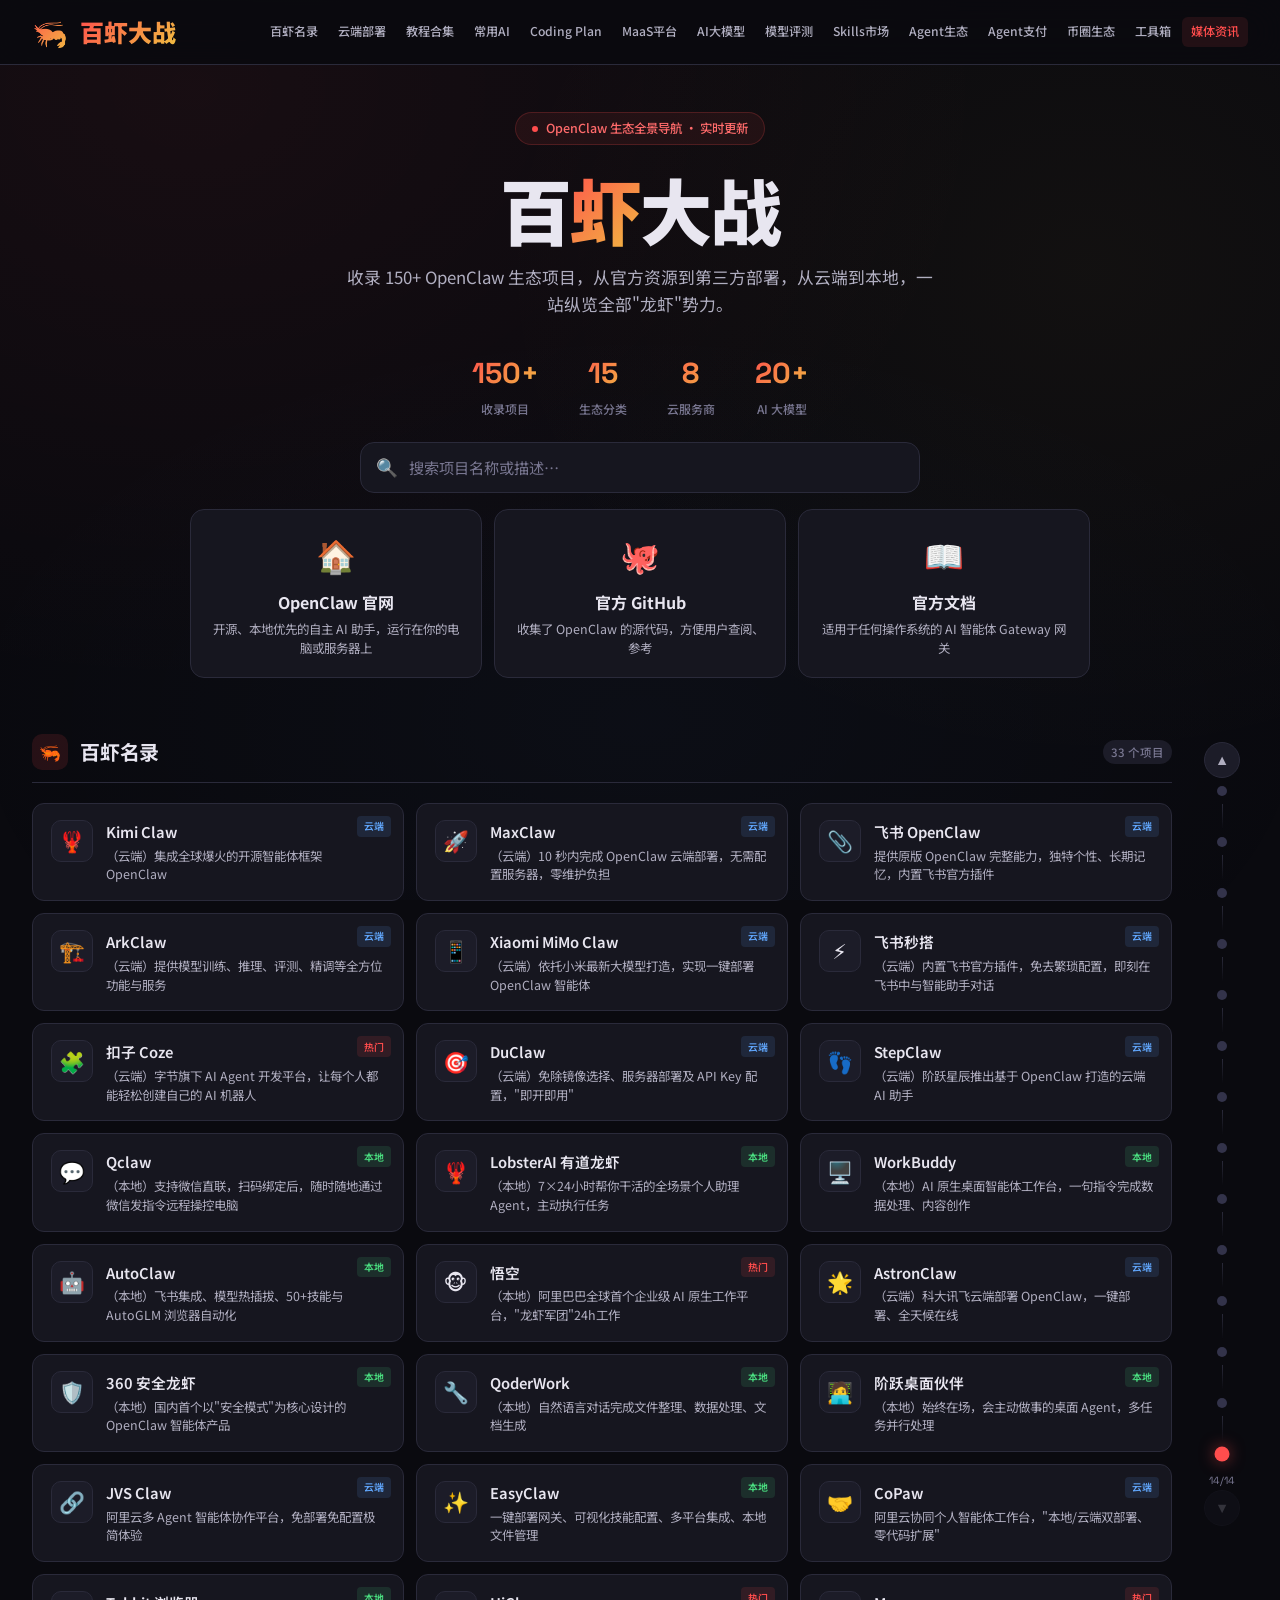
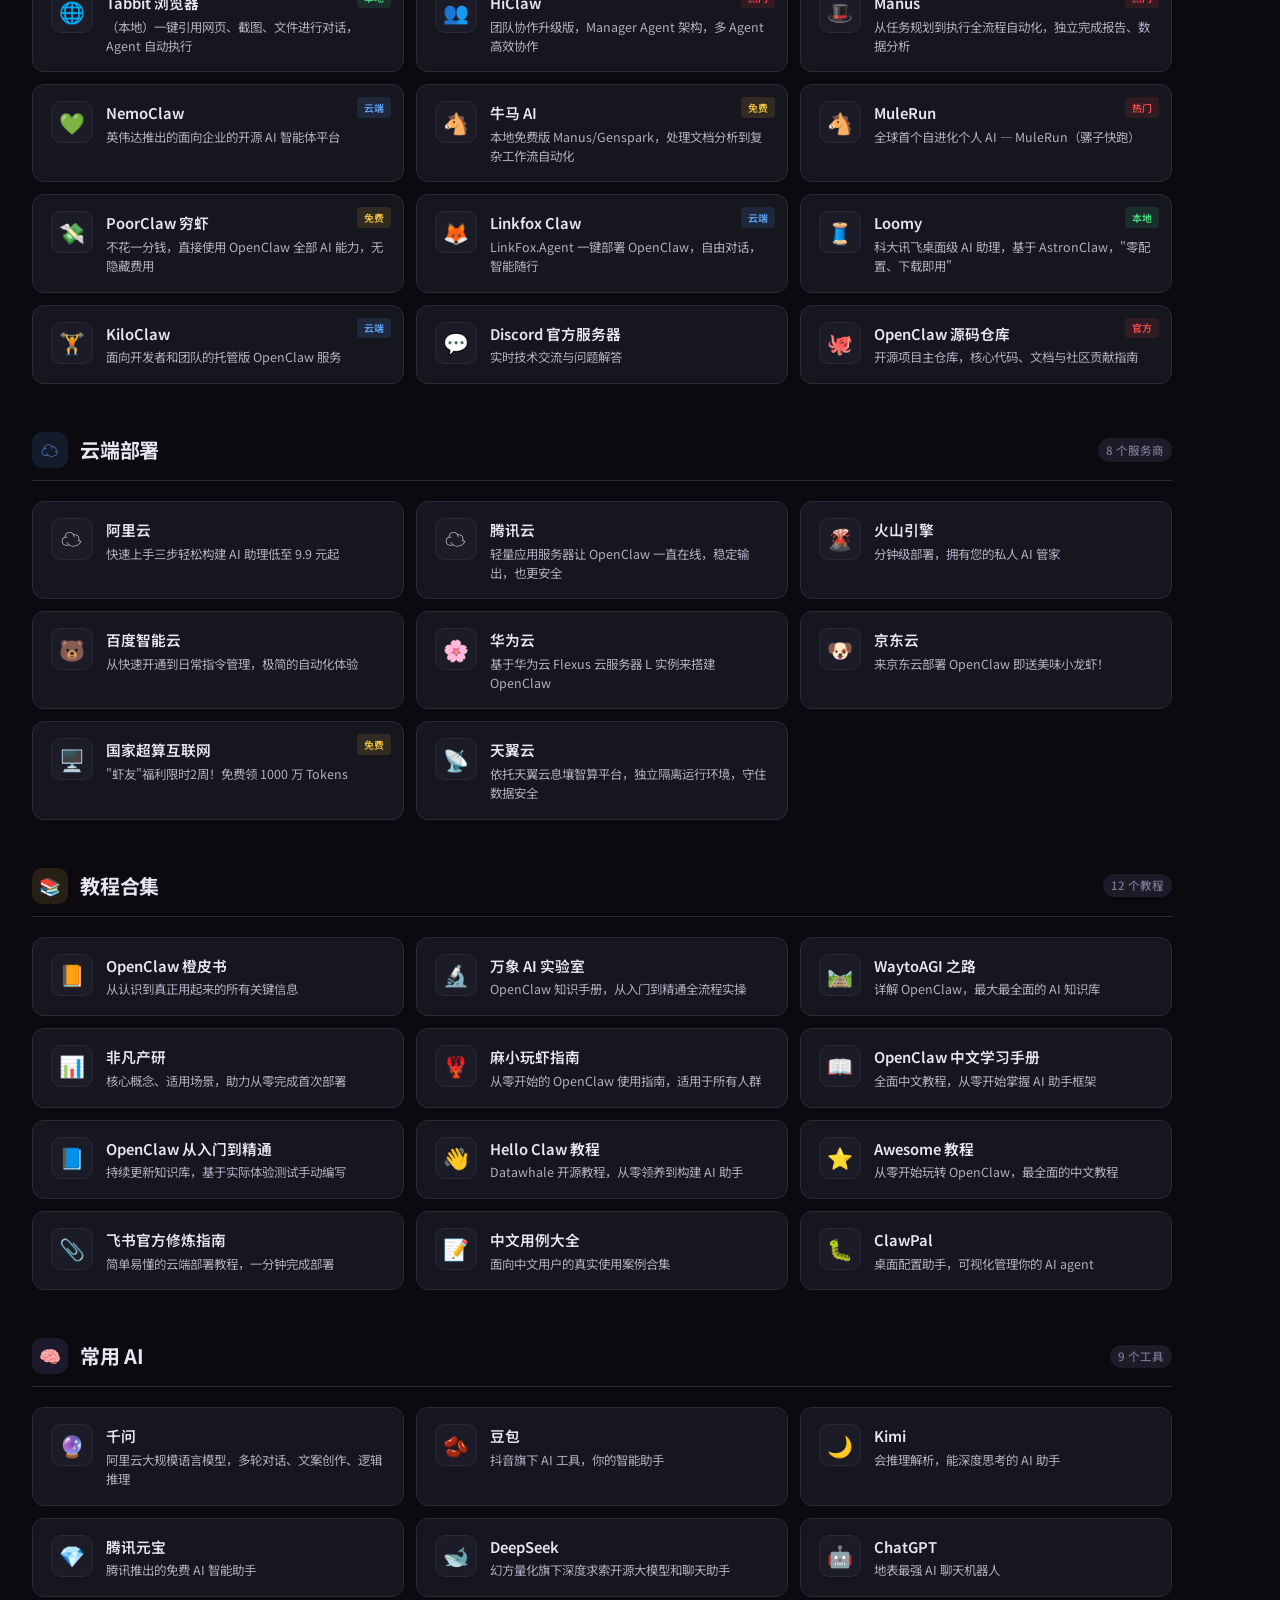
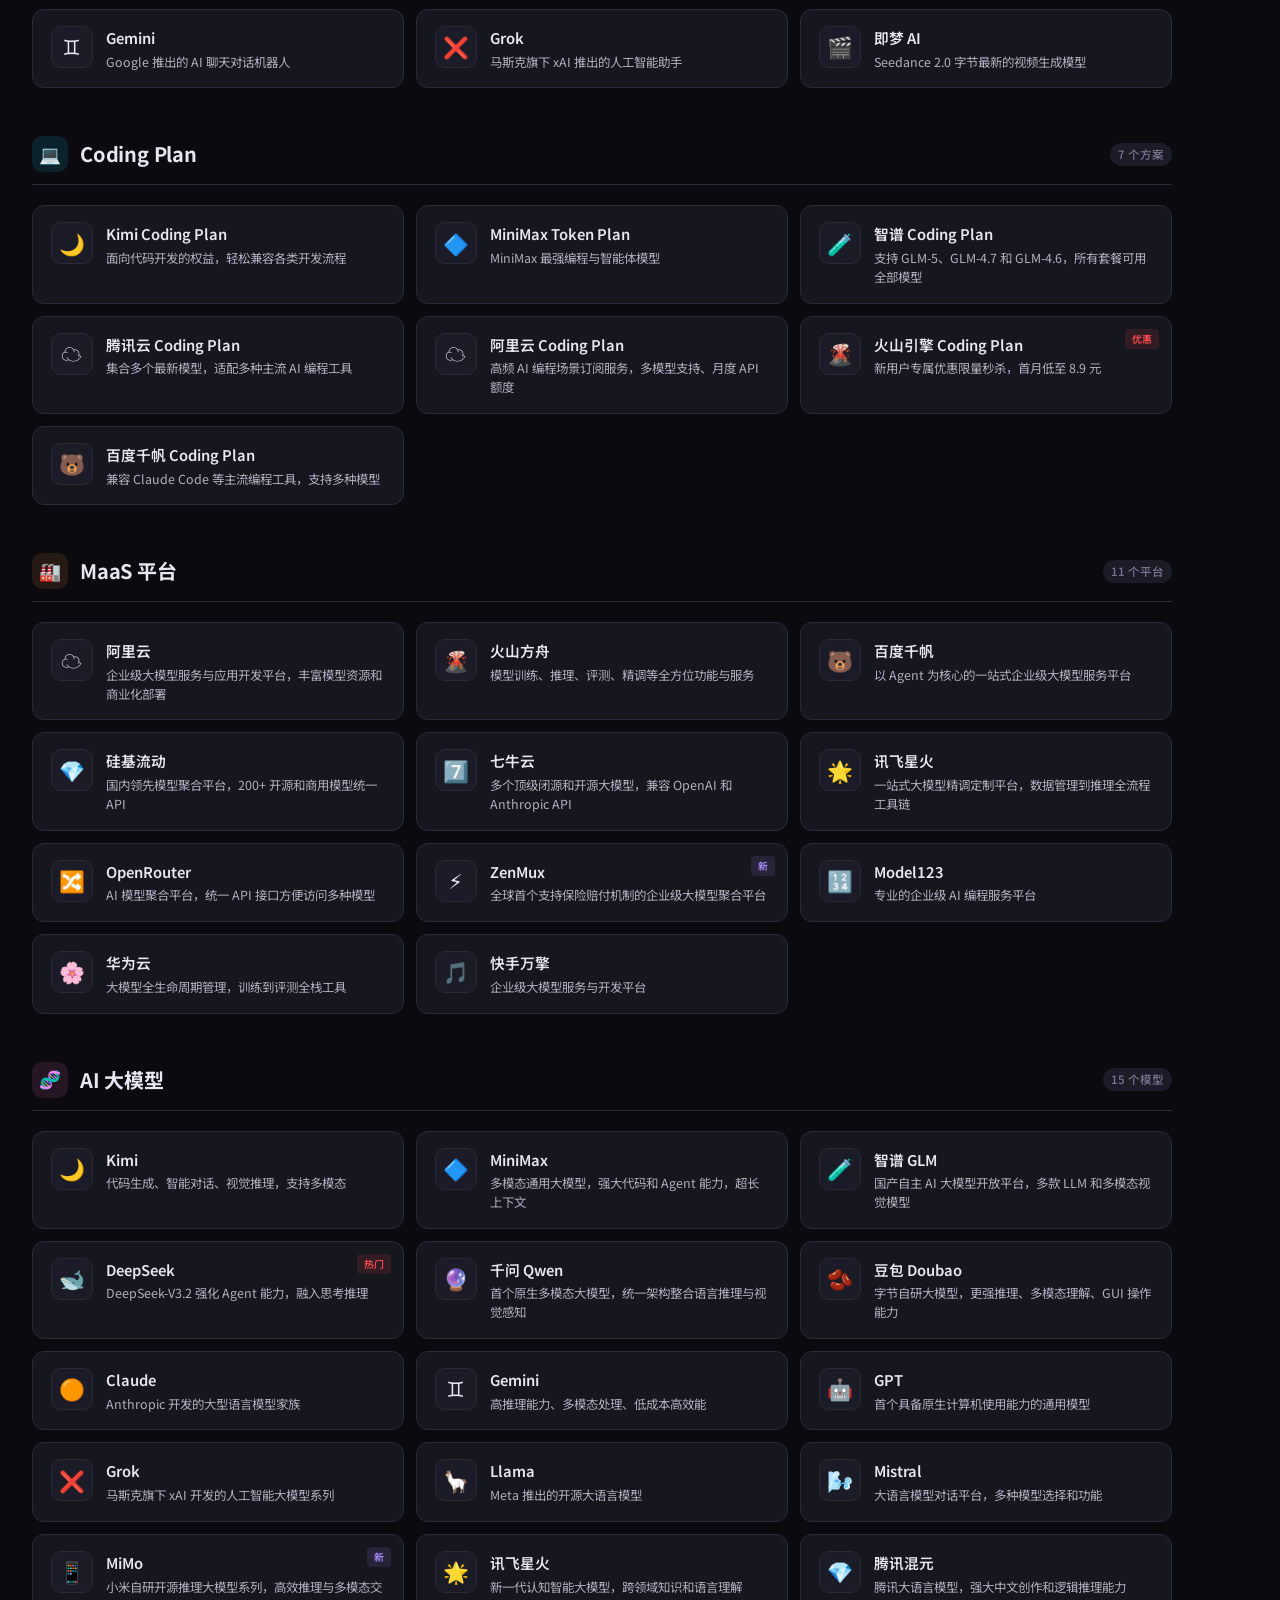
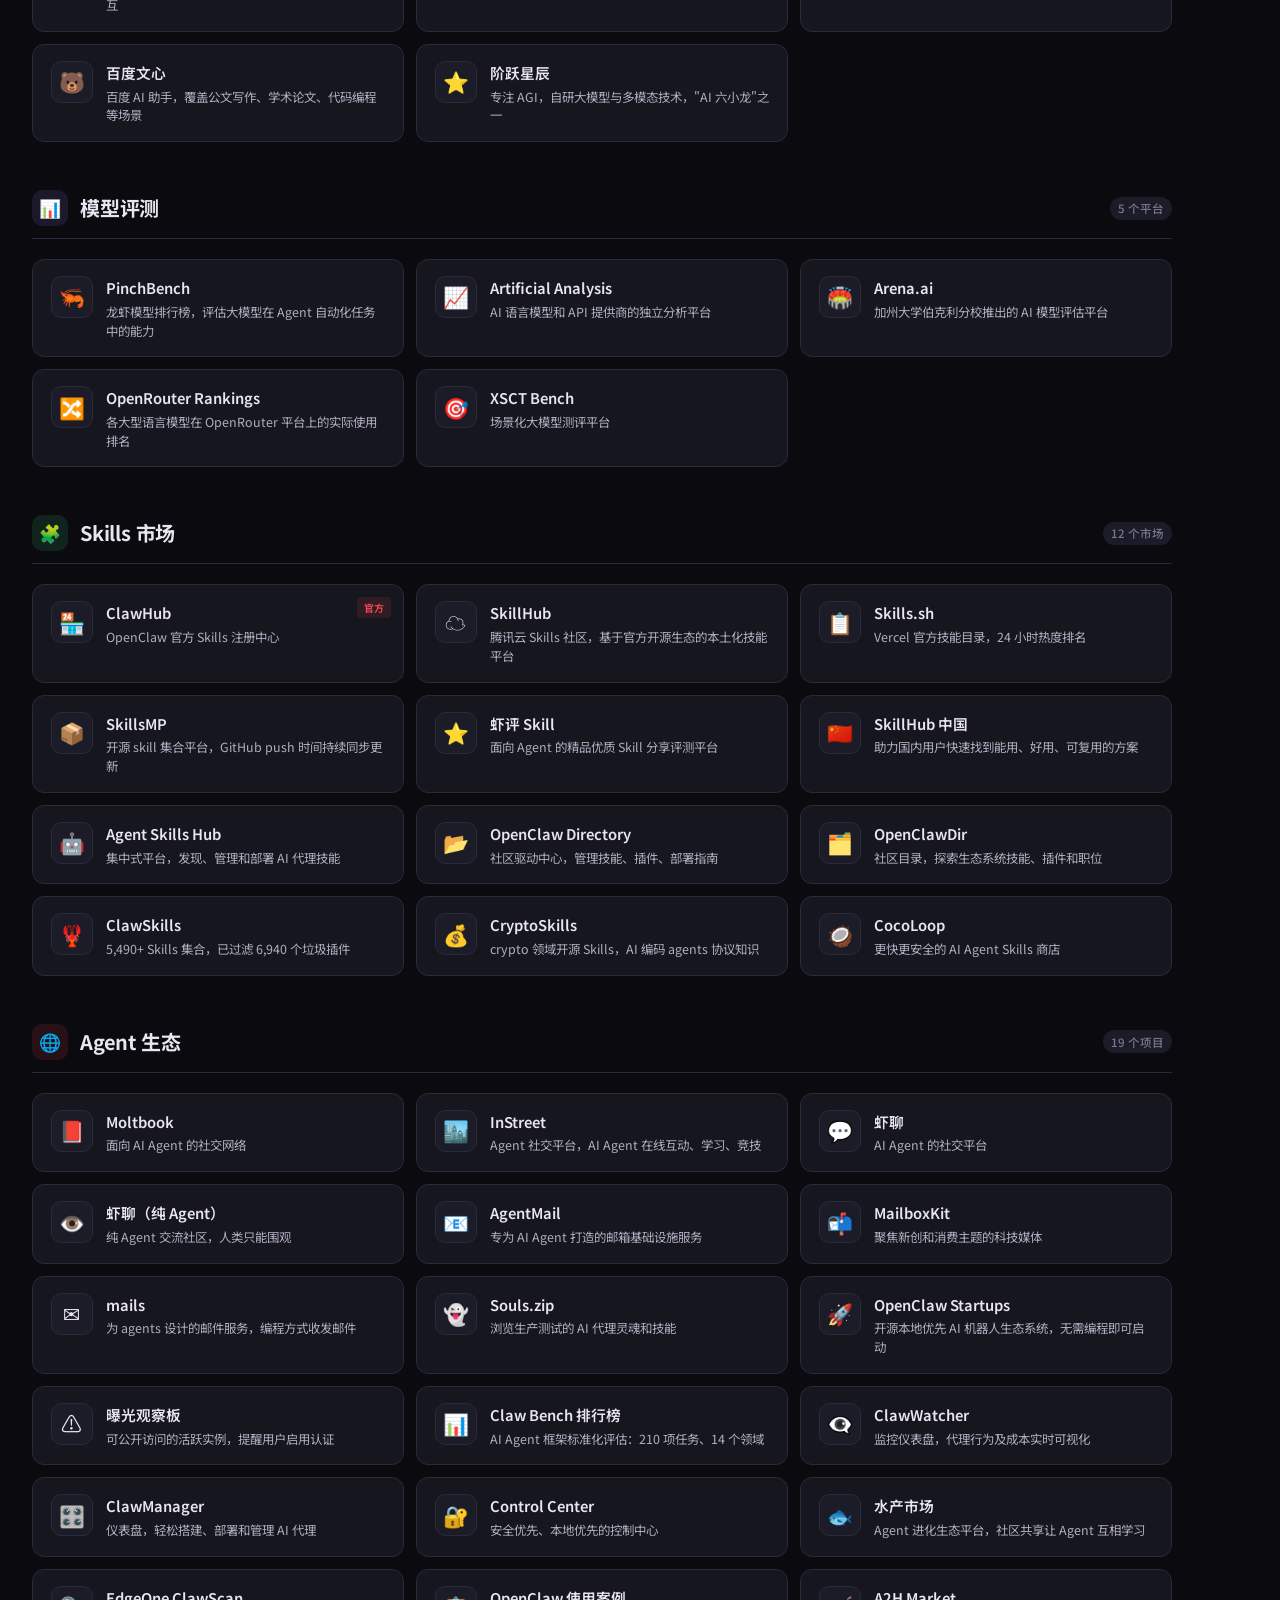
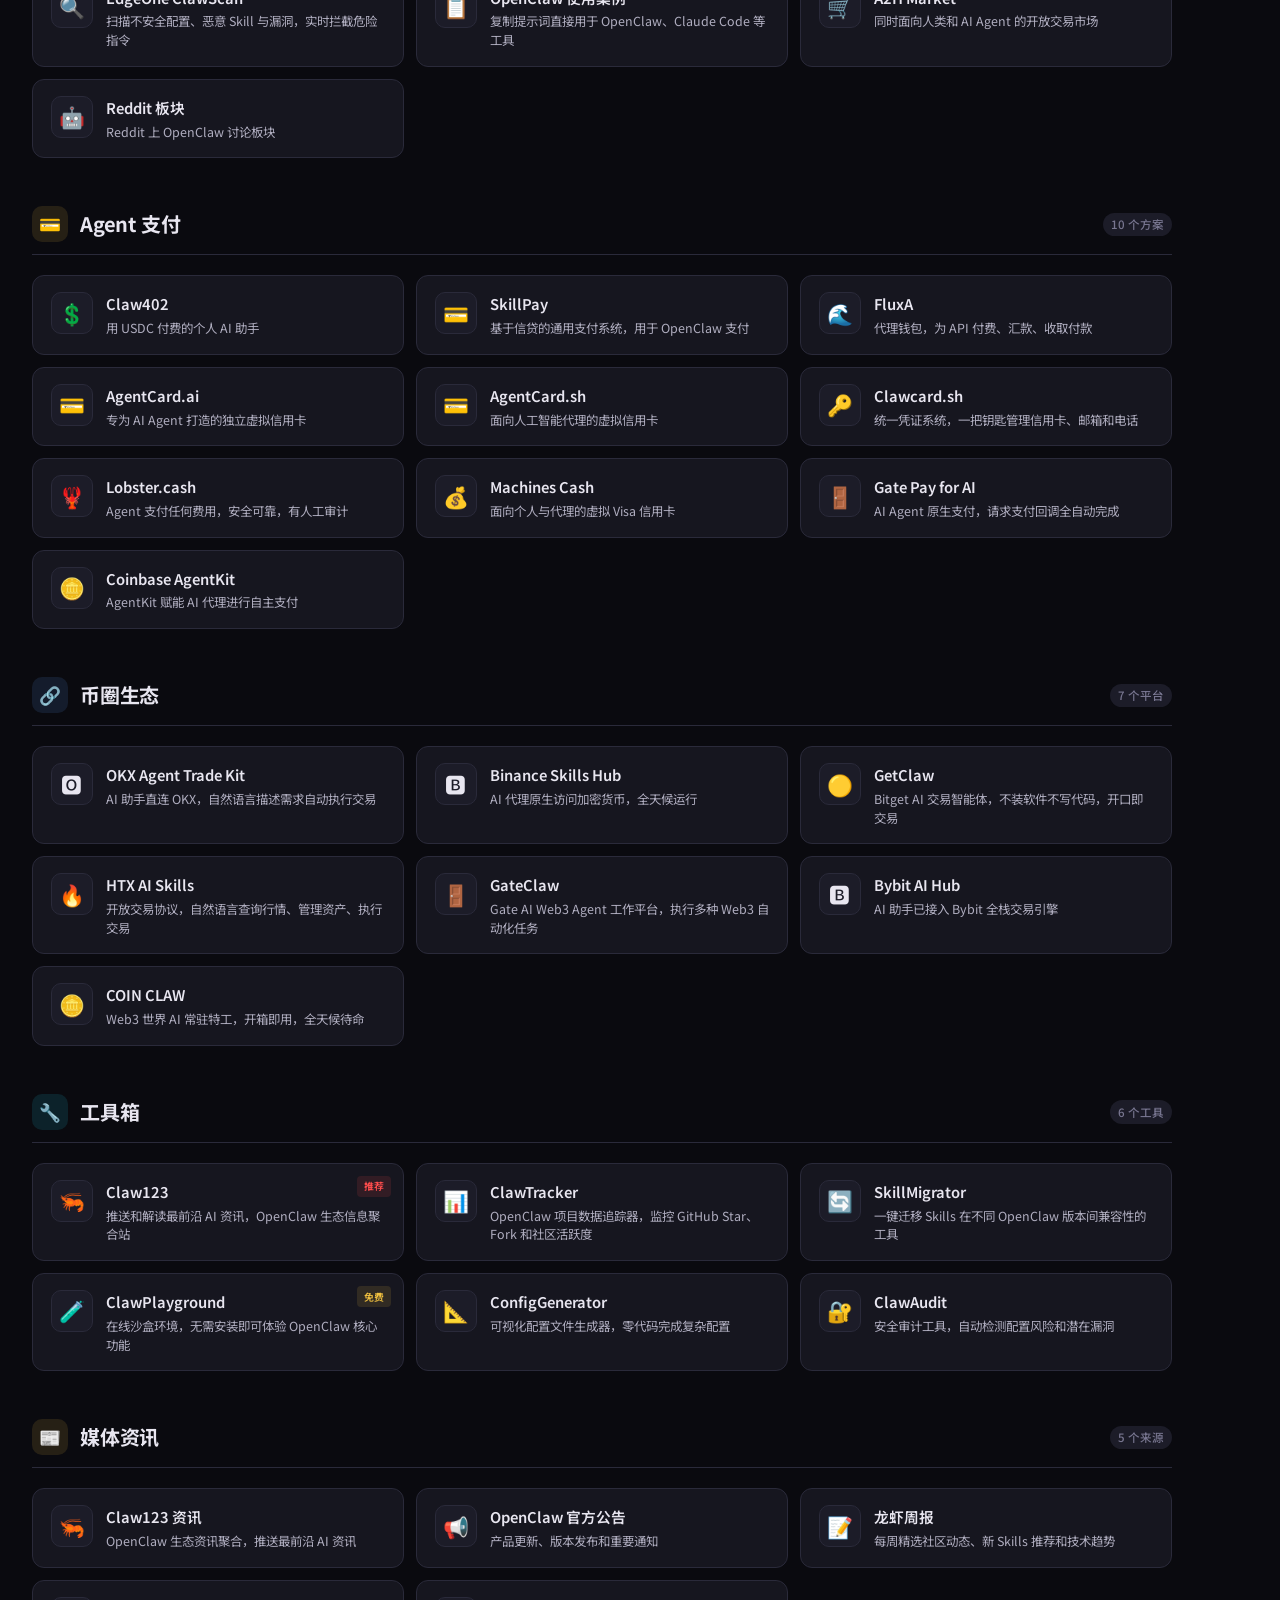
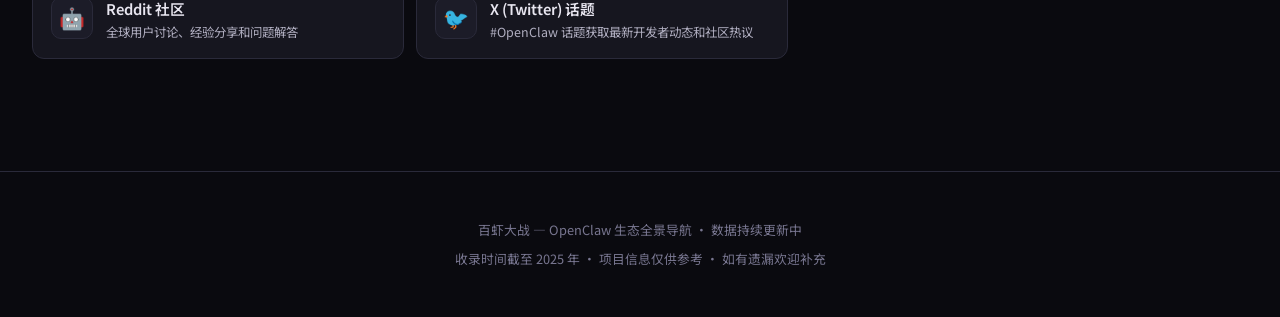
<file: claw123/index.html>
<!DOCTYPE html>
<html lang="zh-CN">
<head>
<meta charset="UTF-8">
<meta name="viewport" content="width=device-width, initial-scale=1.0">
<title>百虾大战 — OpenClaw 生态全景导航</title>
<link rel="preconnect" href="https://fonts.googleapis.com">
<link rel="preconnect" href="https://fonts.gstatic.com" crossorigin>
<link href="https://fonts.googleapis.com/css2?family=Space+Grotesk:wght@400;500;600;700&family=Noto+Sans+SC:wght@300;400;500;600;700;900&family=JetBrains+Mono:wght@400;500&display=swap" rel="stylesheet">
<style>
*,*::before,*::after{margin:0;padding:0;box-sizing:border-box}
:root{
  --bg:#0a0a0f;--surface:#16161f;--surface2:#1c1c28;
  --border:#2a2a3a;--border2:#33334a;
  --accent:#ff4d4d;--accent2:#ff6b6b;
  --gold:#f0c040;--gold2:#e0b030;
  --text:#e8e6f0;--text2:#b0aec0;--text3:#787690;
  --green:#4ade80;--blue:#60a5fa;--purple:#a78bfa;
  --orange:#fb923c;--cyan:#22d3ee;--pink:#f472b6;
}
html{scroll-behavior:smooth;font-size:16px}
body{
  font-family:'Noto Sans SC','Space Grotesk',system-ui,sans-serif;
  background:var(--bg);color:var(--text);line-height:1.6;
  min-height:100vh;overflow-x:hidden;
}
body::before{
  content:'';position:fixed;inset:0;
  background:
    radial-gradient(ellipse 800px 600px at 15% 10%,rgba(255,77,77,.06),transparent),
    radial-gradient(ellipse 600px 500px at 85% 30%,rgba(240,192,64,.04),transparent),
    radial-gradient(ellipse 700px 400px at 50% 80%,rgba(96,165,250,.03),transparent);
  pointer-events:none;z-index:0;
}
::-webkit-scrollbar{width:6px}
::-webkit-scrollbar-track{background:var(--bg)}
::-webkit-scrollbar-thumb{background:var(--border2);border-radius:3px}

/* Header */
.header{
  position:fixed;top:0;left:0;right:0;z-index:100;
  background:rgba(10,10,15,.92);backdrop-filter:blur(20px) saturate(1.4);
  border-bottom:1px solid var(--border);padding:0 2rem;
}
.header-inner{
  max-width:1400px;margin:0 auto;
  display:flex;align-items:center;justify-content:space-between;height:64px;
}
.logo{display:flex;align-items:center;gap:.75rem;font-weight:900;font-size:1.5rem;color:var(--text);text-decoration:none}
.logo-icon{font-size:1.8rem}
.logo span{background:linear-gradient(135deg,var(--accent),var(--gold));-webkit-background-clip:text;-webkit-text-fill-color:transparent}
.nav-links{display:flex;gap:.15rem;align-items:center;flex-wrap:wrap;justify-content:flex-end}
.nav-links a{
  color:var(--text2);text-decoration:none;font-size:.76rem;font-weight:500;
  padding:.3rem .55rem;border-radius:6px;transition:all .2s;white-space:nowrap;
}
.nav-links a:hover{color:var(--text);background:var(--surface2)}
.nav-links a.active{color:var(--accent);background:rgba(255,77,77,.1)}
.nav-toggle{display:none;background:none;border:none;color:var(--text);font-size:1.3rem;cursor:pointer}

/* Hero */
.hero{position:relative;z-index:1;text-align:center;padding:calc(64px + 3rem) 2rem 2.5rem}
.hero-badge{
  display:inline-flex;align-items:center;gap:.5rem;
  background:rgba(255,77,77,.08);border:1px solid rgba(255,77,77,.2);
  padding:.35rem 1rem;border-radius:100px;font-size:.78rem;color:var(--accent2);font-weight:500;
  margin-bottom:1.5rem;
}
.hero-badge .dot{width:6px;height:6px;border-radius:50%;background:var(--accent);animation:pulse 2s infinite}
@keyframes pulse{0%,100%{opacity:1}50%{opacity:.3}}
.hero h1{font-size:clamp(2.5rem,6vw,4.5rem);font-weight:900;letter-spacing:-.03em;line-height:1.1;margin-bottom:1rem}
.hero h1 .highlight{
  background:linear-gradient(135deg,var(--accent),var(--gold),var(--accent2));
  -webkit-background-clip:text;-webkit-text-fill-color:transparent;
  background-size:200% 200%;animation:gradient 4s ease infinite;
}
@keyframes gradient{0%,100%{background-position:0% 50%}50%{background-position:100% 50%}}
.hero p{font-size:1.05rem;color:var(--text2);max-width:600px;margin:0 auto 2rem}
.stats{display:flex;justify-content:center;gap:2.5rem;margin-bottom:1.5rem}
.stat{text-align:center}
.stat-num{font-size:1.8rem;font-weight:900;font-family:'Space Grotesk',monospace;background:linear-gradient(135deg,var(--accent),var(--gold));-webkit-background-clip:text;-webkit-text-fill-color:transparent}
.stat-label{font-size:.75rem;color:var(--text3);font-weight:500;margin-top:.15rem}
.search-wrap{max-width:560px;margin:0 auto 1rem;position:relative}
.search-wrap input{
  width:100%;padding:.85rem 1.2rem .85rem 3rem;
  background:var(--surface);border:1px solid var(--border);border-radius:14px;
  color:var(--text);font-size:.95rem;font-family:inherit;outline:none;transition:all .3s;
}
.search-wrap input::placeholder{color:var(--text3)}
.search-wrap input:focus{border-color:var(--accent);box-shadow:0 0 0 3px rgba(255,77,77,.1)}
.search-wrap .search-icon{position:absolute;left:1rem;top:50%;transform:translateY(-50%);color:var(--text3);font-size:1.1rem;pointer-events:none}

/* Hero cards */
.hero-cards{display:grid;grid-template-columns:repeat(3,1fr);gap:.75rem;max-width:900px;margin:0 auto 1rem}
.hero-card{
  background:var(--surface);border:1px solid var(--border);border-radius:14px;
  padding:1.2rem;text-align:center;text-decoration:none;color:var(--text);
  transition:all .25s;cursor:pointer;position:relative;overflow:hidden;
}
.hero-card::before{content:'';position:absolute;inset:0;opacity:0;transition:opacity .3s}
.hero-card:nth-child(1)::before{background:linear-gradient(135deg,rgba(255,77,77,.06),transparent)}
.hero-card:nth-child(2)::before{background:linear-gradient(135deg,rgba(240,192,64,.06),transparent)}
.hero-card:nth-child(3)::before{background:linear-gradient(135deg,rgba(96,165,250,.06),transparent)}
.hero-card:hover{transform:translateY(-3px);border-color:var(--border2);box-shadow:0 10px 40px rgba(0,0,0,.3)}
.hero-card:hover::before{opacity:1}
.hero-card .hc-icon{font-size:2rem;margin-bottom:.6rem;position:relative;z-index:1}
.hero-card .hc-name{font-weight:700;font-size:1rem;margin-bottom:.3rem;position:relative;z-index:1}
.hero-card .hc-desc{font-size:.78rem;color:var(--text2);position:relative;z-index:1;line-height:1.5}

/* Main layout */
.page-wrap{display:flex;max-width:1460px;margin:0 auto;position:relative;z-index:1;padding:0 2rem 4rem;gap:1.5rem}
.main-content{flex:1;min-width:0}

/* Side nav */
.side-nav{
  position:sticky;top:80px;width:52px;flex-shrink:0;
  display:flex;flex-direction:column;align-items:center;
  padding:.5rem 0;max-height:calc(100vh - 100px);
}
.side-nav .sn-item{
  width:44px;display:flex;flex-direction:column;align-items:center;
  padding:.5rem 0;cursor:pointer;transition:all .2s;position:relative;
}
.side-nav .sn-dot{
  width:10px;height:10px;border-radius:50%;
  background:var(--border2);transition:all .3s;flex-shrink:0;
}
.side-nav .sn-item:hover .sn-dot{background:var(--text2);transform:scale(1.3)}
.side-nav .sn-item.active .sn-dot{
  background:var(--accent);transform:scale(1.5);
  box-shadow:0 0 10px rgba(255,77,77,.5);
}
.side-nav .sn-label{
  position:absolute;right:calc(100% + 10px);
  background:var(--surface2);border:1px solid var(--border);
  padding:.3rem .7rem;border-radius:6px;
  font-size:.72rem;color:var(--text);white-space:nowrap;
  opacity:0;pointer-events:none;transition:opacity .2s;
  box-shadow:0 4px 12px rgba(0,0,0,.4);
}
.side-nav .sn-item:hover .sn-label{opacity:1}
.side-nav .sn-line{width:1px;flex:1;background:linear-gradient(180deg,var(--border),transparent);min-height:6px}
.side-nav .sn-arrow{
  width:36px;height:36px;border-radius:50%;
  background:var(--surface2);border:1px solid var(--border);
  color:var(--text2);font-size:.9rem;cursor:pointer;
  display:flex;align-items:center;justify-content:center;
  transition:all .2s;flex-shrink:0;
}
.side-nav .sn-arrow:hover{background:var(--accent);color:#fff;border-color:var(--accent)}
.side-nav .sn-arrow:disabled{opacity:.25;pointer-events:none}
.side-page-num{font-family:'Space Grotesk',monospace;font-size:.65rem;color:var(--text3);margin-top:.4rem;flex-shrink:0}

/* Section */
.section{margin-bottom:3rem;scroll-margin-top:80px}
.section-header{
  display:flex;align-items:center;gap:.75rem;
  margin-bottom:1.25rem;padding-bottom:.75rem;border-bottom:1px solid var(--border);
}
.section-icon{width:36px;height:36px;border-radius:10px;display:flex;align-items:center;justify-content:center;font-size:1.1rem;flex-shrink:0}
.section-title{font-size:1.25rem;font-weight:700;letter-spacing:-.01em}
.section-count{font-size:.72rem;color:var(--text3);background:var(--surface2);padding:.15rem .5rem;border-radius:100px;font-weight:500;margin-left:auto}

/* Cards */
.card-grid{display:grid;grid-template-columns:repeat(auto-fill,minmax(280px,1fr));gap:.75rem}
.card-grid.wide{grid-template-columns:repeat(auto-fill,minmax(300px,1fr))}
.card{
  background:var(--surface);border:1px solid var(--border);border-radius:12px;
  padding:1rem 1.1rem;text-decoration:none;color:var(--text);
  transition:all .25s cubic-bezier(.4,0,.2,1);
  display:flex;align-items:flex-start;gap:.85rem;
  position:relative;overflow:hidden;cursor:pointer;
}
.card::before{content:'';position:absolute;inset:0;background:linear-gradient(135deg,rgba(255,77,77,.03),transparent);opacity:0;transition:opacity .3s}
.card:hover{border-color:var(--border2);transform:translateY(-2px);box-shadow:0 8px 30px rgba(0,0,0,.3)}
.card:hover::before{opacity:1}
.card-icon{width:42px;height:42px;border-radius:10px;display:flex;align-items:center;justify-content:center;font-size:1.3rem;flex-shrink:0;background:var(--surface2);border:1px solid var(--border);position:relative;z-index:1}
.card-body{flex:1;min-width:0;position:relative;z-index:1}
.card-name{font-size:.92rem;font-weight:600;margin-bottom:.2rem;white-space:nowrap;overflow:hidden;text-overflow:ellipsis}
.card-desc{font-size:.78rem;color:var(--text2);line-height:1.5;display:-webkit-box;-webkit-line-clamp:2;-webkit-box-orient:vertical;overflow:hidden}
.card-tag{position:absolute;top:.75rem;right:.75rem;font-size:.62rem;padding:.15rem .45rem;border-radius:4px;font-weight:600;z-index:1}
.tag-local{background:rgba(74,222,128,.12);color:var(--green)}
.tag-cloud{background:rgba(96,165,250,.12);color:var(--blue)}
.tag-free{background:rgba(240,192,64,.12);color:var(--gold)}
.tag-hot{background:rgba(255,77,77,.12);color:var(--accent)}
.tag-new{background:rgba(167,139,250,.12);color:var(--purple)}

/* Section icon colors */
.si-official{background:rgba(255,77,77,.12);color:var(--accent)}
.si-deploy{background:rgba(96,165,250,.12);color:var(--blue)}
.si-tutorial{background:rgba(240,192,64,.12);color:var(--gold)}
.si-ai{background:rgba(167,139,250,.12);color:var(--purple)}
.si-coding{background:rgba(34,211,238,.12);color:var(--cyan)}
.si-maas{background:rgba(251,146,60,.12);color:var(--orange)}
.si-model{background:rgba(244,114,182,.12);color:var(--pink)}
.si-skill{background:rgba(74,222,128,.12);color:var(--green)}
.si-agent{background:rgba(255,77,77,.12);color:var(--accent2)}
.si-pay{background:rgba(240,192,64,.12);color:var(--gold2)}
.si-crypto{background:rgba(96,165,250,.12);color:var(--blue)}
.si-bench{background:rgba(167,139,250,.12);color:var(--purple)}
.si-tools{background:rgba(34,211,238,.12);color:var(--cyan)}
.si-media{background:rgba(240,192,64,.12);color:var(--gold)}

/* Footer */
.footer{text-align:center;padding:3rem 2rem;border-top:1px solid var(--border);color:var(--text3);font-size:.8rem;position:relative;z-index:1}

/* Back to top */
.back-top{
  position:fixed;bottom:2rem;right:2rem;z-index:99;
  width:42px;height:42px;border-radius:50%;
  background:var(--surface2);border:1px solid var(--border);
  color:var(--text2);font-size:1.1rem;cursor:pointer;
  display:flex;align-items:center;justify-content:center;
  transition:all .2s;opacity:0;pointer-events:none;
}
.back-top.show{opacity:1;pointer-events:auto}
.back-top:hover{background:var(--accent);color:#fff;border-color:var(--accent)}

/* Responsive */
@media(max-width:1100px){.side-nav{display:none}.page-wrap{padding:0 1.5rem 3rem}}
@media(max-width:900px){
  .hero-cards{grid-template-columns:1fr}
  .nav-links{
    display:none;position:fixed;top:64px;left:0;right:0;
    background:rgba(10,10,15,.97);backdrop-filter:blur(20px);
    flex-direction:column;padding:1rem;gap:.25rem;border-bottom:1px solid var(--border);
  }
  .nav-links.open{display:flex}
  .nav-toggle{display:block}
  .stats{gap:1.5rem}
  .card-grid{grid-template-columns:1fr}
  .page-wrap{padding:0 1rem 3rem}
}
@media(max-width:600px){
  .header{padding:0 1rem}
  .hero{padding:calc(64px + 2rem) 1rem 2rem}
  .hero h1{font-size:2rem}
  .stats{gap:1rem;flex-wrap:wrap}
  .stat-num{font-size:1.4rem}
  .card-grid,.card-grid.wide{grid-template-columns:1fr}
}
</style>
</head>
<body>

<header class="header">
  <div class="header-inner">
    <a href="#top" class="logo" onclick="window.scrollTo({top:0,behavior:'smooth'});return false">
      <span class="logo-icon">🦐</span>
      <span>百虾大战</span>
    </a>
    <button class="nav-toggle" onclick="document.querySelector('.nav-links').classList.toggle('open')" aria-label="菜单">☰</button>
    <nav class="nav-links" id="topNav">
      <a href="#variants">百虾名录</a>
      <a href="#deploy">云端部署</a>
      <a href="#tutorials">教程合集</a>
      <a href="#ai">常用AI</a>
      <a href="#coding">Coding Plan</a>
      <a href="#maas">MaaS平台</a>
      <a href="#models">AI大模型</a>
      <a href="#benchmarks">模型评测</a>
      <a href="#skills">Skills市场</a>
      <a href="#agent">Agent生态</a>
      <a href="#pay">Agent支付</a>
      <a href="#crypto">币圈生态</a>
      <a href="#tools">工具箱</a>
      <a href="#media">媒体资讯</a>
    </nav>
  </div>
</header>

<section class="hero" id="top">
  <div class="hero-badge"><span class="dot"></span> OpenClaw 生态全景导航 · 实时更新</div>
  <h1>百<span class="highlight">虾</span>大战</h1>
  <p>收录 150+ OpenClaw 生态项目，从官方资源到第三方部署，从云端到本地，一站纵览全部"龙虾"势力。</p>
  <div class="stats">
    <div class="stat"><div class="stat-num" data-target="150">150+</div><div class="stat-label">收录项目</div></div>
    <div class="stat"><div class="stat-num" data-target="15">15</div><div class="stat-label">生态分类</div></div>
    <div class="stat"><div class="stat-num" data-target="8">8</div><div class="stat-label">云服务商</div></div>
    <div class="stat"><div class="stat-num" data-target="20">20+</div><div class="stat-label">AI 大模型</div></div>
  </div>
  <div class="search-wrap">
    <span class="search-icon">🔍</span>
    <input type="text" id="searchInput" placeholder="搜索项目名称或描述…" oninput="filterCards()">
  </div>
  <div class="hero-cards">
    <a class="hero-card" href="https://www.openclaw.ai" target="_blank" rel="noopener">
      <div class="hc-icon">🏠</div><div class="hc-name">OpenClaw 官网</div>
      <div class="hc-desc">开源、本地优先的自主 AI 助手，运行在你的电脑或服务器上</div>
    </a>
    <a class="hero-card" href="https://github.com/openclaw" target="_blank" rel="noopener">
      <div class="hc-icon">🐙</div><div class="hc-name">官方 GitHub</div>
      <div class="hc-desc">收集了 OpenClaw 的源代码，方便用户查阅、参考</div>
    </a>
    <a class="hero-card" href="https://docs.openclaw.ai" target="_blank" rel="noopener">
      <div class="hc-icon">📖</div><div class="hc-name">官方文档</div>
      <div class="hc-desc">适用于任何操作系统的 AI 智能体 Gateway 网关</div>
    </a>
  </div>
</section>

<div class="page-wrap">
<main class="main-content" id="content">

  <!-- 百虾名录 -->
  <section class="section" id="variants">
    <div class="section-header">
      <div class="section-icon si-official">🦐</div>
      <h2 class="section-title">百虾名录</h2>
      <span class="section-count">33 个项目</span>
    </div>
    <div class="card-grid wide">
      <a class="card" href="https://kimi.ai" target="_blank" rel="noopener"><div class="card-icon">🦞</div><div class="card-body"><div class="card-name">Kimi Claw</div><div class="card-desc">（云端）集成全球爆火的开源智能体框架 OpenClaw</div></div><span class="card-tag tag-cloud">云端</span></a>
      <a class="card" href="#"><div class="card-icon">🚀</div><div class="card-body"><div class="card-name">MaxClaw</div><div class="card-desc">（云端）10 秒内完成 OpenClaw 云端部署，无需配置服务器，零维护负担</div></div><span class="card-tag tag-cloud">云端</span></a>
      <a class="card" href="#"><div class="card-icon">📎</div><div class="card-body"><div class="card-name">飞书 OpenClaw</div><div class="card-desc">提供原版 OpenClaw 完整能力，独特个性、长期记忆，内置飞书官方插件</div></div><span class="card-tag tag-cloud">云端</span></a>
      <a class="card" href="#"><div class="card-icon">🏗️</div><div class="card-body"><div class="card-name">ArkClaw</div><div class="card-desc">（云端）提供模型训练、推理、评测、精调等全方位功能与服务</div></div><span class="card-tag tag-cloud">云端</span></a>
      <a class="card" href="#"><div class="card-icon">📱</div><div class="card-body"><div class="card-name">Xiaomi MiMo Claw</div><div class="card-desc">（云端）依托小米最新大模型打造，实现一键部署 OpenClaw 智能体</div></div><span class="card-tag tag-cloud">云端</span></a>
      <a class="card" href="#"><div class="card-icon">⚡</div><div class="card-body"><div class="card-name">飞书秒搭</div><div class="card-desc">（云端）内置飞书官方插件，免去繁琐配置，即刻在飞书中与智能助手对话</div></div><span class="card-tag tag-cloud">云端</span></a>
      <a class="card" href="https://coze.cn" target="_blank" rel="noopener"><div class="card-icon">🧩</div><div class="card-body"><div class="card-name">扣子 Coze</div><div class="card-desc">（云端）字节旗下 AI Agent 开发平台，让每个人都能轻松创建自己的 AI 机器人</div></div><span class="card-tag tag-hot">热门</span></a>
      <a class="card" href="#"><div class="card-icon">🎯</div><div class="card-body"><div class="card-name">DuClaw</div><div class="card-desc">（云端）免除镜像选择、服务器部署及 API Key 配置，"即开即用"</div></div><span class="card-tag tag-cloud">云端</span></a>
      <a class="card" href="#"><div class="card-icon">👣</div><div class="card-body"><div class="card-name">StepClaw</div><div class="card-desc">（云端）阶跃星辰推出基于 OpenClaw 打造的云端 AI 助手</div></div><span class="card-tag tag-cloud">云端</span></a>
      <a class="card" href="#"><div class="card-icon">💬</div><div class="card-body"><div class="card-name">Qclaw</div><div class="card-desc">（本地）支持微信直联，扫码绑定后，随时随地通过微信发指令远程操控电脑</div></div><span class="card-tag tag-local">本地</span></a>
      <a class="card" href="#"><div class="card-icon">🦞</div><div class="card-body"><div class="card-name">LobsterAI 有道龙虾</div><div class="card-desc">（本地）7×24小时帮你干活的全场景个人助理 Agent，主动执行任务</div></div><span class="card-tag tag-local">本地</span></a>
      <a class="card" href="#"><div class="card-icon">🖥️</div><div class="card-body"><div class="card-name">WorkBuddy</div><div class="card-desc">（本地）AI 原生桌面智能体工作台，一句指令完成数据处理、内容创作</div></div><span class="card-tag tag-local">本地</span></a>
      <a class="card" href="#"><div class="card-icon">🤖</div><div class="card-body"><div class="card-name">AutoClaw</div><div class="card-desc">（本地）飞书集成、模型热插拔、50+技能与 AutoGLM 浏览器自动化</div></div><span class="card-tag tag-local">本地</span></a>
      <a class="card" href="#"><div class="card-icon">🐵</div><div class="card-body"><div class="card-name">悟空</div><div class="card-desc">（本地）阿里巴巴全球首个企业级 AI 原生工作平台，"龙虾军团"24h工作</div></div><span class="card-tag tag-hot">热门</span></a>
      <a class="card" href="#"><div class="card-icon">🌟</div><div class="card-body"><div class="card-name">AstronClaw</div><div class="card-desc">（云端）科大讯飞云端部署 OpenClaw，一键部署、全天候在线</div></div><span class="card-tag tag-cloud">云端</span></a>
      <a class="card" href="#"><div class="card-icon">🛡️</div><div class="card-body"><div class="card-name">360 安全龙虾</div><div class="card-desc">（本地）国内首个以"安全模式"为核心设计的 OpenClaw 智能体产品</div></div><span class="card-tag tag-local">本地</span></a>
      <a class="card" href="#"><div class="card-icon">🔧</div><div class="card-body"><div class="card-name">QoderWork</div><div class="card-desc">（本地）自然语言对话完成文件整理、数据处理、文档生成</div></div><span class="card-tag tag-local">本地</span></a>
      <a class="card" href="#"><div class="card-icon">🧑‍💻</div><div class="card-body"><div class="card-name">阶跃桌面伙伴</div><div class="card-desc">（本地）始终在场，会主动做事的桌面 Agent，多任务并行处理</div></div><span class="card-tag tag-local">本地</span></a>
      <a class="card" href="#"><div class="card-icon">🔗</div><div class="card-body"><div class="card-name">JVS Claw</div><div class="card-desc">阿里云多 Agent 智能体协作平台，免部署免配置极简体验</div></div><span class="card-tag tag-cloud">云端</span></a>
      <a class="card" href="#"><div class="card-icon">✨</div><div class="card-body"><div class="card-name">EasyClaw</div><div class="card-desc">一键部署网关、可视化技能配置、多平台集成、本地文件管理</div></div><span class="card-tag tag-local">本地</span></a>
      <a class="card" href="#"><div class="card-icon">🤝</div><div class="card-body"><div class="card-name">CoPaw</div><div class="card-desc">阿里云协同个人智能体工作台，"本地/云端双部署、零代码扩展"</div></div><span class="card-tag tag-cloud">云端</span></a>
      <a class="card" href="#"><div class="card-icon">🌐</div><div class="card-body"><div class="card-name">Tabbit 浏览器</div><div class="card-desc">（本地）一键引用网页、截图、文件进行对话，Agent 自动执行</div></div><span class="card-tag tag-local">本地</span></a>
      <a class="card" href="#"><div class="card-icon">👥</div><div class="card-body"><div class="card-name">HiClaw</div><div class="card-desc">团队协作升级版，Manager Agent 架构，多 Agent 高效协作</div></div><span class="card-tag tag-hot">热门</span></a>
      <a class="card" href="https://manus.ai" target="_blank" rel="noopener"><div class="card-icon">🎩</div><div class="card-body"><div class="card-name">Manus</div><div class="card-desc">从任务规划到执行全流程自动化，独立完成报告、数据分析</div></div><span class="card-tag tag-hot">热门</span></a>
      <a class="card" href="#"><div class="card-icon">💚</div><div class="card-body"><div class="card-name">NemoClaw</div><div class="card-desc">英伟达推出的面向企业的开源 AI 智能体平台</div></div><span class="card-tag tag-cloud">云端</span></a>
      <a class="card" href="#"><div class="card-icon">🐴</div><div class="card-body"><div class="card-name">牛马 AI</div><div class="card-desc">本地免费版 Manus/Genspark，处理文档分析到复杂工作流自动化</div></div><span class="card-tag tag-free">免费</span></a>
      <a class="card" href="#"><div class="card-icon">🐴</div><div class="card-body"><div class="card-name">MuleRun</div><div class="card-desc">全球首个自进化个人 AI — MuleRun（骡子快跑）</div></div><span class="card-tag tag-hot">热门</span></a>
      <a class="card" href="#"><div class="card-icon">💸</div><div class="card-body"><div class="card-name">PoorClaw 穷虾</div><div class="card-desc">不花一分钱，直接使用 OpenClaw 全部 AI 能力，无隐藏费用</div></div><span class="card-tag tag-free">免费</span></a>
      <a class="card" href="#"><div class="card-icon">🦊</div><div class="card-body"><div class="card-name">Linkfox Claw</div><div class="card-desc">LinkFox.Agent 一键部署 OpenClaw，自由对话，智能随行</div></div><span class="card-tag tag-cloud">云端</span></a>
      <a class="card" href="#"><div class="card-icon">🧵</div><div class="card-body"><div class="card-name">Loomy</div><div class="card-desc">科大讯飞桌面级 AI 助理，基于 AstronClaw，"零配置、下载即用"</div></div><span class="card-tag tag-local">本地</span></a>
      <a class="card" href="#"><div class="card-icon">🏋️</div><div class="card-body"><div class="card-name">KiloClaw</div><div class="card-desc">面向开发者和团队的托管版 OpenClaw 服务</div></div><span class="card-tag tag-cloud">云端</span></a>
      <a class="card" href="https://discord.gg/openclaw" target="_blank" rel="noopener"><div class="card-icon">💬</div><div class="card-body"><div class="card-name">Discord 官方服务器</div><div class="card-desc">实时技术交流与问题解答</div></div></a>
      <a class="card" href="https://github.com/openclaw/openclaw" target="_blank" rel="noopener"><div class="card-icon">🐙</div><div class="card-body"><div class="card-name">OpenClaw 源码仓库</div><div class="card-desc">开源项目主仓库，核心代码、文档与社区贡献指南</div></div><span class="card-tag tag-hot">官方</span></a>
    </div>
  </section>

  <!-- 云端部署 -->
  <section class="section" id="deploy">
    <div class="section-header">
      <div class="section-icon si-deploy">☁️</div>
      <h2 class="section-title">云端部署</h2>
      <span class="section-count">8 个服务商</span>
    </div>
    <div class="card-grid">
      <a class="card" href="https://www.aliyun.com" target="_blank" rel="noopener"><div class="card-icon">☁️</div><div class="card-body"><div class="card-name">阿里云</div><div class="card-desc">快速上手三步轻松构建 AI 助理低至 9.9 元起</div></div></a>
      <a class="card" href="https://cloud.tencent.com" target="_blank" rel="noopener"><div class="card-icon">☁️</div><div class="card-body"><div class="card-name">腾讯云</div><div class="card-desc">轻量应用服务器让 OpenClaw 一直在线，稳定输出，也更安全</div></div></a>
      <a class="card" href="https://www.volcengine.com" target="_blank" rel="noopener"><div class="card-icon">🌋</div><div class="card-body"><div class="card-name">火山引擎</div><div class="card-desc">分钟级部署，拥有您的私人 AI 管家</div></div></a>
      <a class="card" href="https://cloud.baidu.com" target="_blank" rel="noopener"><div class="card-icon">🐻</div><div class="card-body"><div class="card-name">百度智能云</div><div class="card-desc">从快速开通到日常指令管理，极简的自动化体验</div></div></a>
      <a class="card" href="https://www.huaweicloud.com" target="_blank" rel="noopener"><div class="card-icon">🌸</div><div class="card-body"><div class="card-name">华为云</div><div class="card-desc">基于华为云 Flexus 云服务器 L 实例来搭建 OpenClaw</div></div></a>
      <a class="card" href="https://www.jdcloud.com" target="_blank" rel="noopener"><div class="card-icon">🐶</div><div class="card-body"><div class="card-name">京东云</div><div class="card-desc">来京东云部署 OpenClaw 即送美味小龙虾！</div></div></a>
      <a class="card" href="https://www.scnet.cn" target="_blank" rel="noopener"><div class="card-icon">🖥️</div><div class="card-body"><div class="card-name">国家超算互联网</div><div class="card-desc">"虾友"福利限时2周！免费领 1000 万 Tokens</div></div><span class="card-tag tag-free">免费</span></a>
      <a class="card" href="https://www.ctyun.cn" target="_blank" rel="noopener"><div class="card-icon">📡</div><div class="card-body"><div class="card-name">天翼云</div><div class="card-desc">依托天翼云息壤智算平台，独立隔离运行环境，守住数据安全</div></div></a>
    </div>
  </section>

  <!-- 教程合集 -->
  <section class="section" id="tutorials">
    <div class="section-header">
      <div class="section-icon si-tutorial">📚</div>
      <h2 class="section-title">教程合集</h2>
      <span class="section-count">12 个教程</span>
    </div>
    <div class="card-grid">
      <a class="card" href="#"><div class="card-icon">📙</div><div class="card-body"><div class="card-name">OpenClaw 橙皮书</div><div class="card-desc">从认识到真正用起来的所有关键信息</div></div></a>
      <a class="card" href="#"><div class="card-icon">🔬</div><div class="card-body"><div class="card-name">万象 AI 实验室</div><div class="card-desc">OpenClaw 知识手册，从入门到精通全流程实操</div></div></a>
      <a class="card" href="#"><div class="card-icon">🛤️</div><div class="card-body"><div class="card-name">WaytoAGI 之路</div><div class="card-desc">详解 OpenClaw，最大最全面的 AI 知识库</div></div></a>
      <a class="card" href="#"><div class="card-icon">📊</div><div class="card-body"><div class="card-name">非凡产研</div><div class="card-desc">核心概念、适用场景，助力从零完成首次部署</div></div></a>
      <a class="card" href="#"><div class="card-icon">🦞</div><div class="card-body"><div class="card-name">麻小玩虾指南</div><div class="card-desc">从零开始的 OpenClaw 使用指南，适用于所有人群</div></div></a>
      <a class="card" href="#"><div class="card-icon">📖</div><div class="card-body"><div class="card-name">OpenClaw 中文学习手册</div><div class="card-desc">全面中文教程，从零开始掌握 AI 助手框架</div></div></a>
      <a class="card" href="#"><div class="card-icon">📘</div><div class="card-body"><div class="card-name">OpenClaw 从入门到精通</div><div class="card-desc">持续更新知识库，基于实际体验测试手动编写</div></div></a>
      <a class="card" href="#"><div class="card-icon">👋</div><div class="card-body"><div class="card-name">Hello Claw 教程</div><div class="card-desc">Datawhale 开源教程，从零领养到构建 AI 助手</div></div></a>
      <a class="card" href="#"><div class="card-icon">⭐</div><div class="card-body"><div class="card-name">Awesome 教程</div><div class="card-desc">从零开始玩转 OpenClaw，最全面的中文教程</div></div></a>
      <a class="card" href="#"><div class="card-icon">📎</div><div class="card-body"><div class="card-name">飞书官方修炼指南</div><div class="card-desc">简单易懂的云端部署教程，一分钟完成部署</div></div></a>
      <a class="card" href="#"><div class="card-icon">📝</div><div class="card-body"><div class="card-name">中文用例大全</div><div class="card-desc">面向中文用户的真实使用案例合集</div></div></a>
      <a class="card" href="#"><div class="card-icon">🐛</div><div class="card-body"><div class="card-name">ClawPal</div><div class="card-desc">桌面配置助手，可视化管理你的 AI agent</div></div></a>
    </div>
  </section>

  <!-- 常用AI -->
  <section class="section" id="ai">
    <div class="section-header">
      <div class="section-icon si-ai">🧠</div>
      <h2 class="section-title">常用 AI</h2>
      <span class="section-count">9 个工具</span>
    </div>
    <div class="card-grid">
      <a class="card" href="https://tongyi.aliyun.com" target="_blank" rel="noopener"><div class="card-icon">🔮</div><div class="card-body"><div class="card-name">千问</div><div class="card-desc">阿里云大规模语言模型，多轮对话、文案创作、逻辑推理</div></div></a>
      <a class="card" href="https://www.doubao.com" target="_blank" rel="noopener"><div class="card-icon">🫘</div><div class="card-body"><div class="card-name">豆包</div><div class="card-desc">抖音旗下 AI 工具，你的智能助手</div></div></a>
      <a class="card" href="https://kimi.ai" target="_blank" rel="noopener"><div class="card-icon">🌙</div><div class="card-body"><div class="card-name">Kimi</div><div class="card-desc">会推理解析，能深度思考的 AI 助手</div></div></a>
      <a class="card" href="https://yuanbao.tencent.com" target="_blank" rel="noopener"><div class="card-icon">💎</div><div class="card-body"><div class="card-name">腾讯元宝</div><div class="card-desc">腾讯推出的免费 AI 智能助手</div></div></a>
      <a class="card" href="https://chat.deepseek.com" target="_blank" rel="noopener"><div class="card-icon">🐋</div><div class="card-body"><div class="card-name">DeepSeek</div><div class="card-desc">幻方量化旗下深度求索开源大模型和聊天助手</div></div></a>
      <a class="card" href="https://chat.openai.com" target="_blank" rel="noopener"><div class="card-icon">🤖</div><div class="card-body"><div class="card-name">ChatGPT</div><div class="card-desc">地表最强 AI 聊天机器人</div></div></a>
      <a class="card" href="https://gemini.google.com" target="_blank" rel="noopener"><div class="card-icon">♊</div><div class="card-body"><div class="card-name">Gemini</div><div class="card-desc">Google 推出的 AI 聊天对话机器人</div></div></a>
      <a class="card" href="https://grok.x.ai" target="_blank" rel="noopener"><div class="card-icon">❌</div><div class="card-body"><div class="card-name">Grok</div><div class="card-desc">马斯克旗下 xAI 推出的人工智能助手</div></div></a>
      <a class="card" href="https://jimeng.jianying.com" target="_blank" rel="noopener"><div class="card-icon">🎬</div><div class="card-body"><div class="card-name">即梦 AI</div><div class="card-desc">Seedance 2.0 字节最新的视频生成模型</div></div></a>
    </div>
  </section>

  <!-- Coding Plan -->
  <section class="section" id="coding">
    <div class="section-header">
      <div class="section-icon si-coding">💻</div>
      <h2 class="section-title">Coding Plan</h2>
      <span class="section-count">7 个方案</span>
    </div>
    <div class="card-grid">
      <a class="card" href="https://kimi.ai" target="_blank" rel="noopener"><div class="card-icon">🌙</div><div class="card-body"><div class="card-name">Kimi Coding Plan</div><div class="card-desc">面向代码开发的权益，轻松兼容各类开发流程</div></div></a>
      <a class="card" href="#"><div class="card-icon">🔷</div><div class="card-body"><div class="card-name">MiniMax Token Plan</div><div class="card-desc">MiniMax 最强编程与智能体模型</div></div></a>
      <a class="card" href="#"><div class="card-icon">🧪</div><div class="card-body"><div class="card-name">智谱 Coding Plan</div><div class="card-desc">支持 GLM-5、GLM-4.7 和 GLM-4.6，所有套餐可用全部模型</div></div></a>
      <a class="card" href="#"><div class="card-icon">☁️</div><div class="card-body"><div class="card-name">腾讯云 Coding Plan</div><div class="card-desc">集合多个最新模型，适配多种主流 AI 编程工具</div></div></a>
      <a class="card" href="#"><div class="card-icon">☁️</div><div class="card-body"><div class="card-name">阿里云 Coding Plan</div><div class="card-desc">高频 AI 编程场景订阅服务，多模型支持、月度 API 额度</div></div></a>
      <a class="card" href="#"><div class="card-icon">🌋</div><div class="card-body"><div class="card-name">火山引擎 Coding Plan</div><div class="card-desc">新用户专属优惠限量秒杀，首月低至 8.9 元</div></div><span class="card-tag tag-hot">优惠</span></a>
      <a class="card" href="#"><div class="card-icon">🐻</div><div class="card-body"><div class="card-name">百度千帆 Coding Plan</div><div class="card-desc">兼容 Claude Code 等主流编程工具，支持多种模型</div></div></a>
    </div>
  </section>

  <!-- MaaS平台 -->
  <section class="section" id="maas">
    <div class="section-header">
      <div class="section-icon si-maas">🏭</div>
      <h2 class="section-title">MaaS 平台</h2>
      <span class="section-count">11 个平台</span>
    </div>
    <div class="card-grid">
      <a class="card" href="https://www.aliyun.com/product/model" target="_blank" rel="noopener"><div class="card-icon">☁️</div><div class="card-body"><div class="card-name">阿里云</div><div class="card-desc">企业级大模型服务与应用开发平台，丰富模型资源和商业化部署</div></div></a>
      <a class="card" href="https://www.volcengine.com/product/ark" target="_blank" rel="noopener"><div class="card-icon">🌋</div><div class="card-body"><div class="card-name">火山方舟</div><div class="card-desc">模型训练、推理、评测、精调等全方位功能与服务</div></div></a>
      <a class="card" href="https://cloud.baidu.com/product/wenxinworkshop" target="_blank" rel="noopener"><div class="card-icon">🐻</div><div class="card-body"><div class="card-name">百度千帆</div><div class="card-desc">以 Agent 为核心的一站式企业级大模型服务平台</div></div></a>
      <a class="card" href="https://siliconflow.cn" target="_blank" rel="noopener"><div class="card-icon">💎</div><div class="card-body"><div class="card-name">硅基流动</div><div class="card-desc">国内领先模型聚合平台，200+ 开源和商用模型统一 API</div></div></a>
      <a class="card" href="https://www.qiniu.com" target="_blank" rel="noopener"><div class="card-icon">7️⃣</div><div class="card-body"><div class="card-name">七牛云</div><div class="card-desc">多个顶级闭源和开源大模型，兼容 OpenAI 和 Anthropic API</div></div></a>
      <a class="card" href="https://xinghuo.xfyun.cn" target="_blank" rel="noopener"><div class="card-icon">🌟</div><div class="card-body"><div class="card-name">讯飞星火</div><div class="card-desc">一站式大模型精调定制平台，数据管理到推理全流程工具链</div></div></a>
      <a class="card" href="https://openrouter.ai" target="_blank" rel="noopener"><div class="card-icon">🔀</div><div class="card-body"><div class="card-name">OpenRouter</div><div class="card-desc">AI 模型聚合平台，统一 API 接口方便访问多种模型</div></div></a>
      <a class="card" href="#"><div class="card-icon">⚡</div><div class="card-body"><div class="card-name">ZenMux</div><div class="card-desc">全球首个支持保险赔付机制的企业级大模型聚合平台</div></div><span class="card-tag tag-new">新</span></a>
      <a class="card" href="#"><div class="card-icon">🔢</div><div class="card-body"><div class="card-name">Model123</div><div class="card-desc">专业的企业级 AI 编程服务平台</div></div></a>
      <a class="card" href="https://www.huaweicloud.com" target="_blank" rel="noopener"><div class="card-icon">🌸</div><div class="card-body"><div class="card-name">华为云</div><div class="card-desc">大模型全生命周期管理，训练到评测全栈工具</div></div></a>
      <a class="card" href="#"><div class="card-icon">🎵</div><div class="card-body"><div class="card-name">快手万擎</div><div class="card-desc">企业级大模型服务与开发平台</div></div></a>
    </div>
  </section>

  <!-- AI大模型 -->
  <section class="section" id="models">
    <div class="section-header">
      <div class="section-icon si-model">🧬</div>
      <h2 class="section-title">AI 大模型</h2>
      <span class="section-count">15 个模型</span>
    </div>
    <div class="card-grid wide">
      <a class="card" href="https://kimi.ai" target="_blank" rel="noopener"><div class="card-icon">🌙</div><div class="card-body"><div class="card-name">Kimi</div><div class="card-desc">代码生成、智能对话、视觉推理，支持多模态</div></div></a>
      <a class="card" href="https://minimax.chat" target="_blank" rel="noopener"><div class="card-icon">🔷</div><div class="card-body"><div class="card-name">MiniMax</div><div class="card-desc">多模态通用大模型，强大代码和 Agent 能力，超长上下文</div></div></a>
      <a class="card" href="https://open.bigmodel.cn" target="_blank" rel="noopener"><div class="card-icon">🧪</div><div class="card-body"><div class="card-name">智谱 GLM</div><div class="card-desc">国产自主 AI 大模型开放平台，多款 LLM 和多模态视觉模型</div></div></a>
      <a class="card" href="https://chat.deepseek.com" target="_blank" rel="noopener"><div class="card-icon">🐋</div><div class="card-body"><div class="card-name">DeepSeek</div><div class="card-desc">DeepSeek-V3.2 强化 Agent 能力，融入思考推理</div></div><span class="card-tag tag-hot">热门</span></a>
      <a class="card" href="https://tongyi.aliyun.com" target="_blank" rel="noopener"><div class="card-icon">🔮</div><div class="card-body"><div class="card-name">千问 Qwen</div><div class="card-desc">首个原生多模态大模型，统一架构整合语言推理与视觉感知</div></div></a>
      <a class="card" href="https://www.doubao.com" target="_blank" rel="noopener"><div class="card-icon">🫘</div><div class="card-body"><div class="card-name">豆包 Doubao</div><div class="card-desc">字节自研大模型，更强推理、多模态理解、GUI 操作能力</div></div></a>
      <a class="card" href="https://claude.ai" target="_blank" rel="noopener"><div class="card-icon">🟠</div><div class="card-body"><div class="card-name">Claude</div><div class="card-desc">Anthropic 开发的大型语言模型家族</div></div></a>
      <a class="card" href="https://gemini.google.com" target="_blank" rel="noopener"><div class="card-icon">♊</div><div class="card-body"><div class="card-name">Gemini</div><div class="card-desc">高推理能力、多模态处理、低成本高效能</div></div></a>
      <a class="card" href="https://openai.com" target="_blank" rel="noopener"><div class="card-icon">🤖</div><div class="card-body"><div class="card-name">GPT</div><div class="card-desc">首个具备原生计算机使用能力的通用模型</div></div></a>
      <a class="card" href="https://grok.x.ai" target="_blank" rel="noopener"><div class="card-icon">❌</div><div class="card-body"><div class="card-name">Grok</div><div class="card-desc">马斯克旗下 xAI 开发的人工智能大模型系列</div></div></a>
      <a class="card" href="https://llama.meta.com" target="_blank" rel="noopener"><div class="card-icon">🦙</div><div class="card-body"><div class="card-name">Llama</div><div class="card-desc">Meta 推出的开源大语言模型</div></div></a>
      <a class="card" href="https://mistral.ai" target="_blank" rel="noopener"><div class="card-icon">🌬️</div><div class="card-body"><div class="card-name">Mistral</div><div class="card-desc">大语言模型对话平台，多种模型选择和功能</div></div></a>
      <a class="card" href="#"><div class="card-icon">📱</div><div class="card-body"><div class="card-name">MiMo</div><div class="card-desc">小米自研开源推理大模型系列，高效推理与多模态交互</div></div><span class="card-tag tag-new">新</span></a>
      <a class="card" href="https://xinghuo.xfyun.cn" target="_blank" rel="noopener"><div class="card-icon">🌟</div><div class="card-body"><div class="card-name">讯飞星火</div><div class="card-desc">新一代认知智能大模型，跨领域知识和语言理解</div></div></a>
      <a class="card" href="https://hunyuan.tencent.com" target="_blank" rel="noopener"><div class="card-icon">💎</div><div class="card-body"><div class="card-name">腾讯混元</div><div class="card-desc">腾讯大语言模型，强大中文创作和逻辑推理能力</div></div></a>
      <a class="card" href="https://yiyan.baidu.com" target="_blank" rel="noopener"><div class="card-icon">🐻</div><div class="card-body"><div class="card-name">百度文心</div><div class="card-desc">百度 AI 助手，覆盖公文写作、学术论文、代码编程等场景</div></div></a>
      <a class="card" href="#"><div class="card-icon">⭐</div><div class="card-body"><div class="card-name">阶跃星辰</div><div class="card-desc">专注 AGI，自研大模型与多模态技术，"AI 六小龙"之一</div></div></a>
    </div>
  </section>

  <!-- 模型评测 -->
  <section class="section" id="benchmarks">
    <div class="section-header">
      <div class="section-icon si-bench">📊</div>
      <h2 class="section-title">模型评测</h2>
      <span class="section-count">5 个平台</span>
    </div>
    <div class="card-grid">
      <a class="card" href="#"><div class="card-icon">🦐</div><div class="card-body"><div class="card-name">PinchBench</div><div class="card-desc">龙虾模型排行榜，评估大模型在 Agent 自动化任务中的能力</div></div></a>
      <a class="card" href="https://artificialanalysis.ai" target="_blank" rel="noopener"><div class="card-icon">📈</div><div class="card-body"><div class="card-name">Artificial Analysis</div><div class="card-desc">AI 语言模型和 API 提供商的独立分析平台</div></div></a>
      <a class="card" href="https://arena.ai" target="_blank" rel="noopener"><div class="card-icon">🏟️</div><div class="card-body"><div class="card-name">Arena.ai</div><div class="card-desc">加州大学伯克利分校推出的 AI 模型评估平台</div></div></a>
      <a class="card" href="https://openrouter.ai/rankings" target="_blank" rel="noopener"><div class="card-icon">🔀</div><div class="card-body"><div class="card-name">OpenRouter Rankings</div><div class="card-desc">各大型语言模型在 OpenRouter 平台上的实际使用排名</div></div></a>
      <a class="card" href="#"><div class="card-icon">🎯</div><div class="card-body"><div class="card-name">XSCT Bench</div><div class="card-desc">场景化大模型测评平台</div></div></a>
    </div>
  </section>

  <!-- Skills市场 -->
  <section class="section" id="skills">
    <div class="section-header">
      <div class="section-icon si-skill">🧩</div>
      <h2 class="section-title">Skills 市场</h2>
      <span class="section-count">12 个市场</span>
    </div>
    <div class="card-grid">
      <a class="card" href="https://clawhub.com" target="_blank" rel="noopener"><div class="card-icon">🏪</div><div class="card-body"><div class="card-name">ClawHub</div><div class="card-desc">OpenClaw 官方 Skills 注册中心</div></div><span class="card-tag tag-hot">官方</span></a>
      <a class="card" href="#"><div class="card-icon">☁️</div><div class="card-body"><div class="card-name">SkillHub</div><div class="card-desc">腾讯云 Skills 社区，基于官方开源生态的本土化技能平台</div></div></a>
      <a class="card" href="#"><div class="card-icon">📋</div><div class="card-body"><div class="card-name">Skills.sh</div><div class="card-desc">Vercel 官方技能目录，24 小时热度排名</div></div></a>
      <a class="card" href="#"><div class="card-icon">📦</div><div class="card-body"><div class="card-name">SkillsMP</div><div class="card-desc">开源 skill 集合平台，GitHub push 时间持续同步更新</div></div></a>
      <a class="card" href="#"><div class="card-icon">⭐</div><div class="card-body"><div class="card-name">虾评 Skill</div><div class="card-desc">面向 Agent 的精品优质 Skill 分享评测平台</div></div></a>
      <a class="card" href="#"><div class="card-icon">🇨🇳</div><div class="card-body"><div class="card-name">SkillHub 中国</div><div class="card-desc">助力国内用户快速找到能用、好用、可复用的方案</div></div></a>
      <a class="card" href="#"><div class="card-icon">🤖</div><div class="card-body"><div class="card-name">Agent Skills Hub</div><div class="card-desc">集中式平台，发现、管理和部署 AI 代理技能</div></div></a>
      <a class="card" href="#"><div class="card-icon">📂</div><div class="card-body"><div class="card-name">OpenClaw Directory</div><div class="card-desc">社区驱动中心，管理技能、插件、部署指南</div></div></a>
      <a class="card" href="#"><div class="card-icon">🗂️</div><div class="card-body"><div class="card-name">OpenClawDir</div><div class="card-desc">社区目录，探索生态系统技能、插件和职位</div></div></a>
      <a class="card" href="#"><div class="card-icon">🦞</div><div class="card-body"><div class="card-name">ClawSkills</div><div class="card-desc">5,490+ Skills 集合，已过滤 6,940 个垃圾插件</div></div></a>
      <a class="card" href="#"><div class="card-icon">💰</div><div class="card-body"><div class="card-name">CryptoSkills</div><div class="card-desc">crypto 领域开源 Skills，AI 编码 agents 协议知识</div></div></a>
      <a class="card" href="#"><div class="card-icon">🥥</div><div class="card-body"><div class="card-name">CocoLoop</div><div class="card-desc">更快更安全的 AI Agent Skills 商店</div></div></a>
    </div>
  </section>

  <!-- Agent生态 -->
  <section class="section" id="agent">
    <div class="section-header">
      <div class="section-icon si-agent">🌐</div>
      <h2 class="section-title">Agent 生态</h2>
      <span class="section-count">19 个项目</span>
    </div>
    <div class="card-grid wide">
      <a class="card" href="#"><div class="card-icon">📕</div><div class="card-body"><div class="card-name">Moltbook</div><div class="card-desc">面向 AI Agent 的社交网络</div></div></a>
      <a class="card" href="#"><div class="card-icon">🏙️</div><div class="card-body"><div class="card-name">InStreet</div><div class="card-desc">Agent 社交平台，AI Agent 在线互动、学习、竞技</div></div></a>
      <a class="card" href="#"><div class="card-icon">💬</div><div class="card-body"><div class="card-name">虾聊</div><div class="card-desc">AI Agent 的社交平台</div></div></a>
      <a class="card" href="#"><div class="card-icon">👁️</div><div class="card-body"><div class="card-name">虾聊（纯 Agent）</div><div class="card-desc">纯 Agent 交流社区，人类只能围观</div></div></a>
      <a class="card" href="#"><div class="card-icon">📧</div><div class="card-body"><div class="card-name">AgentMail</div><div class="card-desc">专为 AI Agent 打造的邮箱基础设施服务</div></div></a>
      <a class="card" href="#"><div class="card-icon">📬</div><div class="card-body"><div class="card-name">MailboxKit</div><div class="card-desc">聚焦新创和消费主题的科技媒体</div></div></a>
      <a class="card" href="#"><div class="card-icon">✉️</div><div class="card-body"><div class="card-name">mails</div><div class="card-desc">为 agents 设计的邮件服务，编程方式收发邮件</div></div></a>
      <a class="card" href="#"><div class="card-icon">👻</div><div class="card-body"><div class="card-name">Souls.zip</div><div class="card-desc">浏览生产测试的 AI 代理灵魂和技能</div></div></a>
      <a class="card" href="#"><div class="card-icon">🚀</div><div class="card-body"><div class="card-name">OpenClaw Startups</div><div class="card-desc">开源本地优先 AI 机器人生态系统，无需编程即可启动</div></div></a>
      <a class="card" href="#"><div class="card-icon">⚠️</div><div class="card-body"><div class="card-name">曝光观察板</div><div class="card-desc">可公开访问的活跃实例，提醒用户启用认证</div></div></a>
      <a class="card" href="#"><div class="card-icon">📊</div><div class="card-body"><div class="card-name">Claw Bench 排行榜</div><div class="card-desc">AI Agent 框架标准化评估：210 项任务、14 个领域</div></div></a>
      <a class="card" href="#"><div class="card-icon">👁️‍🗨️</div><div class="card-body"><div class="card-name">ClawWatcher</div><div class="card-desc">监控仪表盘，代理行为及成本实时可视化</div></div></a>
      <a class="card" href="#"><div class="card-icon">🎛️</div><div class="card-body"><div class="card-name">ClawManager</div><div class="card-desc">仪表盘，轻松搭建、部署和管理 AI 代理</div></div></a>
      <a class="card" href="#"><div class="card-icon">🔐</div><div class="card-body"><div class="card-name">Control Center</div><div class="card-desc">安全优先、本地优先的控制中心</div></div></a>
      <a class="card" href="#"><div class="card-icon">🐟</div><div class="card-body"><div class="card-name">水产市场</div><div class="card-desc">Agent 进化生态平台，社区共享让 Agent 互相学习</div></div></a>
      <a class="card" href="#"><div class="card-icon">🔍</div><div class="card-body"><div class="card-name">EdgeOne ClawScan</div><div class="card-desc">扫描不安全配置、恶意 Skill 与漏洞，实时拦截危险指令</div></div></a>
      <a class="card" href="#"><div class="card-icon">📋</div><div class="card-body"><div class="card-name">OpenClaw 使用案例</div><div class="card-desc">复制提示词直接用于 OpenClaw、Claude Code 等工具</div></div></a>
      <a class="card" href="#"><div class="card-icon">🛒</div><div class="card-body"><div class="card-name">A2H Market</div><div class="card-desc">同时面向人类和 AI Agent 的开放交易市场</div></div></a>
      <a class="card" href="https://reddit.com/r/openclaw" target="_blank" rel="noopener"><div class="card-icon">🤖</div><div class="card-body"><div class="card-name">Reddit 板块</div><div class="card-desc">Reddit 上 OpenClaw 讨论板块</div></div></a>
    </div>
  </section>

  <!-- Agent支付 -->
  <section class="section" id="pay">
    <div class="section-header">
      <div class="section-icon si-pay">💳</div>
      <h2 class="section-title">Agent 支付</h2>
      <span class="section-count">10 个方案</span>
    </div>
    <div class="card-grid">
      <a class="card" href="#"><div class="card-icon">💲</div><div class="card-body"><div class="card-name">Claw402</div><div class="card-desc">用 USDC 付费的个人 AI 助手</div></div></a>
      <a class="card" href="#"><div class="card-icon">💳</div><div class="card-body"><div class="card-name">SkillPay</div><div class="card-desc">基于信贷的通用支付系统，用于 OpenClaw 支付</div></div></a>
      <a class="card" href="#"><div class="card-icon">🌊</div><div class="card-body"><div class="card-name">FluxA</div><div class="card-desc">代理钱包，为 API 付费、汇款、收取付款</div></div></a>
      <a class="card" href="#"><div class="card-icon">💳</div><div class="card-body"><div class="card-name">AgentCard.ai</div><div class="card-desc">专为 AI Agent 打造的独立虚拟信用卡</div></div></a>
      <a class="card" href="#"><div class="card-icon">💳</div><div class="card-body"><div class="card-name">AgentCard.sh</div><div class="card-desc">面向人工智能代理的虚拟信用卡</div></div></a>
      <a class="card" href="#"><div class="card-icon">🔑</div><div class="card-body"><div class="card-name">Clawcard.sh</div><div class="card-desc">统一凭证系统，一把钥匙管理信用卡、邮箱和电话</div></div></a>
      <a class="card" href="#"><div class="card-icon">🦞</div><div class="card-body"><div class="card-name">Lobster.cash</div><div class="card-desc">Agent 支付任何费用，安全可靠，有人工审计</div></div></a>
      <a class="card" href="#"><div class="card-icon">💰</div><div class="card-body"><div class="card-name">Machines Cash</div><div class="card-desc">面向个人与代理的虚拟 Visa 信用卡</div></div></a>
      <a class="card" href="#"><div class="card-icon">🚪</div><div class="card-body"><div class="card-name">Gate Pay for AI</div><div class="card-desc">AI Agent 原生支付，请求支付回调全自动完成</div></div></a>
      <a class="card" href="#"><div class="card-icon">🪙</div><div class="card-body"><div class="card-name">Coinbase AgentKit</div><div class="card-desc">AgentKit 赋能 AI 代理进行自主支付</div></div></a>
    </div>
  </section>

  <!-- 币圈生态 -->
  <section class="section" id="crypto">
    <div class="section-header">
      <div class="section-icon si-crypto">🔗</div>
      <h2 class="section-title">币圈生态</h2>
      <span class="section-count">7 个平台</span>
    </div>
    <div class="card-grid">
      <a class="card" href="https://www.okx.com" target="_blank" rel="noopener"><div class="card-icon">🅾️</div><div class="card-body"><div class="card-name">OKX Agent Trade Kit</div><div class="card-desc">AI 助手直连 OKX，自然语言描述需求自动执行交易</div></div></a>
      <a class="card" href="https://www.binance.com" target="_blank" rel="noopener"><div class="card-icon">🅱️</div><div class="card-body"><div class="card-name">Binance Skills Hub</div><div class="card-desc">AI 代理原生访问加密货币，全天候运行</div></div></a>
      <a class="card" href="https://www.bitget.com" target="_blank" rel="noopener"><div class="card-icon">🟡</div><div class="card-body"><div class="card-name">GetClaw</div><div class="card-desc">Bitget AI 交易智能体，不装软件不写代码，开口即交易</div></div></a>
      <a class="card" href="https://www.htx.com" target="_blank" rel="noopener"><div class="card-icon">🔥</div><div class="card-body"><div class="card-name">HTX AI Skills</div><div class="card-desc">开放交易协议，自然语言查询行情、管理资产、执行交易</div></div></a>
      <a class="card" href="https://www.gate.io" target="_blank" rel="noopener"><div class="card-icon">🚪</div><div class="card-body"><div class="card-name">GateClaw</div><div class="card-desc">Gate AI Web3 Agent 工作平台，执行多种 Web3 自动化任务</div></div></a>
      <a class="card" href="https://www.bybit.com" target="_blank" rel="noopener"><div class="card-icon">🅱️</div><div class="card-body"><div class="card-name">Bybit AI Hub</div><div class="card-desc">AI 助手已接入 Bybit 全栈交易引擎</div></div></a>
      <a class="card" href="#"><div class="card-icon">🪙</div><div class="card-body"><div class="card-name">COIN CLAW</div><div class="card-desc">Web3 世界 AI 常驻特工，开箱即用，全天候待命</div></div></a>
    </div>
  </section>

  <!-- 工具箱 -->
  <section class="section" id="tools">
    <div class="section-header">
      <div class="section-icon si-tools">🔧</div>
      <h2 class="section-title">工具箱</h2>
      <span class="section-count">6 个工具</span>
    </div>
    <div class="card-grid">
      <a class="card" href="https://www.claw123.com" target="_blank" rel="noopener"><div class="card-icon">🦐</div><div class="card-body"><div class="card-name">Claw123</div><div class="card-desc">推送和解读最前沿 AI 资讯，OpenClaw 生态信息聚合站</div></div><span class="card-tag tag-hot">推荐</span></a>
      <a class="card" href="#"><div class="card-icon">📊</div><div class="card-body"><div class="card-name">ClawTracker</div><div class="card-desc">OpenClaw 项目数据追踪器，监控 GitHub Star、Fork 和社区活跃度</div></div></a>
      <a class="card" href="#"><div class="card-icon">🔄</div><div class="card-body"><div class="card-name">SkillMigrator</div><div class="card-desc">一键迁移 Skills 在不同 OpenClaw 版本间兼容性的工具</div></div></a>
      <a class="card" href="#"><div class="card-icon">🧪</div><div class="card-body"><div class="card-name">ClawPlayground</div><div class="card-desc">在线沙盒环境，无需安装即可体验 OpenClaw 核心功能</div></div><span class="card-tag tag-free">免费</span></a>
      <a class="card" href="#"><div class="card-icon">📐</div><div class="card-body"><div class="card-name">ConfigGenerator</div><div class="card-desc">可视化配置文件生成器，零代码完成复杂配置</div></div></a>
      <a class="card" href="#"><div class="card-icon">🔐</div><div class="card-body"><div class="card-name">ClawAudit</div><div class="card-desc">安全审计工具，自动检测配置风险和潜在漏洞</div></div></a>
    </div>
  </section>

  <!-- 媒体资讯 -->
  <section class="section" id="media">
    <div class="section-header">
      <div class="section-icon si-media">📰</div>
      <h2 class="section-title">媒体资讯</h2>
      <span class="section-count">5 个来源</span>
    </div>
    <div class="card-grid">
      <a class="card" href="https://www.claw123.com" target="_blank" rel="noopener"><div class="card-icon">🦐</div><div class="card-body"><div class="card-name">Claw123 资讯</div><div class="card-desc">OpenClaw 生态资讯聚合，推送最前沿 AI 资讯</div></div></a>
      <a class="card" href="#"><div class="card-icon">📢</div><div class="card-body"><div class="card-name">OpenClaw 官方公告</div><div class="card-desc">产品更新、版本发布和重要通知</div></div></a>
      <a class="card" href="#"><div class="card-icon">📝</div><div class="card-body"><div class="card-name">龙虾周报</div><div class="card-desc">每周精选社区动态、新 Skills 推荐和技术趋势</div></div></a>
      <a class="card" href="https://reddit.com/r/openclaw" target="_blank" rel="noopener"><div class="card-icon">🤖</div><div class="card-body"><div class="card-name">Reddit 社区</div><div class="card-desc">全球用户讨论、经验分享和问题解答</div></div></a>
      <a class="card" href="#"><div class="card-icon">🐦</div><div class="card-body"><div class="card-name">X (Twitter) 话题</div><div class="card-desc">#OpenClaw 话题获取最新开发者动态和社区热议</div></div></a>
    </div>
  </section>

</main>

<!-- Right side PPT-style navigation -->
<aside class="side-nav" id="sideNav">
  <button class="sn-arrow" id="snPrev" onclick="navigateSection(-1)" disabled>▲</button>
  <div style="flex:1;display:flex;flex-direction:column;align-items:center;justify-content:center;gap:0" id="snDots"></div>
  <div class="side-page-num" id="snPageNum">1/15</div>
  <button class="sn-arrow" id="snNext" onclick="navigateSection(1)">▼</button>
</aside>

</div>

<footer class="footer">
  <p>百虾大战 — OpenClaw 生态全景导航 · 数据持续更新中</p>
  <p style="margin-top:.5rem">收录时间截至 2025 年 · 项目信息仅供参考 · 如有遗漏欢迎补充</p>
</footer>

<button class="back-top" id="backTop" onclick="window.scrollTo({top:0,behavior:'smooth'})">↑</button>

<script>
const sections = document.querySelectorAll('.section');
const navLinks = document.querySelectorAll('.nav-links a');
const snDots = document.getElementById('snDots');
const snPageNum = document.getElementById('snPageNum');
const snPrev = document.getElementById('snPrev');
const snNext = document.getElementById('snNext');
let currentIndex = 0;
let isScrolling = false;

// Build side nav dots
sections.forEach((sec, i) => {
  const item = document.createElement('div');
  item.className = 'sn-item';
  item.dataset.index = i;
  const dot = document.createElement('div');
  dot.className = 'sn-dot';
  const label = document.createElement('div');
  label.className = 'sn-label';
  label.textContent = sec.querySelector('.section-title')?.textContent || '';
  item.appendChild(dot);
  item.appendChild(label);
  item.addEventListener('click', () => {
    scrollToSection(i);
  });
  snDots.appendChild(item);
  if (i < sections.length - 1) {
    const line = document.createElement('div');
    line.className = 'sn-line';
    snDots.appendChild(line);
  }
});

function scrollToSection(index) {
  if (index < 0 || index >= sections.length) return;
  isScrolling = true;
  currentIndex = index;
  updateSideNav(index);
  
  sections[index].scrollIntoView({ behavior: 'smooth', block: 'start' });
  
  // Reset scrolling flag after animation
  setTimeout(() => { isScrolling = false; }, 800);
}

function updateSideNav(index) {
  currentIndex = index;
  const items = snDots.querySelectorAll('.sn-item');
  items.forEach((item, i) => {
    item.classList.toggle('active', i === index);
  });
  snPageNum.textContent = `${index + 1}/${sections.length}`;
  snPrev.disabled = index === 0;
  snNext.disabled = index === sections.length - 1;
  
  // Update top nav
  navLinks.forEach(a => a.classList.remove('active'));
  const id = sections[index].id;
  const active = document.querySelector(`.nav-links a[href="#${id}"]`);
  if (active) active.classList.add('active');
}

function navigateSection(dir) {
  const next = currentIndex + dir;
  if (next >= 0 && next < sections.length) {
    scrollToSection(next);
  }
}

// Keyboard navigation
document.addEventListener('keydown', (e) => {
  if (e.target.tagName === 'INPUT') return;
  if (e.key === 'ArrowDown' || e.key === 'PageDown') {
    e.preventDefault();
    navigateSection(1);
  } else if (e.key === 'ArrowUp' || e.key === 'PageUp') {
    e.preventDefault();
    navigateSection(-1);
  }
});

// Intersection observer for scroll tracking
const observer = new IntersectionObserver(entries => {
  if (isScrolling) return;
  entries.forEach(entry => {
    if (entry.isIntersecting) {
      const idx = Array.from(sections).indexOf(entry.target);
      if (idx >= 0 && idx !== currentIndex) {
        updateSideNav(idx);
      }
    }
  });
}, { rootMargin: '-80px 0px -50% 0px', threshold: 0.1 });

sections.forEach(s => observer.observe(s));

// Top nav click handlers - THIS IS THE KEY FIX
navLinks.forEach(link => {
  link.addEventListener('click', function(e) {
    e.preventDefault();
    const href = this.getAttribute('href');
    const targetId = href.replace('#', '');
    const idx = Array.from(sections).findIndex(s => s.id === targetId);
    if (idx >= 0) {
      scrollToSection(idx);
    }
    // Close mobile nav
    document.querySelector('.nav-links').classList.remove('open');
  });
});

// Search
function filterCards() {
  const q = document.getElementById('searchInput').value.toLowerCase().trim();
  const cards = document.querySelectorAll('.card');
  cards.forEach(card => {
    const name = card.querySelector('.card-name')?.textContent.toLowerCase() || '';
    const desc = card.querySelector('.card-desc')?.textContent.toLowerCase() || '';
    const match = !q || name.includes(q) || desc.includes(q);
    card.style.display = match ? '' : 'none';
  });
  sections.forEach(sec => {
    const visibleCards = sec.querySelectorAll('.card:not([style*="display: none"])');
    sec.style.display = visibleCards.length ? '' : 'none';
  });
}

// Back to top
window.addEventListener('scroll', () => {
  document.getElementById('backTop').classList.toggle('show', window.scrollY > 400);
});

// Counter animation
function animateCounters() {
  document.querySelectorAll('.stat-num').forEach(el => {
    const text = el.textContent;
    const num = parseInt(text);
    if (isNaN(num)) return;
    const suffix = text.replace(/[0-9]/g, '');
    let current = 0;
    const step = Math.max(1, Math.floor(num / 30));
    const timer = setInterval(() => {
      current += step;
      if (current >= num) { current = num; clearInterval(timer); }
      el.textContent = current + suffix;
    }, 30);
  });
}
const heroObs = new IntersectionObserver(entries => {
  if (entries[0].isIntersecting) { animateCounters(); heroObs.disconnect(); }
}, { threshold: 0.3 });
heroObs.observe(document.querySelector('.stats'));

// Init
updateSideNav(0);
</script>
</body>
</html>
</file>
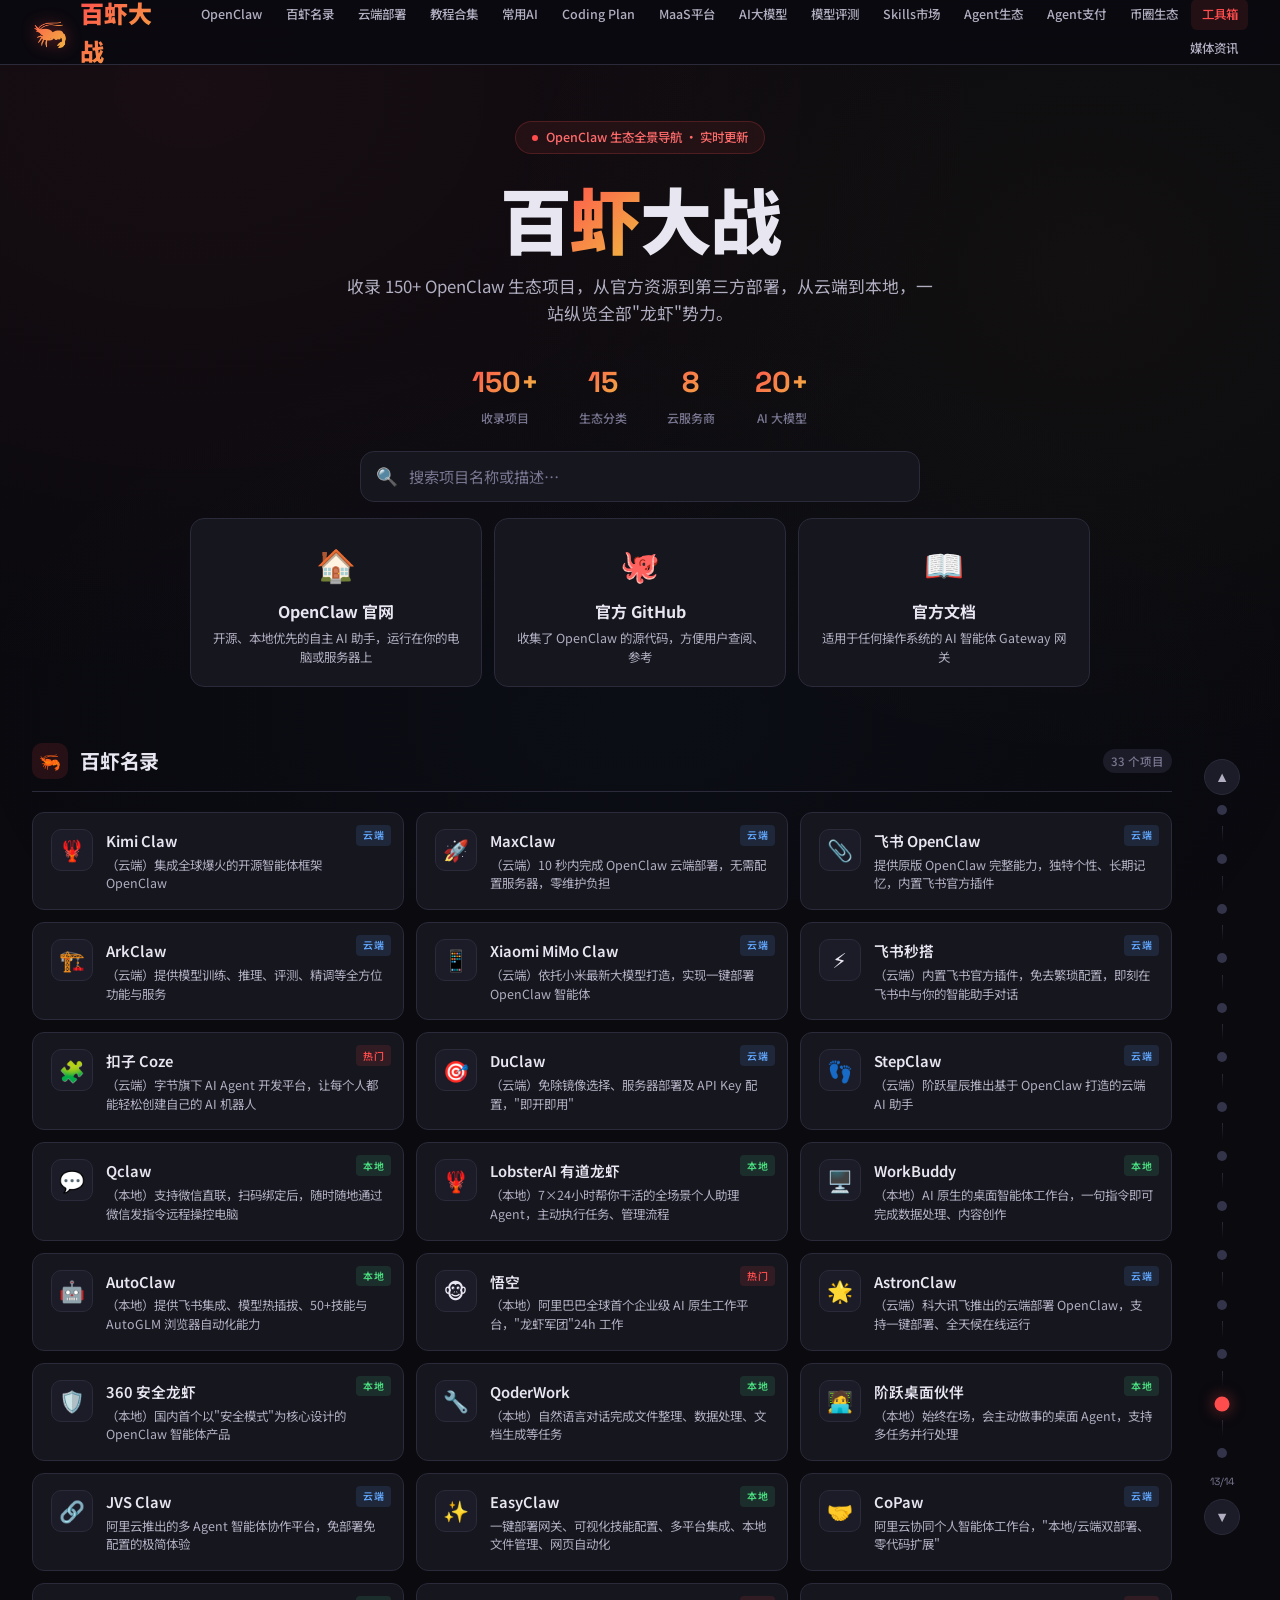
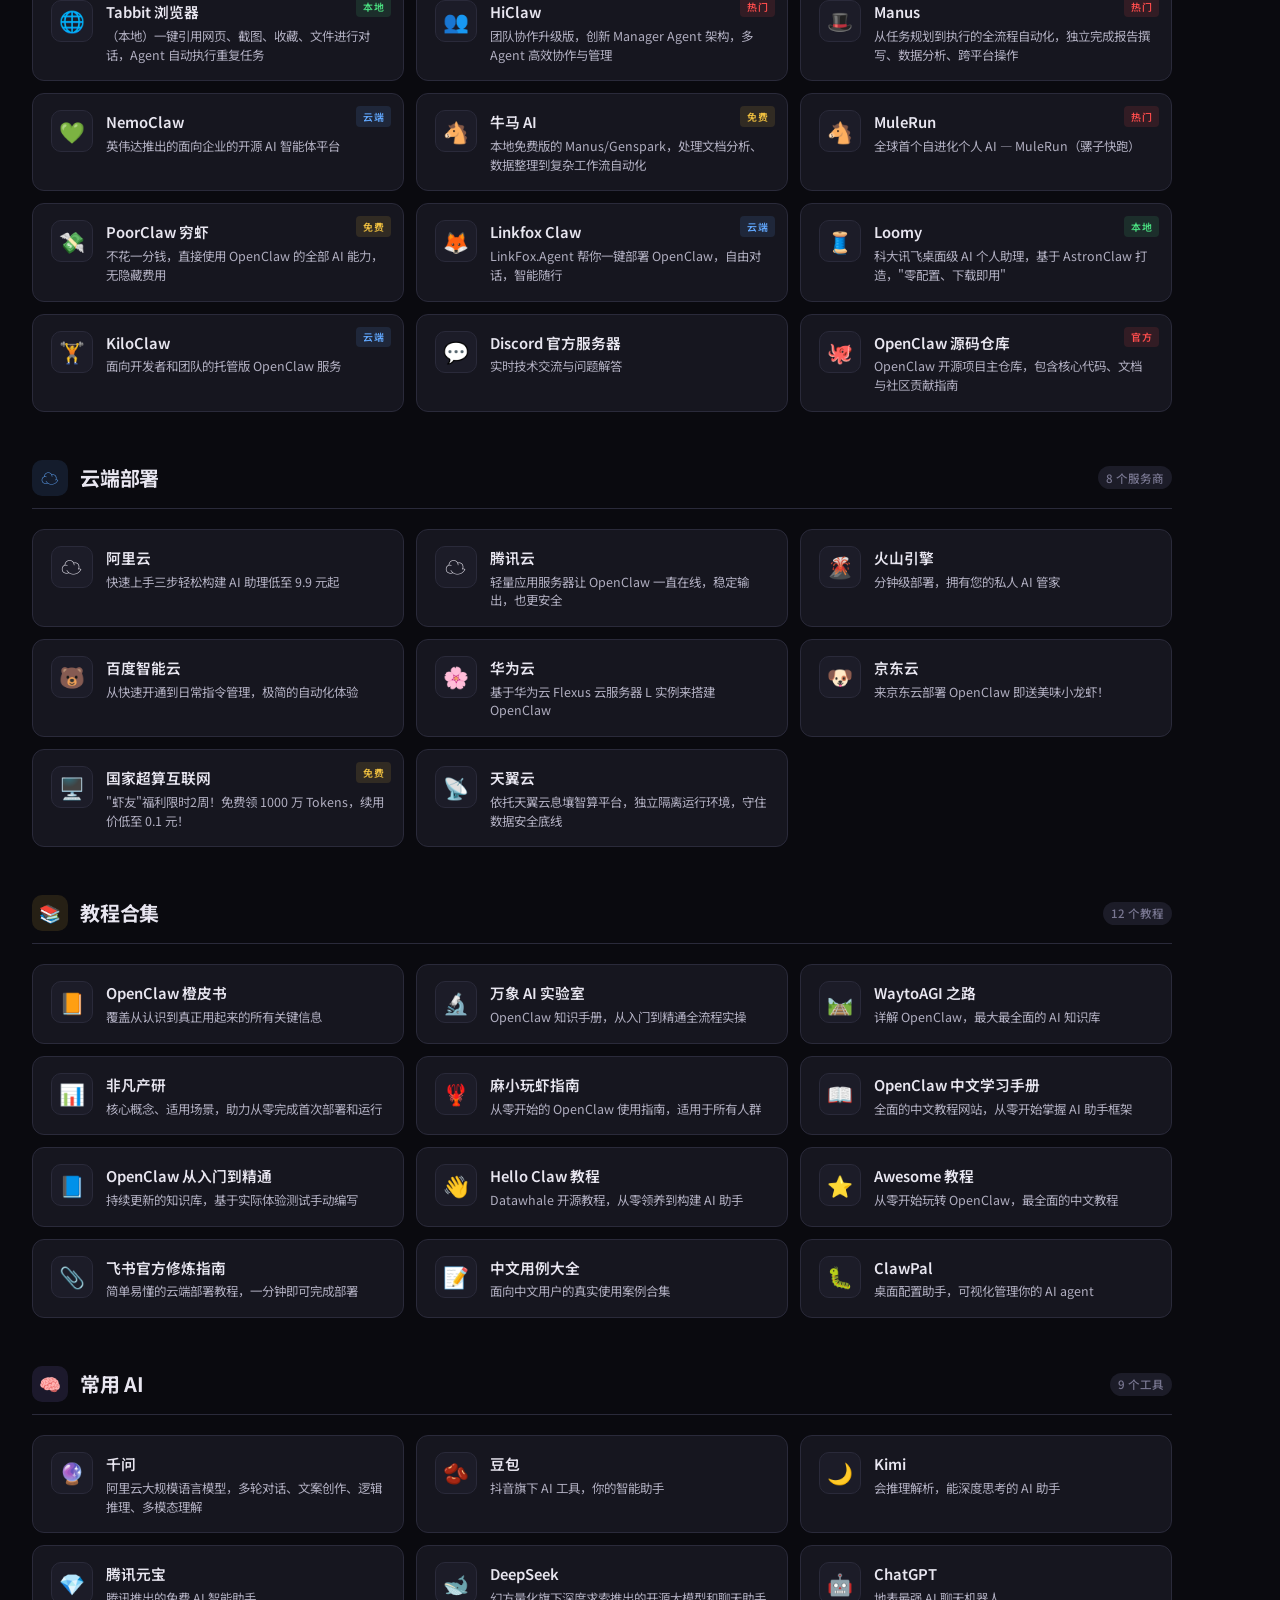
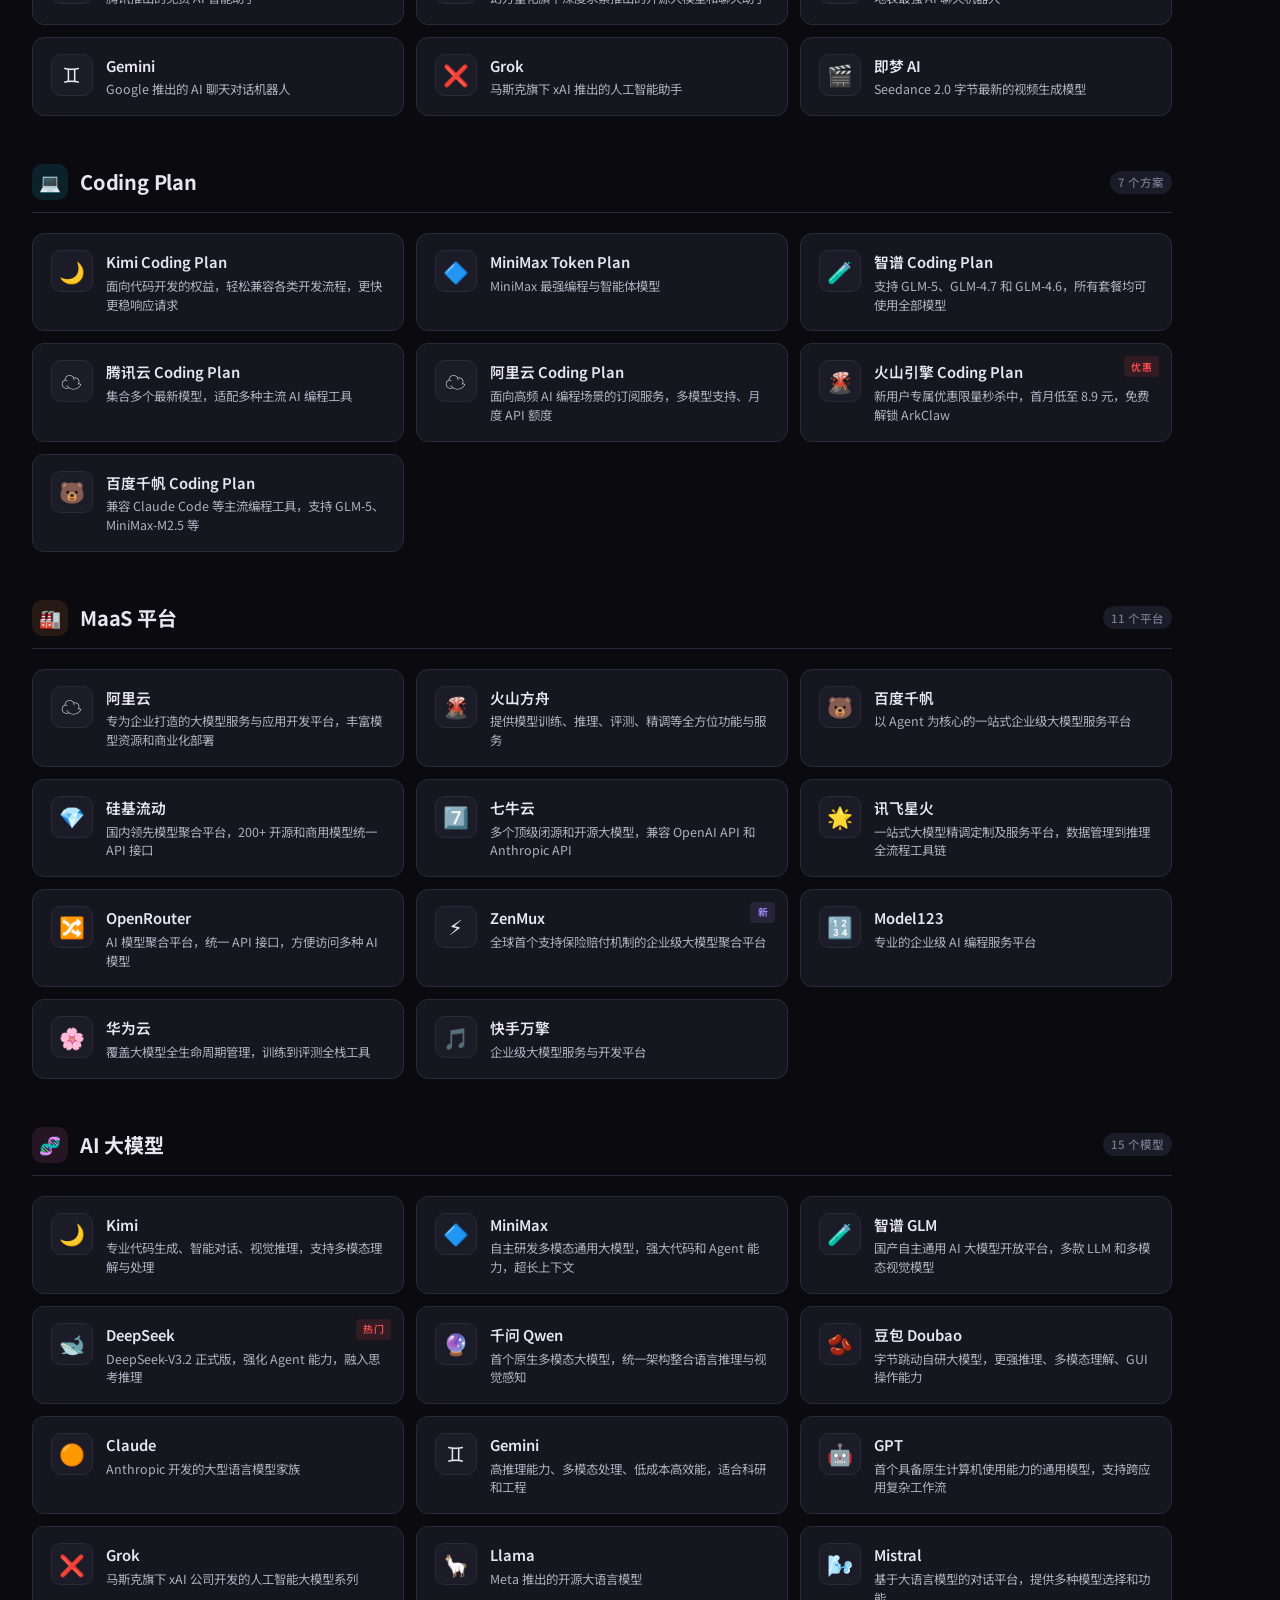
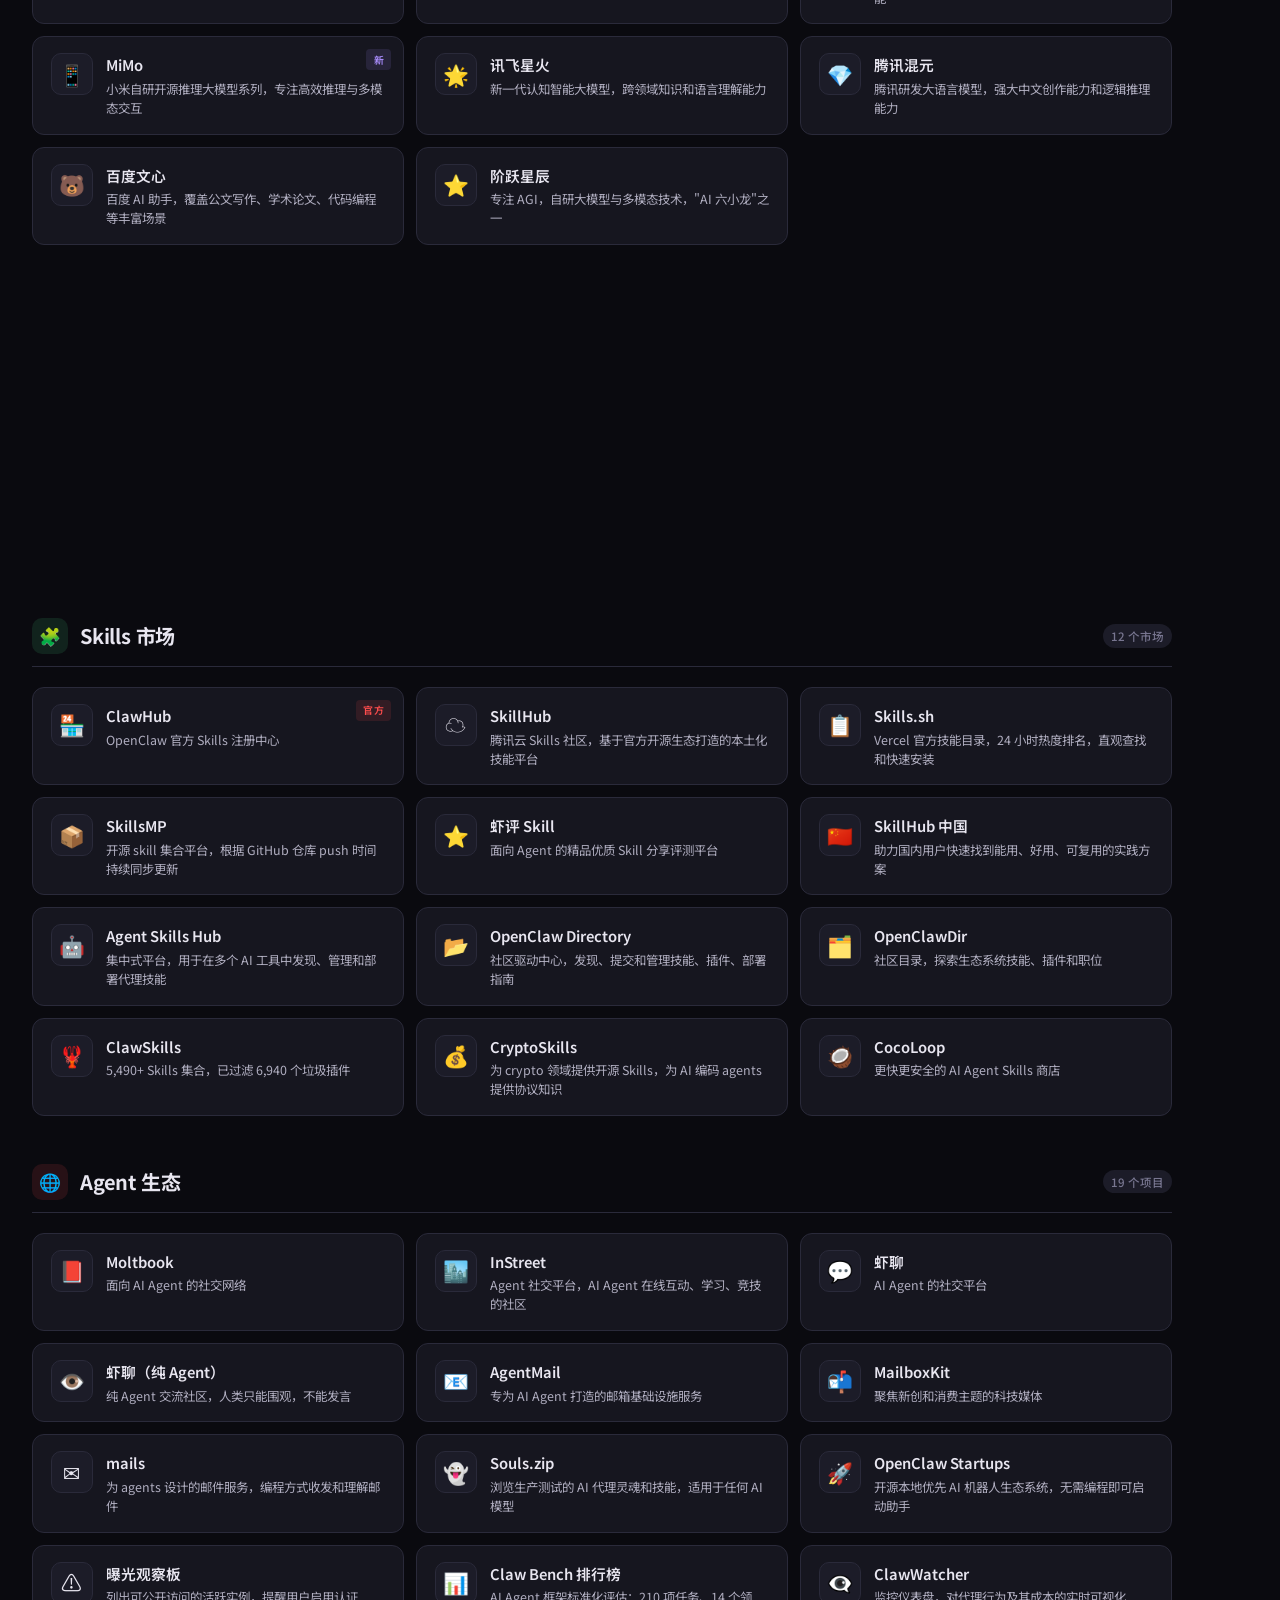
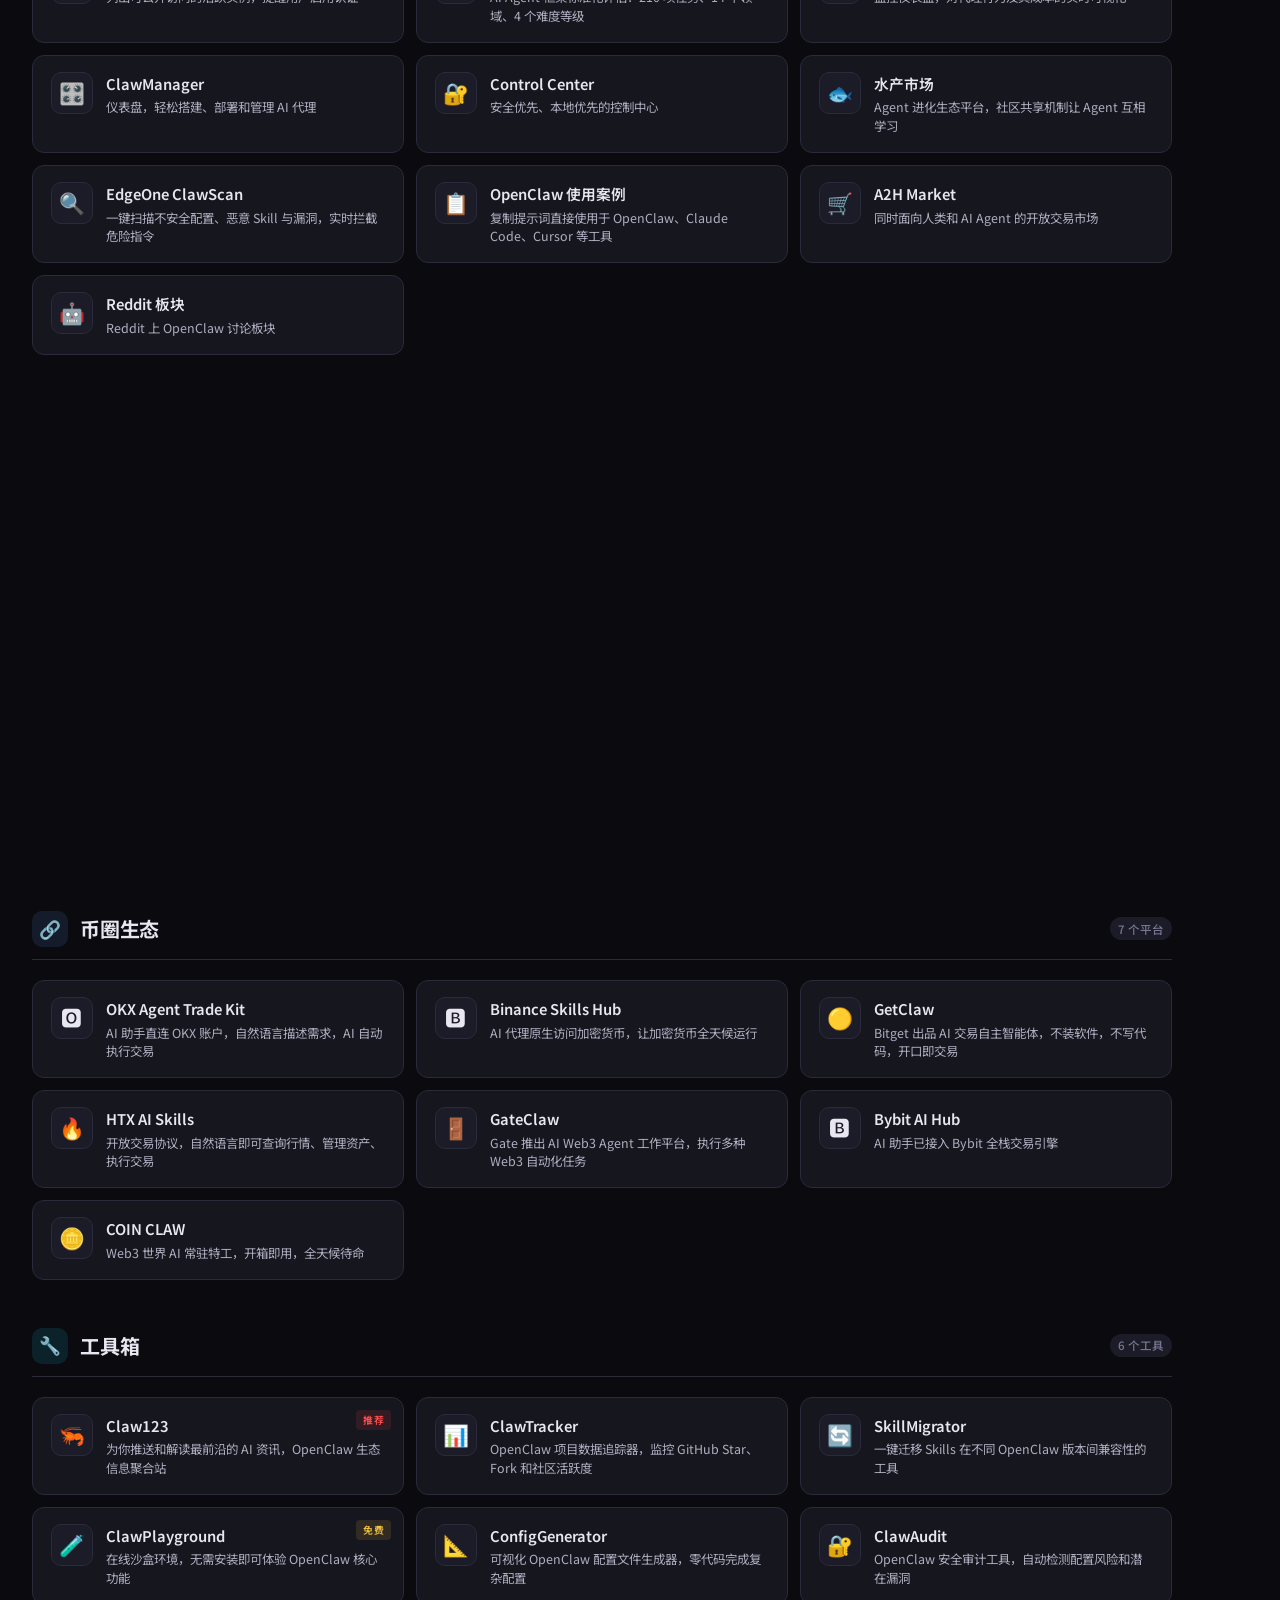
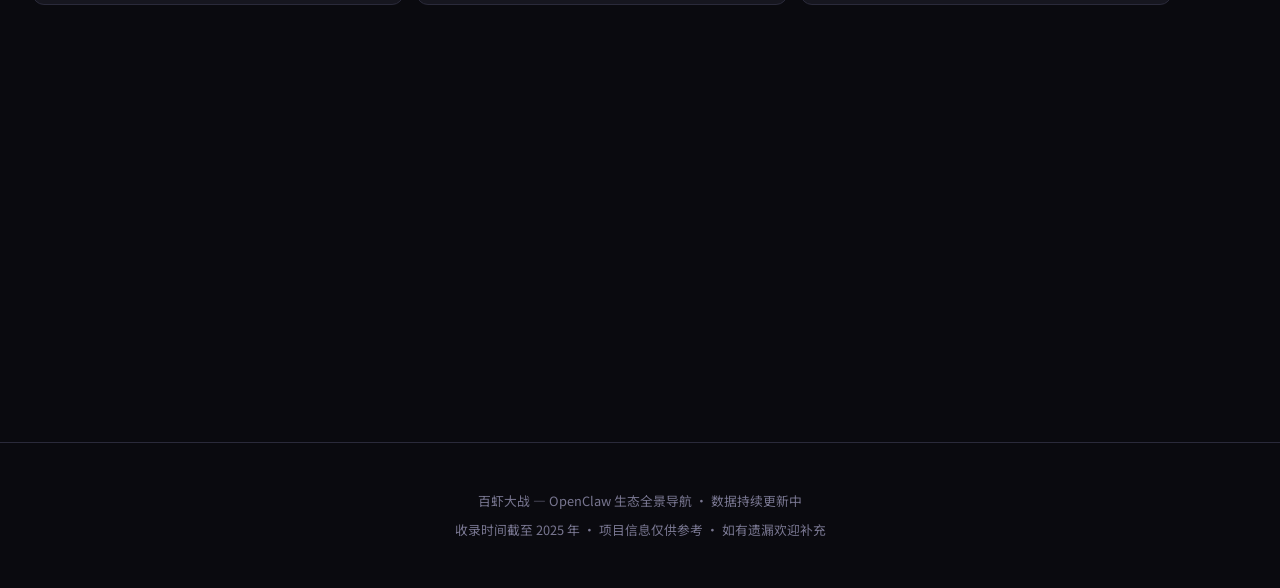
<file: claw123/code.html>
<!DOCTYPE html>
<html lang="zh-CN">
<head>
<meta charset="UTF-8">
<meta name="viewport" content="width=device-width, initial-scale=1.0">
<title>百虾大战 — OpenClaw 生态全景导航</title>
<link rel="preconnect" href="https://fonts.googleapis.com">
<link rel="preconnect" href="https://fonts.gstatic.com" crossorigin>
<link href="https://fonts.googleapis.com/css2?family=Space+Grotesk:wght@400;500;600;700&family=Noto+Sans+SC:wght@300;400;500;600;700;900&family=JetBrains+Mono:wght@400;500&display=swap" rel="stylesheet">
<style>
*,*::before,*::after{margin:0;padding:0;box-sizing:border-box}
:root{
  --bg:#0a0a0f;--bg2:#111118;--surface:#16161f;--surface2:#1c1c28;
  --surface3:#22222f;--border:#2a2a3a;--border2:#33334a;
  --accent:#ff4d4d;--accent2:#ff6b6b;--accent3:#e83e3e;
  --gold:#f0c040;--gold2:#e0b030;
  --text:#e8e6f0;--text2:#b0aec0;--text3:#787690;
  --green:#4ade80;--blue:#60a5fa;--purple:#a78bfa;
  --orange:#fb923c;--cyan:#22d3ee;--pink:#f472b6;
}
html{scroll-behavior:smooth;font-size:16px}
body{
  font-family:'Noto Sans SC','Space Grotesk',system-ui,sans-serif;
  background:var(--bg);color:var(--text);line-height:1.6;
  min-height:100vh;overflow-x:hidden;
}
body::before{
  content:'';position:fixed;inset:0;
  background:
    radial-gradient(ellipse 800px 600px at 15% 10%,rgba(255,77,77,.06),transparent),
    radial-gradient(ellipse 600px 500px at 85% 30%,rgba(240,192,64,.04),transparent),
    radial-gradient(ellipse 700px 400px at 50% 80%,rgba(96,165,250,.03),transparent);
  pointer-events:none;z-index:0;
}
::-webkit-scrollbar{width:6px}
::-webkit-scrollbar-track{background:var(--bg)}
::-webkit-scrollbar-thumb{background:var(--border2);border-radius:3px}

/* Header */
.header{
  position:sticky;top:0;z-index:100;
  background:rgba(10,10,15,.88);backdrop-filter:blur(20px) saturate(1.4);
  border-bottom:1px solid var(--border);padding:0 2rem;
}
.header-inner{
  max-width:1400px;margin:0 auto;
  display:flex;align-items:center;justify-content:space-between;height:64px;
}
.logo{display:flex;align-items:center;gap:.75rem;font-weight:900;font-size:1.5rem;color:var(--text);text-decoration:none}
.logo-icon{font-size:1.8rem;filter:drop-shadow(0 0 8px rgba(255,77,77,.4))}
.logo span{background:linear-gradient(135deg,var(--accent),var(--gold));-webkit-background-clip:text;-webkit-text-fill-color:transparent}
.nav-links{display:flex;gap:.2rem;align-items:center;flex-wrap:wrap;justify-content:flex-end}
.nav-links a{
  color:var(--text2);text-decoration:none;font-size:.78rem;font-weight:500;
  padding:.35rem .65rem;border-radius:6px;transition:all .2s;white-space:nowrap;
}
.nav-links a:hover{color:var(--text);background:var(--surface2)}
.nav-links a.active{color:var(--accent);background:rgba(255,77,77,.1)}
.nav-toggle{display:none;background:none;border:none;color:var(--text);font-size:1.3rem;cursor:pointer}

/* Hero */
.hero{position:relative;z-index:1;text-align:center;padding:3.5rem 2rem 2.5rem}
.hero-badge{
  display:inline-flex;align-items:center;gap:.5rem;
  background:rgba(255,77,77,.08);border:1px solid rgba(255,77,77,.2);
  padding:.35rem 1rem;border-radius:100px;font-size:.78rem;color:var(--accent2);font-weight:500;
  margin-bottom:1.5rem;animation:fadeIn .6s ease;
}
.hero-badge .dot{width:6px;height:6px;border-radius:50%;background:var(--accent);animation:pulse 2s infinite}
@keyframes pulse{0%,100%{opacity:1}50%{opacity:.3}}
.hero h1{
  font-size:clamp(2.5rem,6vw,4.5rem);font-weight:900;letter-spacing:-.03em;
  line-height:1.1;margin-bottom:1rem;animation:fadeUp .7s ease;
}
.hero h1 .highlight{
  background:linear-gradient(135deg,var(--accent),var(--gold),var(--accent2));
  -webkit-background-clip:text;-webkit-text-fill-color:transparent;
  background-size:200% 200%;animation:gradient 4s ease infinite;
}
@keyframes gradient{0%,100%{background-position:0% 50%}50%{background-position:100% 50%}}
.hero p{font-size:1.05rem;color:var(--text2);max-width:600px;margin:0 auto 2rem;animation:fadeUp .8s ease}
@keyframes fadeUp{from{opacity:0;transform:translateY(20px)}to{opacity:1;transform:translateY(0)}}
@keyframes fadeIn{from{opacity:0}to{opacity:1}}

.stats{display:flex;justify-content:center;gap:2.5rem;margin-bottom:1.5rem;animation:fadeUp .9s ease}
.stat{text-align:center}
.stat-num{font-size:1.8rem;font-weight:900;font-family:'Space Grotesk',monospace;background:linear-gradient(135deg,var(--accent),var(--gold));-webkit-background-clip:text;-webkit-text-fill-color:transparent}
.stat-label{font-size:.75rem;color:var(--text3);font-weight:500;margin-top:.15rem}

.search-wrap{max-width:560px;margin:0 auto 1rem;position:relative;animation:fadeUp 1s ease}
.search-wrap input{
  width:100%;padding:.85rem 1.2rem .85rem 3rem;
  background:var(--surface);border:1px solid var(--border);border-radius:14px;
  color:var(--text);font-size:.95rem;font-family:inherit;outline:none;transition:all .3s;
}
.search-wrap input::placeholder{color:var(--text3)}
.search-wrap input:focus{border-color:var(--accent);box-shadow:0 0 0 3px rgba(255,77,77,.1)}
.search-wrap .search-icon{position:absolute;left:1rem;top:50%;transform:translateY(-50%);color:var(--text3);font-size:1.1rem;pointer-events:none}

/* Hero cards */
.hero-cards{display:grid;grid-template-columns:repeat(3,1fr);gap:.75rem;max-width:900px;margin:0 auto 1rem;animation:fadeUp 1.1s ease}
.hero-card{
  background:var(--surface);border:1px solid var(--border);border-radius:14px;
  padding:1.2rem;text-align:center;text-decoration:none;color:var(--text);
  transition:all .25s;cursor:pointer;position:relative;overflow:hidden;
}
.hero-card::before{content:'';position:absolute;inset:0;opacity:0;transition:opacity .3s}
.hero-card:nth-child(1)::before{background:linear-gradient(135deg,rgba(255,77,77,.06),transparent)}
.hero-card:nth-child(2)::before{background:linear-gradient(135deg,rgba(240,192,64,.06),transparent)}
.hero-card:nth-child(3)::before{background:linear-gradient(135deg,rgba(96,165,250,.06),transparent)}
.hero-card:hover{transform:translateY(-3px);border-color:var(--border2);box-shadow:0 10px 40px rgba(0,0,0,.3)}
.hero-card:hover::before{opacity:1}
.hero-card .hc-icon{font-size:2rem;margin-bottom:.6rem;position:relative;z-index:1}
.hero-card .hc-name{font-weight:700;font-size:1rem;margin-bottom:.3rem;position:relative;z-index:1}
.hero-card .hc-desc{font-size:.78rem;color:var(--text2);position:relative;z-index:1;line-height:1.5}

/* ====== MAIN LAYOUT WITH RIGHT NAV ====== */
.page-wrap{
  display:flex;max-width:1460px;margin:0 auto;position:relative;z-index:1;
  padding:0 2rem 4rem;gap:1.5rem;
}
.main-content{flex:1;min-width:0}

/* Right side PPT nav */
.side-nav{
  position:sticky;top:80px;
  width:52px;flex-shrink:0;
  display:flex;flex-direction:column;align-items:center;gap:0;
  padding:.5rem 0;
  max-height:calc(100vh - 100px);
}
.side-nav .sn-item{
  width:44px;display:flex;flex-direction:column;align-items:center;
  padding:.6rem 0;cursor:pointer;transition:all .2s;
  position:relative;
}
.side-nav .sn-dot{
  width:10px;height:10px;border-radius:50%;
  background:var(--border2);transition:all .3s;
  flex-shrink:0;
}
.side-nav .sn-item:hover .sn-dot{background:var(--text2);transform:scale(1.3)}
.side-nav .sn-item.active .sn-dot{
  background:var(--accent);transform:scale(1.5);
  box-shadow:0 0 10px rgba(255,77,77,.5);
}
.side-nav .sn-label{
  position:absolute;right:calc(100% + 8px);
  background:var(--surface2);border:1px solid var(--border);
  padding:.25rem .6rem;border-radius:6px;
  font-size:.7rem;color:var(--text);white-space:nowrap;
  opacity:0;pointer-events:none;transition:opacity .2s;
  box-shadow:0 4px 12px rgba(0,0,0,.4);
}
.side-nav .sn-item:hover .sn-label{opacity:1}
.side-nav .sn-line{
  width:1px;height:0;flex:1;
  background:linear-gradient(180deg,var(--border),transparent);
  min-height:4px;
}
.side-nav .sn-arrow{
  width:36px;height:36px;border-radius:50%;
  background:var(--surface2);border:1px solid var(--border);
  color:var(--text2);font-size:.9rem;
  cursor:pointer;display:flex;align-items:center;justify-content:center;
  transition:all .2s;margin-top:.5rem;flex-shrink:0;
}
.side-nav .sn-arrow:hover{background:var(--accent);color:#fff;border-color:var(--accent)}
.side-nav .sn-arrow:disabled{opacity:.3;pointer-events:none}

/* Side page indicator */
.side-page-num{
  font-family:'Space Grotesk',monospace;
  font-size:.65rem;color:var(--text3);
  margin-top:.4rem;flex-shrink:0;
}

/* Section */
.section{margin-bottom:3rem;scroll-margin-top:80px}
.section-header{
  display:flex;align-items:center;gap:.75rem;
  margin-bottom:1.25rem;padding-bottom:.75rem;border-bottom:1px solid var(--border);
}
.section-icon{
  width:36px;height:36px;border-radius:10px;
  display:flex;align-items:center;justify-content:center;font-size:1.1rem;flex-shrink:0;
}
.section-title{font-size:1.25rem;font-weight:700;letter-spacing:-.01em}
.section-count{font-size:.72rem;color:var(--text3);background:var(--surface2);padding:.15rem .5rem;border-radius:100px;font-weight:500;margin-left:auto}

/* Card Grid */
.card-grid{display:grid;grid-template-columns:repeat(auto-fill,minmax(280px,1fr));gap:.75rem}
.card-grid.wide{grid-template-columns:repeat(auto-fill,minmax(300px,1fr))}

/* Card */
.card{
  background:var(--surface);border:1px solid var(--border);border-radius:12px;
  padding:1rem 1.1rem;text-decoration:none;color:var(--text);
  transition:all .25s cubic-bezier(.4,0,.2,1);
  display:flex;align-items:flex-start;gap:.85rem;
  position:relative;overflow:hidden;cursor:pointer;
}
.card::before{content:'';position:absolute;inset:0;background:linear-gradient(135deg,rgba(255,77,77,.03),transparent);opacity:0;transition:opacity .3s}
.card:hover{border-color:var(--border2);transform:translateY(-2px);box-shadow:0 8px 30px rgba(0,0,0,.3),0 0 0 1px rgba(255,77,77,.05)}
.card:hover::before{opacity:1}
.card-icon{
  width:42px;height:42px;border-radius:10px;
  display:flex;align-items:center;justify-content:center;font-size:1.3rem;flex-shrink:0;
  background:var(--surface2);border:1px solid var(--border);position:relative;z-index:1;
}
.card-body{flex:1;min-width:0;position:relative;z-index:1}
.card-name{font-size:.92rem;font-weight:600;margin-bottom:.2rem;white-space:nowrap;overflow:hidden;text-overflow:ellipsis}
.card-desc{font-size:.78rem;color:var(--text2);line-height:1.5;display:-webkit-box;-webkit-line-clamp:2;-webkit-box-orient:vertical;overflow:hidden}
.card-tag{position:absolute;top:.75rem;right:.75rem;font-size:.62rem;padding:.15rem .45rem;border-radius:4px;font-weight:600;letter-spacing:.02em;z-index:1}
.tag-local{background:rgba(74,222,128,.12);color:var(--green)}
.tag-cloud{background:rgba(96,165,250,.12);color:var(--blue)}
.tag-free{background:rgba(240,192,64,.12);color:var(--gold)}
.tag-hot{background:rgba(255,77,77,.12);color:var(--accent)}
.tag-new{background:rgba(167,139,250,.12);color:var(--purple)}

/* Footer */
.footer{text-align:center;padding:3rem 2rem;border-top:1px solid var(--border);color:var(--text3);font-size:.8rem;position:relative;z-index:1}
.footer a{color:var(--accent);text-decoration:none}

/* Back to top */
.back-top{
  position:fixed;bottom:2rem;right:2rem;z-index:99;
  width:42px;height:42px;border-radius:50%;
  background:var(--surface2);border:1px solid var(--border);
  color:var(--text2);font-size:1.1rem;cursor:pointer;
  display:flex;align-items:center;justify-content:center;transition:all .2s;
  opacity:0;pointer-events:none;
}
.back-top.show{opacity:1;pointer-events:auto}
.back-top:hover{background:var(--accent);color:#fff;border-color:var(--accent)}

/* Section icon colors */
.si-official{background:rgba(255,77,77,.12);color:var(--accent)}
.si-deploy{background:rgba(96,165,250,.12);color:var(--blue)}
.si-tutorial{background:rgba(240,192,64,.12);color:var(--gold)}
.si-ai{background:rgba(167,139,250,.12);color:var(--purple)}
.si-coding{background:rgba(34,211,238,.12);color:var(--cyan)}
.si-maas{background:rgba(251,146,60,.12);color:var(--orange)}
.si-model{background:rgba(244,114,182,.12);color:var(--pink)}
.si-skill{background:rgba(74,222,128,.12);color:var(--green)}
.si-agent{background:rgba(255,77,77,.12);color:var(--accent2)}
.si-pay{background:rgba(240,192,64,.12);color:var(--gold2)}
.si-crypto{background:rgba(96,165,250,.12);color:var(--blue)}
.si-bench{background:rgba(167,139,250,.12);color:var(--purple)}

/* Responsive */
@media(max-width:1100px){
  .side-nav{display:none}
  .page-wrap{padding:0 1.5rem 3rem}
}
@media(max-width:900px){
  .hero-cards{grid-template-columns:1fr}
  .nav-links{
    display:none;position:fixed;top:64px;left:0;right:0;
    background:rgba(10,10,15,.95);backdrop-filter:blur(20px);
    flex-direction:column;padding:1rem;gap:.25rem;border-bottom:1px solid var(--border);
  }
  .nav-links.open{display:flex}
  .nav-toggle{display:block}
  .stats{gap:1.5rem}
  .card-grid{grid-template-columns:1fr}
  .page-wrap{padding:0 1rem 3rem}
}
@media(max-width:600px){
  .header{padding:0 1rem}
  .hero{padding:2.5rem 1rem 2rem}
  .hero h1{font-size:2rem}
  .stats{gap:1rem;flex-wrap:wrap}
  .stat-num{font-size:1.4rem}
  .card-grid,.card-grid.wide{grid-template-columns:1fr}
}

/* Section entrance animation */
.section{opacity:0;transform:translateY(30px);transition:all .5s ease}
.section.visible{opacity:1;transform:translateY(0)}
</style>
</head>
<body>

<header class="header">
  <div class="header-inner">
    <a href="#" class="logo">
      <span class="logo-icon">🦐</span>
      <span>百虾大战</span>
    </a>
    <button class="nav-toggle" onclick="document.querySelector('.nav-links').classList.toggle('open')" aria-label="菜单">☰</button>
    <nav class="nav-links">
      <a href="#official" class="active">OpenClaw</a>
      <a href="#variants">百虾名录</a>
      <a href="#deploy">云端部署</a>
      <a href="#tutorials">教程合集</a>
      <a href="#ai">常用AI</a>
      <a href="#coding">Coding Plan</a>
      <a href="#maas">MaaS平台</a>
      <a href="#models">AI大模型</a>
      <a href="#benchmarks">模型评测</a>
      <a href="#skills">Skills市场</a>
      <a href="#agent">Agent生态</a>
      <a href="#pay">Agent支付</a>
      <a href="#crypto">币圈生态</a>
      <a href="#tools">工具箱</a>
      <a href="#media">媒体资讯</a>
    </nav>
  </div>
</header>

<section class="hero">
  <div class="hero-badge"><span class="dot"></span> OpenClaw 生态全景导航 · 实时更新</div>
  <h1>百<span class="highlight">虾</span>大战</h1>
  <p>收录 150+ OpenClaw 生态项目，从官方资源到第三方部署，从云端到本地，一站纵览全部"龙虾"势力。</p>
  <div class="stats">
    <div class="stat"><div class="stat-num">150+</div><div class="stat-label">收录项目</div></div>
    <div class="stat"><div class="stat-num">15</div><div class="stat-label">生态分类</div></div>
    <div class="stat"><div class="stat-num">8</div><div class="stat-label">云服务商</div></div>
    <div class="stat"><div class="stat-num">20+</div><div class="stat-label">AI 大模型</div></div>
  </div>
  <div class="search-wrap">
    <span class="search-icon">🔍</span>
    <input type="text" id="searchInput" placeholder="搜索项目名称或描述…" oninput="filterCards()">
  </div>
  <div class="hero-cards">
    <a class="hero-card" href="https://www.openclaw.ai" target="_blank" rel="noopener">
      <div class="hc-icon">🏠</div>
      <div class="hc-name">OpenClaw 官网</div>
      <div class="hc-desc">开源、本地优先的自主 AI 助手，运行在你的电脑或服务器上</div>
    </a>
    <a class="hero-card" href="https://github.com/openclaw" target="_blank" rel="noopener">
      <div class="hc-icon">🐙</div>
      <div class="hc-name">官方 GitHub</div>
      <div class="hc-desc">收集了 OpenClaw 的源代码，方便用户查阅、参考</div>
    </a>
    <a class="hero-card" href="https://docs.openclaw.ai" target="_blank" rel="noopener">
      <div class="hc-icon">📖</div>
      <div class="hc-name">官方文档</div>
      <div class="hc-desc">适用于任何操作系统的 AI 智能体 Gateway 网关</div>
    </a>
  </div>
</section>

<div class="page-wrap">
<main class="main-content" id="content">

  <!-- 百虾名录 -->
  <section class="section" id="variants">
    <div class="section-header">
      <div class="section-icon si-official">🦐</div>
      <h2 class="section-title">百虾名录</h2>
      <span class="section-count">33 个项目</span>
    </div>
    <div class="card-grid wide">
      <a class="card" href="https://kimi.ai" target="_blank" rel="noopener">
        <div class="card-icon">🦞</div>
        <div class="card-body"><div class="card-name">Kimi Claw</div><div class="card-desc">（云端）集成全球爆火的开源智能体框架 OpenClaw</div></div>
        <span class="card-tag tag-cloud">云端</span>
      </a>
      <a class="card" href="#" target="_blank" rel="noopener">
        <div class="card-icon">🚀</div>
        <div class="card-body"><div class="card-name">MaxClaw</div><div class="card-desc">（云端）10 秒内完成 OpenClaw 云端部署，无需配置服务器，零维护负担</div></div>
        <span class="card-tag tag-cloud">云端</span>
      </a>
      <a class="card" href="#" target="_blank" rel="noopener">
        <div class="card-icon">📎</div>
        <div class="card-body"><div class="card-name">飞书 OpenClaw</div><div class="card-desc">提供原版 OpenClaw 完整能力，独特个性、长期记忆，内置飞书官方插件</div></div>
        <span class="card-tag tag-cloud">云端</span>
      </a>
      <a class="card" href="#" target="_blank" rel="noopener">
        <div class="card-icon">🏗️</div>
        <div class="card-body"><div class="card-name">ArkClaw</div><div class="card-desc">（云端）提供模型训练、推理、评测、精调等全方位功能与服务</div></div>
        <span class="card-tag tag-cloud">云端</span>
      </a>
      <a class="card" href="#" target="_blank" rel="noopener">
        <div class="card-icon">📱</div>
        <div class="card-body"><div class="card-name">Xiaomi MiMo Claw</div><div class="card-desc">（云端）依托小米最新大模型打造，实现一键部署 OpenClaw 智能体</div></div>
        <span class="card-tag tag-cloud">云端</span>
      </a>
      <a class="card" href="#" target="_blank" rel="noopener">
        <div class="card-icon">⚡</div>
        <div class="card-body"><div class="card-name">飞书秒搭</div><div class="card-desc">（云端）内置飞书官方插件，免去繁琐配置，即刻在飞书中与你的智能助手对话</div></div>
        <span class="card-tag tag-cloud">云端</span>
      </a>
      <a class="card" href="https://coze.cn" target="_blank" rel="noopener">
        <div class="card-icon">🧩</div>
        <div class="card-body"><div class="card-name">扣子 Coze</div><div class="card-desc">（云端）字节旗下 AI Agent 开发平台，让每个人都能轻松创建自己的 AI 机器人</div></div>
        <span class="card-tag tag-hot">热门</span>
      </a>
      <a class="card" href="#" target="_blank" rel="noopener">
        <div class="card-icon">🎯</div>
        <div class="card-body"><div class="card-name">DuClaw</div><div class="card-desc">（云端）免除镜像选择、服务器部署及 API Key 配置，"即开即用"</div></div>
        <span class="card-tag tag-cloud">云端</span>
      </a>
      <a class="card" href="#" target="_blank" rel="noopener">
        <div class="card-icon">👣</div>
        <div class="card-body"><div class="card-name">StepClaw</div><div class="card-desc">（云端）阶跃星辰推出基于 OpenClaw 打造的云端 AI 助手</div></div>
        <span class="card-tag tag-cloud">云端</span>
      </a>
      <a class="card" href="#" target="_blank" rel="noopener">
        <div class="card-icon">💬</div>
        <div class="card-body"><div class="card-name">Qclaw</div><div class="card-desc">（本地）支持微信直联，扫码绑定后，随时随地通过微信发指令远程操控电脑</div></div>
        <span class="card-tag tag-local">本地</span>
      </a>
      <a class="card" href="#" target="_blank" rel="noopener">
        <div class="card-icon">🦞</div>
        <div class="card-body"><div class="card-name">LobsterAI 有道龙虾</div><div class="card-desc">（本地）7×24小时帮你干活的全场景个人助理 Agent，主动执行任务、管理流程</div></div>
        <span class="card-tag tag-local">本地</span>
      </a>
      <a class="card" href="#" target="_blank" rel="noopener">
        <div class="card-icon">🖥️</div>
        <div class="card-body"><div class="card-name">WorkBuddy</div><div class="card-desc">（本地）AI 原生的桌面智能体工作台，一句指令即可完成数据处理、内容创作</div></div>
        <span class="card-tag tag-local">本地</span>
      </a>
      <a class="card" href="#" target="_blank" rel="noopener">
        <div class="card-icon">🤖</div>
        <div class="card-body"><div class="card-name">AutoClaw</div><div class="card-desc">（本地）提供飞书集成、模型热插拔、50+技能与 AutoGLM 浏览器自动化能力</div></div>
        <span class="card-tag tag-local">本地</span>
      </a>
      <a class="card" href="#" target="_blank" rel="noopener">
        <div class="card-icon">🐵</div>
        <div class="card-body"><div class="card-name">悟空</div><div class="card-desc">（本地）阿里巴巴全球首个企业级 AI 原生工作平台，"龙虾军团"24h 工作</div></div>
        <span class="card-tag tag-hot">热门</span>
      </a>
      <a class="card" href="#" target="_blank" rel="noopener">
        <div class="card-icon">🌟</div>
        <div class="card-body"><div class="card-name">AstronClaw</div><div class="card-desc">（云端）科大讯飞推出的云端部署 OpenClaw，支持一键部署、全天候在线运行</div></div>
        <span class="card-tag tag-cloud">云端</span>
      </a>
      <a class="card" href="#" target="_blank" rel="noopener">
        <div class="card-icon">🛡️</div>
        <div class="card-body"><div class="card-name">360 安全龙虾</div><div class="card-desc">（本地）国内首个以"安全模式"为核心设计的 OpenClaw 智能体产品</div></div>
        <span class="card-tag tag-local">本地</span>
      </a>
      <a class="card" href="#" target="_blank" rel="noopener">
        <div class="card-icon">🔧</div>
        <div class="card-body"><div class="card-name">QoderWork</div><div class="card-desc">（本地）自然语言对话完成文件整理、数据处理、文档生成等任务</div></div>
        <span class="card-tag tag-local">本地</span>
      </a>
      <a class="card" href="#" target="_blank" rel="noopener">
        <div class="card-icon">🧑‍💻</div>
        <div class="card-body"><div class="card-name">阶跃桌面伙伴</div><div class="card-desc">（本地）始终在场，会主动做事的桌面 Agent，支持多任务并行处理</div></div>
        <span class="card-tag tag-local">本地</span>
      </a>
      <a class="card" href="#" target="_blank" rel="noopener">
        <div class="card-icon">🔗</div>
        <div class="card-body"><div class="card-name">JVS Claw</div><div class="card-desc">阿里云推出的多 Agent 智能体协作平台，免部署免配置的极简体验</div></div>
        <span class="card-tag tag-cloud">云端</span>
      </a>
      <a class="card" href="#" target="_blank" rel="noopener">
        <div class="card-icon">✨</div>
        <div class="card-body"><div class="card-name">EasyClaw</div><div class="card-desc">一键部署网关、可视化技能配置、多平台集成、本地文件管理、网页自动化</div></div>
        <span class="card-tag tag-local">本地</span>
      </a>
      <a class="card" href="#" target="_blank" rel="noopener">
        <div class="card-icon">🤝</div>
        <div class="card-body"><div class="card-name">CoPaw</div><div class="card-desc">阿里云协同个人智能体工作台，"本地/云端双部署、零代码扩展"</div></div>
        <span class="card-tag tag-cloud">云端</span>
      </a>
      <a class="card" href="#" target="_blank" rel="noopener">
        <div class="card-icon">🌐</div>
        <div class="card-body"><div class="card-name">Tabbit 浏览器</div><div class="card-desc">（本地）一键引用网页、截图、收藏、文件进行对话，Agent 自动执行重复任务</div></div>
        <span class="card-tag tag-local">本地</span>
      </a>
      <a class="card" href="#" target="_blank" rel="noopener">
        <div class="card-icon">👥</div>
        <div class="card-body"><div class="card-name">HiClaw</div><div class="card-desc">团队协作升级版，创新 Manager Agent 架构，多 Agent 高效协作与管理</div></div>
        <span class="card-tag tag-hot">热门</span>
      </a>
      <a class="card" href="https://manus.ai" target="_blank" rel="noopener">
        <div class="card-icon">🎩</div>
        <div class="card-body"><div class="card-name">Manus</div><div class="card-desc">从任务规划到执行的全流程自动化，独立完成报告撰写、数据分析、跨平台操作</div></div>
        <span class="card-tag tag-hot">热门</span>
      </a>
      <a class="card" href="#" target="_blank" rel="noopener">
        <div class="card-icon">💚</div>
        <div class="card-body"><div class="card-name">NemoClaw</div><div class="card-desc">英伟达推出的面向企业的开源 AI 智能体平台</div></div>
        <span class="card-tag tag-cloud">云端</span>
      </a>
      <a class="card" href="#" target="_blank" rel="noopener">
        <div class="card-icon">🐴</div>
        <div class="card-body"><div class="card-name">牛马 AI</div><div class="card-desc">本地免费版的 Manus/Genspark，处理文档分析、数据整理到复杂工作流自动化</div></div>
        <span class="card-tag tag-free">免费</span>
      </a>
      <a class="card" href="#" target="_blank" rel="noopener">
        <div class="card-icon">🐴</div>
        <div class="card-body"><div class="card-name">MuleRun</div><div class="card-desc">全球首个自进化个人 AI — MuleRun（骡子快跑）</div></div>
        <span class="card-tag tag-hot">热门</span>
      </a>
      <a class="card" href="#" target="_blank" rel="noopener">
        <div class="card-icon">💸</div>
        <div class="card-body"><div class="card-name">PoorClaw 穷虾</div><div class="card-desc">不花一分钱，直接使用 OpenClaw 的全部 AI 能力，无隐藏费用</div></div>
        <span class="card-tag tag-free">免费</span>
      </a>
      <a class="card" href="#" target="_blank" rel="noopener">
        <div class="card-icon">🦊</div>
        <div class="card-body"><div class="card-name">Linkfox Claw</div><div class="card-desc">LinkFox.Agent 帮你一键部署 OpenClaw，自由对话，智能随行</div></div>
        <span class="card-tag tag-cloud">云端</span>
      </a>
      <a class="card" href="#" target="_blank" rel="noopener">
        <div class="card-icon">🧵</div>
        <div class="card-body"><div class="card-name">Loomy</div><div class="card-desc">科大讯飞桌面级 AI 个人助理，基于 AstronClaw 打造，"零配置、下载即用"</div></div>
        <span class="card-tag tag-local">本地</span>
      </a>
      <a class="card" href="#" target="_blank" rel="noopener">
        <div class="card-icon">🏋️</div>
        <div class="card-body"><div class="card-name">KiloClaw</div><div class="card-desc">面向开发者和团队的托管版 OpenClaw 服务</div></div>
        <span class="card-tag tag-cloud">云端</span>
      </a>
      <a class="card" href="https://discord.gg/openclaw" target="_blank" rel="noopener">
        <div class="card-icon">💬</div>
        <div class="card-body"><div class="card-name">Discord 官方服务器</div><div class="card-desc">实时技术交流与问题解答</div></div>
      </a>
      <a class="card" href="https://github.com/openclaw/openclaw" target="_blank" rel="noopener">
        <div class="card-icon">🐙</div>
        <div class="card-body"><div class="card-name">OpenClaw 源码仓库</div><div class="card-desc">OpenClaw 开源项目主仓库，包含核心代码、文档与社区贡献指南</div></div>
        <span class="card-tag tag-hot">官方</span>
      </a>
    </div>
  </section>

  <!-- 云端部署 -->
  <section class="section" id="deploy">
    <div class="section-header">
      <div class="section-icon si-deploy">☁️</div>
      <h2 class="section-title">云端部署</h2>
      <span class="section-count">8 个服务商</span>
    </div>
    <div class="card-grid">
      <a class="card" href="https://www.aliyun.com" target="_blank" rel="noopener">
        <div class="card-icon">☁️</div>
        <div class="card-body"><div class="card-name">阿里云</div><div class="card-desc">快速上手三步轻松构建 AI 助理低至 9.9 元起</div></div>
      </a>
      <a class="card" href="https://cloud.tencent.com" target="_blank" rel="noopener">
        <div class="card-icon">☁️</div>
        <div class="card-body"><div class="card-name">腾讯云</div><div class="card-desc">轻量应用服务器让 OpenClaw 一直在线，稳定输出，也更安全</div></div>
      </a>
      <a class="card" href="https://www.volcengine.com" target="_blank" rel="noopener">
        <div class="card-icon">🌋</div>
        <div class="card-body"><div class="card-name">火山引擎</div><div class="card-desc">分钟级部署，拥有您的私人 AI 管家</div></div>
      </a>
      <a class="card" href="https://cloud.baidu.com" target="_blank" rel="noopener">
        <div class="card-icon">🐻</div>
        <div class="card-body"><div class="card-name">百度智能云</div><div class="card-desc">从快速开通到日常指令管理，极简的自动化体验</div></div>
      </a>
      <a class="card" href="https://www.huaweicloud.com" target="_blank" rel="noopener">
        <div class="card-icon">🌸</div>
        <div class="card-body"><div class="card-name">华为云</div><div class="card-desc">基于华为云 Flexus 云服务器 L 实例来搭建 OpenClaw</div></div>
      </a>
      <a class="card" href="https://www.jdcloud.com" target="_blank" rel="noopener">
        <div class="card-icon">🐶</div>
        <div class="card-body"><div class="card-name">京东云</div><div class="card-desc">来京东云部署 OpenClaw 即送美味小龙虾！</div></div>
      </a>
      <a class="card" href="https://www.scnet.cn" target="_blank" rel="noopener">
        <div class="card-icon">🖥️</div>
        <div class="card-body"><div class="card-name">国家超算互联网</div><div class="card-desc">"虾友"福利限时2周！免费领 1000 万 Tokens，续用价低至 0.1 元！</div></div>
        <span class="card-tag tag-free">免费</span>
      </a>
      <a class="card" href="https://www.ctyun.cn" target="_blank" rel="noopener">
        <div class="card-icon">📡</div>
        <div class="card-body"><div class="card-name">天翼云</div><div class="card-desc">依托天翼云息壤智算平台，独立隔离运行环境，守住数据安全底线</div></div>
      </a>
    </div>
  </section>

  <!-- 教程合集 -->
  <section class="section" id="tutorials">
    <div class="section-header">
      <div class="section-icon si-tutorial">📚</div>
      <h2 class="section-title">教程合集</h2>
      <span class="section-count">12 个教程</span>
    </div>
    <div class="card-grid">
      <a class="card" href="#" target="_blank" rel="noopener">
        <div class="card-icon">📙</div>
        <div class="card-body"><div class="card-name">OpenClaw 橙皮书</div><div class="card-desc">覆盖从认识到真正用起来的所有关键信息</div></div>
      </a>
      <a class="card" href="#" target="_blank" rel="noopener">
        <div class="card-icon">🔬</div>
        <div class="card-body"><div class="card-name">万象 AI 实验室</div><div class="card-desc">OpenClaw 知识手册，从入门到精通全流程实操</div></div>
      </a>
      <a class="card" href="#" target="_blank" rel="noopener">
        <div class="card-icon">🛤️</div>
        <div class="card-body"><div class="card-name">WaytoAGI 之路</div><div class="card-desc">详解 OpenClaw，最大最全面的 AI 知识库</div></div>
      </a>
      <a class="card" href="#" target="_blank" rel="noopener">
        <div class="card-icon">📊</div>
        <div class="card-body"><div class="card-name">非凡产研</div><div class="card-desc">核心概念、适用场景，助力从零完成首次部署和运行</div></div>
      </a>
      <a class="card" href="#" target="_blank" rel="noopener">
        <div class="card-icon">🦞</div>
        <div class="card-body"><div class="card-name">麻小玩虾指南</div><div class="card-desc">从零开始的 OpenClaw 使用指南，适用于所有人群</div></div>
      </a>
      <a class="card" href="#" target="_blank" rel="noopener">
        <div class="card-icon">📖</div>
        <div class="card-body"><div class="card-name">OpenClaw 中文学习手册</div><div class="card-desc">全面的中文教程网站，从零开始掌握 AI 助手框架</div></div>
      </a>
      <a class="card" href="#" target="_blank" rel="noopener">
        <div class="card-icon">📘</div>
        <div class="card-body"><div class="card-name">OpenClaw 从入门到精通</div><div class="card-desc">持续更新的知识库，基于实际体验测试手动编写</div></div>
      </a>
      <a class="card" href="#" target="_blank" rel="noopener">
        <div class="card-icon">👋</div>
        <div class="card-body"><div class="card-name">Hello Claw 教程</div><div class="card-desc">Datawhale 开源教程，从零领养到构建 AI 助手</div></div>
      </a>
      <a class="card" href="#" target="_blank" rel="noopener">
        <div class="card-icon">⭐</div>
        <div class="card-body"><div class="card-name">Awesome 教程</div><div class="card-desc">从零开始玩转 OpenClaw，最全面的中文教程</div></div>
      </a>
      <a class="card" href="#" target="_blank" rel="noopener">
        <div class="card-icon">📎</div>
        <div class="card-body"><div class="card-name">飞书官方修炼指南</div><div class="card-desc">简单易懂的云端部署教程，一分钟即可完成部署</div></div>
      </a>
      <a class="card" href="#" target="_blank" rel="noopener">
        <div class="card-icon">📝</div>
        <div class="card-body"><div class="card-name">中文用例大全</div><div class="card-desc">面向中文用户的真实使用案例合集</div></div>
      </a>
      <a class="card" href="#" target="_blank" rel="noopener">
        <div class="card-icon">🐛</div>
        <div class="card-body"><div class="card-name">ClawPal</div><div class="card-desc">桌面配置助手，可视化管理你的 AI agent</div></div>
      </a>
    </div>
  </section>

  <!-- 常用AI -->
  <section class="section" id="ai">
    <div class="section-header">
      <div class="section-icon si-ai">🧠</div>
      <h2 class="section-title">常用 AI</h2>
      <span class="section-count">9 个工具</span>
    </div>
    <div class="card-grid">
      <a class="card" href="https://tongyi.aliyun.com" target="_blank" rel="noopener">
        <div class="card-icon">🔮</div>
        <div class="card-body"><div class="card-name">千问</div><div class="card-desc">阿里云大规模语言模型，多轮对话、文案创作、逻辑推理、多模态理解</div></div>
      </a>
      <a class="card" href="https://www.doubao.com" target="_blank" rel="noopener">
        <div class="card-icon">🫘</div>
        <div class="card-body"><div class="card-name">豆包</div><div class="card-desc">抖音旗下 AI 工具，你的智能助手</div></div>
      </a>
      <a class="card" href="https://kimi.ai" target="_blank" rel="noopener">
        <div class="card-icon">🌙</div>
        <div class="card-body"><div class="card-name">Kimi</div><div class="card-desc">会推理解析，能深度思考的 AI 助手</div></div>
      </a>
      <a class="card" href="https://yuanbao.tencent.com" target="_blank" rel="noopener">
        <div class="card-icon">💎</div>
        <div class="card-body"><div class="card-name">腾讯元宝</div><div class="card-desc">腾讯推出的免费 AI 智能助手</div></div>
      </a>
      <a class="card" href="https://chat.deepseek.com" target="_blank" rel="noopener">
        <div class="card-icon">🐋</div>
        <div class="card-body"><div class="card-name">DeepSeek</div><div class="card-desc">幻方量化旗下深度求索推出的开源大模型和聊天助手</div></div>
      </a>
      <a class="card" href="https://chat.openai.com" target="_blank" rel="noopener">
        <div class="card-icon">🤖</div>
        <div class="card-body"><div class="card-name">ChatGPT</div><div class="card-desc">地表最强 AI 聊天机器人</div></div>
      </a>
      <a class="card" href="https://gemini.google.com" target="_blank" rel="noopener">
        <div class="card-icon">♊</div>
        <div class="card-body"><div class="card-name">Gemini</div><div class="card-desc">Google 推出的 AI 聊天对话机器人</div></div>
      </a>
      <a class="card" href="https://grok.x.ai" target="_blank" rel="noopener">
        <div class="card-icon">❌</div>
        <div class="card-body"><div class="card-name">Grok</div><div class="card-desc">马斯克旗下 xAI 推出的人工智能助手</div></div>
      </a>
      <a class="card" href="https://jimeng.jianying.com" target="_blank" rel="noopener">
        <div class="card-icon">🎬</div>
        <div class="card-body"><div class="card-name">即梦 AI</div><div class="card-desc">Seedance 2.0 字节最新的视频生成模型</div></div>
      </a>
    </div>
  </section>

  <!-- Coding Plan -->
  <section class="section" id="coding">
    <div class="section-header">
      <div class="section-icon si-coding">💻</div>
      <h2 class="section-title">Coding Plan</h2>
      <span class="section-count">7 个方案</span>
    </div>
    <div class="card-grid">
      <a class="card" href="https://kimi.ai" target="_blank" rel="noopener">
        <div class="card-icon">🌙</div>
        <div class="card-body"><div class="card-name">Kimi Coding Plan</div><div class="card-desc">面向代码开发的权益，轻松兼容各类开发流程，更快更稳响应请求</div></div>
      </a>
      <a class="card" href="#" target="_blank" rel="noopener">
        <div class="card-icon">🔷</div>
        <div class="card-body"><div class="card-name">MiniMax Token Plan</div><div class="card-desc">MiniMax 最强编程与智能体模型</div></div>
      </a>
      <a class="card" href="#" target="_blank" rel="noopener">
        <div class="card-icon">🧪</div>
        <div class="card-body"><div class="card-name">智谱 Coding Plan</div><div class="card-desc">支持 GLM-5、GLM-4.7 和 GLM-4.6，所有套餐均可使用全部模型</div></div>
      </a>
      <a class="card" href="#" target="_blank" rel="noopener">
        <div class="card-icon">☁️</div>
        <div class="card-body"><div class="card-name">腾讯云 Coding Plan</div><div class="card-desc">集合多个最新模型，适配多种主流 AI 编程工具</div></div>
      </a>
      <a class="card" href="#" target="_blank" rel="noopener">
        <div class="card-icon">☁️</div>
        <div class="card-body"><div class="card-name">阿里云 Coding Plan</div><div class="card-desc">面向高频 AI 编程场景的订阅服务，多模型支持、月度 API 额度</div></div>
      </a>
      <a class="card" href="#" target="_blank" rel="noopener">
        <div class="card-icon">🌋</div>
        <div class="card-body"><div class="card-name">火山引擎 Coding Plan</div><div class="card-desc">新用户专属优惠限量秒杀中，首月低至 8.9 元，免费解锁 ArkClaw</div></div>
        <span class="card-tag tag-hot">优惠</span>
      </a>
      <a class="card" href="#" target="_blank" rel="noopener">
        <div class="card-icon">🐻</div>
        <div class="card-body"><div class="card-name">百度千帆 Coding Plan</div><div class="card-desc">兼容 Claude Code 等主流编程工具，支持 GLM-5、MiniMax-M2.5 等</div></div>
      </a>
    </div>
  </section>

  <!-- MaaS平台 -->
  <section class="section" id="maas">
    <div class="section-header">
      <div class="section-icon si-maas">🏭</div>
      <h2 class="section-title">MaaS 平台</h2>
      <span class="section-count">11 个平台</span>
    </div>
    <div class="card-grid">
      <a class="card" href="https://www.aliyun.com/product/model" target="_blank" rel="noopener">
        <div class="card-icon">☁️</div>
        <div class="card-body"><div class="card-name">阿里云</div><div class="card-desc">专为企业打造的大模型服务与应用开发平台，丰富模型资源和商业化部署</div></div>
      </a>
      <a class="card" href="https://www.volcengine.com/product/ark" target="_blank" rel="noopener">
        <div class="card-icon">🌋</div>
        <div class="card-body"><div class="card-name">火山方舟</div><div class="card-desc">提供模型训练、推理、评测、精调等全方位功能与服务</div></div>
      </a>
      <a class="card" href="https://cloud.baidu.com/product/wenxinworkshop" target="_blank" rel="noopener">
        <div class="card-icon">🐻</div>
        <div class="card-body"><div class="card-name">百度千帆</div><div class="card-desc">以 Agent 为核心的一站式企业级大模型服务平台</div></div>
      </a>
      <a class="card" href="https://siliconflow.cn" target="_blank" rel="noopener">
        <div class="card-icon">💎</div>
        <div class="card-body"><div class="card-name">硅基流动</div><div class="card-desc">国内领先模型聚合平台，200+ 开源和商用模型统一 API 接口</div></div>
      </a>
      <a class="card" href="https://www.qiniu.com" target="_blank" rel="noopener">
        <div class="card-icon">7️⃣</div>
        <div class="card-body"><div class="card-name">七牛云</div><div class="card-desc">多个顶级闭源和开源大模型，兼容 OpenAI API 和 Anthropic API</div></div>
      </a>
      <a class="card" href="https://xinghuo.xfyun.cn" target="_blank" rel="noopener">
        <div class="card-icon">🌟</div>
        <div class="card-body"><div class="card-name">讯飞星火</div><div class="card-desc">一站式大模型精调定制及服务平台，数据管理到推理全流程工具链</div></div>
      </a>
      <a class="card" href="https://openrouter.ai" target="_blank" rel="noopener">
        <div class="card-icon">🔀</div>
        <div class="card-body"><div class="card-name">OpenRouter</div><div class="card-desc">AI 模型聚合平台，统一 API 接口，方便访问多种 AI 模型</div></div>
      </a>
      <a class="card" href="#" target="_blank" rel="noopener">
        <div class="card-icon">⚡</div>
        <div class="card-body"><div class="card-name">ZenMux</div><div class="card-desc">全球首个支持保险赔付机制的企业级大模型聚合平台</div></div>
        <span class="card-tag tag-new">新</span>
      </a>
      <a class="card" href="#" target="_blank" rel="noopener">
        <div class="card-icon">🔢</div>
        <div class="card-body"><div class="card-name">Model123</div><div class="card-desc">专业的企业级 AI 编程服务平台</div></div>
      </a>
      <a class="card" href="https://www.huaweicloud.com" target="_blank" rel="noopener">
        <div class="card-icon">🌸</div>
        <div class="card-body"><div class="card-name">华为云</div><div class="card-desc">覆盖大模型全生命周期管理，训练到评测全栈工具</div></div>
      </a>
      <a class="card" href="#" target="_blank" rel="noopener">
        <div class="card-icon">🎵</div>
        <div class="card-body"><div class="card-name">快手万擎</div><div class="card-desc">企业级大模型服务与开发平台</div></div>
      </a>
    </div>
  </section>

  <!-- AI大模型 -->
  <section class="section" id="models">
    <div class="section-header">
      <div class="section-icon si-model">🧬</div>
      <h2 class="section-title">AI 大模型</h2>
      <span class="section-count">15 个模型</span>
    </div>
    <div class="card-grid wide">
      <a class="card" href="https://kimi.ai" target="_blank" rel="noopener">
        <div class="card-icon">🌙</div>
        <div class="card-body"><div class="card-name">Kimi</div><div class="card-desc">专业代码生成、智能对话、视觉推理，支持多模态理解与处理</div></div>
      </a>
      <a class="card" href="https://minimax.chat" target="_blank" rel="noopener">
        <div class="card-icon">🔷</div>
        <div class="card-body"><div class="card-name">MiniMax</div><div class="card-desc">自主研发多模态通用大模型，强大代码和 Agent 能力，超长上下文</div></div>
      </a>
      <a class="card" href="https://open.bigmodel.cn" target="_blank" rel="noopener">
        <div class="card-icon">🧪</div>
        <div class="card-body"><div class="card-name">智谱 GLM</div><div class="card-desc">国产自主通用 AI 大模型开放平台，多款 LLM 和多模态视觉模型</div></div>
      </a>
      <a class="card" href="https://chat.deepseek.com" target="_blank" rel="noopener">
        <div class="card-icon">🐋</div>
        <div class="card-body"><div class="card-name">DeepSeek</div><div class="card-desc">DeepSeek-V3.2 正式版，强化 Agent 能力，融入思考推理</div></div>
        <span class="card-tag tag-hot">热门</span>
      </a>
      <a class="card" href="https://tongyi.aliyun.com" target="_blank" rel="noopener">
        <div class="card-icon">🔮</div>
        <div class="card-body"><div class="card-name">千问 Qwen</div><div class="card-desc">首个原生多模态大模型，统一架构整合语言推理与视觉感知</div></div>
      </a>
      <a class="card" href="https://www.doubao.com" target="_blank" rel="noopener">
        <div class="card-icon">🫘</div>
        <div class="card-body"><div class="card-name">豆包 Doubao</div><div class="card-desc">字节跳动自研大模型，更强推理、多模态理解、GUI 操作能力</div></div>
      </a>
      <a class="card" href="https://claude.ai" target="_blank" rel="noopener">
        <div class="card-icon">🟠</div>
        <div class="card-body"><div class="card-name">Claude</div><div class="card-desc">Anthropic 开发的大型语言模型家族</div></div>
      </a>
      <a class="card" href="https://gemini.google.com" target="_blank" rel="noopener">
        <div class="card-icon">♊</div>
        <div class="card-body"><div class="card-name">Gemini</div><div class="card-desc">高推理能力、多模态处理、低成本高效能，适合科研和工程</div></div>
      </a>
      <a class="card" href="https://openai.com" target="_blank" rel="noopener">
        <div class="card-icon">🤖</div>
        <div class="card-body"><div class="card-name">GPT</div><div class="card-desc">首个具备原生计算机使用能力的通用模型，支持跨应用复杂工作流</div></div>
      </a>
      <a class="card" href="https://grok.x.ai" target="_blank" rel="noopener">
        <div class="card-icon">❌</div>
        <div class="card-body"><div class="card-name">Grok</div><div class="card-desc">马斯克旗下 xAI 公司开发的人工智能大模型系列</div></div>
      </a>
      <a class="card" href="https://llama.meta.com" target="_blank" rel="noopener">
        <div class="card-icon">🦙</div>
        <div class="card-body"><div class="card-name">Llama</div><div class="card-desc">Meta 推出的开源大语言模型</div></div>
      </a>
      <a class="card" href="https://mistral.ai" target="_blank" rel="noopener">
        <div class="card-icon">🌬️</div>
        <div class="card-body"><div class="card-name">Mistral</div><div class="card-desc">基于大语言模型的对话平台，提供多种模型选择和功能</div></div>
      </a>
      <a class="card" href="#" target="_blank" rel="noopener">
        <div class="card-icon">📱</div>
        <div class="card-body"><div class="card-name">MiMo</div><div class="card-desc">小米自研开源推理大模型系列，专注高效推理与多模态交互</div></div>
        <span class="card-tag tag-new">新</span>
      </a>
      <a class="card" href="https://xinghuo.xfyun.cn" target="_blank" rel="noopener">
        <div class="card-icon">🌟</div>
        <div class="card-body"><div class="card-name">讯飞星火</div><div class="card-desc">新一代认知智能大模型，跨领域知识和语言理解能力</div></div>
      </a>
      <a class="card" href="https://hunyuan.tencent.com" target="_blank" rel="noopener">
        <div class="card-icon">💎</div>
        <div class="card-body"><div class="card-name">腾讯混元</div><div class="card-desc">腾讯研发大语言模型，强大中文创作能力和逻辑推理能力</div></div>
      </a>
      <a class="card" href="https://yiyan.baidu.com" target="_blank" rel="noopener">
        <div class="card-icon">🐻</div>
        <div class="card-body"><div class="card-name">百度文心</div><div class="card-desc">百度 AI 助手，覆盖公文写作、学术论文、代码编程等丰富场景</div></div>
      </a>
      <a class="card" href="#" target="_blank" rel="noopener">
        <div class="card-icon">⭐</div>
        <div class="card-body"><div class="card-name">阶跃星辰</div><div class="card-desc">专注 AGI，自研大模型与多模态技术，"AI 六小龙"之一</div></div>
      </a>
    </div>
  </section>

  <!-- 模型评测 -->
  <section class="section" id="benchmarks">
    <div class="section-header">
      <div class="section-icon si-bench">📊</div>
      <h2 class="section-title">模型评测</h2>
      <span class="section-count">5 个平台</span>
    </div>
    <div class="card-grid">
      <a class="card" href="#" target="_blank" rel="noopener">
        <div class="card-icon">🦐</div>
        <div class="card-body"><div class="card-name">PinchBench</div><div class="card-desc">龙虾模型排行榜，评估大模型在真实 Agent 自动化任务中的能力</div></div>
      </a>
      <a class="card" href="https://artificialanalysis.ai" target="_blank" rel="noopener">
        <div class="card-icon">📈</div>
        <div class="card-body"><div class="card-name">Artificial Analysis</div><div class="card-desc">AI 语言模型和 API 提供商的独立分析平台</div></div>
      </a>
      <a class="card" href="https://arena.ai" target="_blank" rel="noopener">
        <div class="card-icon">🏟️</div>
        <div class="card-body"><div class="card-name">Arena.ai</div><div class="card-desc">加州大学伯克利分校推出的 AI 模型评估平台</div></div>
      </a>
      <a class="card" href="https://openrouter.ai/rankings" target="_blank" rel="noopener">
        <div class="card-icon">🔀</div>
        <div class="card-body"><div class="card-name">OpenRouter Rankings</div><div class="card-desc">各大型语言模型在 OpenRouter 平台上的实际使用排名</div></div>
      </a>
      <a class="card" href="#" target="_blank" rel="noopener">
        <div class="card-icon">🎯</div>
        <div class="card-body"><div class="card-name">XSCT Bench</div><div class="card-desc">场景化大模型测评平台</div></div>
      </a>
    </div>
  </section>

  <!-- Skills市场 -->
  <section class="section" id="skills">
    <div class="section-header">
      <div class="section-icon si-skill">🧩</div>
      <h2 class="section-title">Skills 市场</h2>
      <span class="section-count">12 个市场</span>
    </div>
    <div class="card-grid">
      <a class="card" href="https://clawhub.com" target="_blank" rel="noopener">
        <div class="card-icon">🏪</div>
        <div class="card-body"><div class="card-name">ClawHub</div><div class="card-desc">OpenClaw 官方 Skills 注册中心</div></div>
        <span class="card-tag tag-hot">官方</span>
      </a>
      <a class="card" href="#" target="_blank" rel="noopener">
        <div class="card-icon">☁️</div>
        <div class="card-body"><div class="card-name">SkillHub</div><div class="card-desc">腾讯云 Skills 社区，基于官方开源生态打造的本土化技能平台</div></div>
      </a>
      <a class="card" href="#" target="_blank" rel="noopener">
        <div class="card-icon">📋</div>
        <div class="card-body"><div class="card-name">Skills.sh</div><div class="card-desc">Vercel 官方技能目录，24 小时热度排名，直观查找和快速安装</div></div>
      </a>
      <a class="card" href="#" target="_blank" rel="noopener">
        <div class="card-icon">📦</div>
        <div class="card-body"><div class="card-name">SkillsMP</div><div class="card-desc">开源 skill 集合平台，根据 GitHub 仓库 push 时间持续同步更新</div></div>
      </a>
      <a class="card" href="#" target="_blank" rel="noopener">
        <div class="card-icon">⭐</div>
        <div class="card-body"><div class="card-name">虾评 Skill</div><div class="card-desc">面向 Agent 的精品优质 Skill 分享评测平台</div></div>
      </a>
      <a class="card" href="#" target="_blank" rel="noopener">
        <div class="card-icon">🇨🇳</div>
        <div class="card-body"><div class="card-name">SkillHub 中国</div><div class="card-desc">助力国内用户快速找到能用、好用、可复用的实践方案</div></div>
      </a>
      <a class="card" href="#" target="_blank" rel="noopener">
        <div class="card-icon">🤖</div>
        <div class="card-body"><div class="card-name">Agent Skills Hub</div><div class="card-desc">集中式平台，用于在多个 AI 工具中发现、管理和部署代理技能</div></div>
      </a>
      <a class="card" href="#" target="_blank" rel="noopener">
        <div class="card-icon">📂</div>
        <div class="card-body"><div class="card-name">OpenClaw Directory</div><div class="card-desc">社区驱动中心，发现、提交和管理技能、插件、部署指南</div></div>
      </a>
      <a class="card" href="#" target="_blank" rel="noopener">
        <div class="card-icon">🗂️</div>
        <div class="card-body"><div class="card-name">OpenClawDir</div><div class="card-desc">社区目录，探索生态系统技能、插件和职位</div></div>
      </a>
      <a class="card" href="#" target="_blank" rel="noopener">
        <div class="card-icon">🦞</div>
        <div class="card-body"><div class="card-name">ClawSkills</div><div class="card-desc">5,490+ Skills 集合，已过滤 6,940 个垃圾插件</div></div>
      </a>
      <a class="card" href="#" target="_blank" rel="noopener">
        <div class="card-icon">💰</div>
        <div class="card-body"><div class="card-name">CryptoSkills</div><div class="card-desc">为 crypto 领域提供开源 Skills，为 AI 编码 agents 提供协议知识</div></div>
      </a>
      <a class="card" href="#" target="_blank" rel="noopener">
        <div class="card-icon">🥥</div>
        <div class="card-body"><div class="card-name">CocoLoop</div><div class="card-desc">更快更安全的 AI Agent Skills 商店</div></div>
      </a>
    </div>
  </section>

  <!-- Agent生态 -->
  <section class="section" id="agent">
    <div class="section-header">
      <div class="section-icon si-agent">🌐</div>
      <h2 class="section-title">Agent 生态</h2>
      <span class="section-count">19 个项目</span>
    </div>
    <div class="card-grid wide">
      <a class="card" href="#" target="_blank" rel="noopener">
        <div class="card-icon">📕</div>
        <div class="card-body"><div class="card-name">Moltbook</div><div class="card-desc">面向 AI Agent 的社交网络</div></div>
      </a>
      <a class="card" href="#" target="_blank" rel="noopener">
        <div class="card-icon">🏙️</div>
        <div class="card-body"><div class="card-name">InStreet</div><div class="card-desc">Agent 社交平台，AI Agent 在线互动、学习、竞技的社区</div></div>
      </a>
      <a class="card" href="#" target="_blank" rel="noopener">
        <div class="card-icon">💬</div>
        <div class="card-body"><div class="card-name">虾聊</div><div class="card-desc">AI Agent 的社交平台</div></div>
      </a>
      <a class="card" href="#" target="_blank" rel="noopener">
        <div class="card-icon">👁️</div>
        <div class="card-body"><div class="card-name">虾聊（纯 Agent）</div><div class="card-desc">纯 Agent 交流社区，人类只能围观，不能发言</div></div>
      </a>
      <a class="card" href="#" target="_blank" rel="noopener">
        <div class="card-icon">📧</div>
        <div class="card-body"><div class="card-name">AgentMail</div><div class="card-desc">专为 AI Agent 打造的邮箱基础设施服务</div></div>
      </a>
      <a class="card" href="#" target="_blank" rel="noopener">
        <div class="card-icon">📬</div>
        <div class="card-body"><div class="card-name">MailboxKit</div><div class="card-desc">聚焦新创和消费主题的科技媒体</div></div>
      </a>
      <a class="card" href="#" target="_blank" rel="noopener">
        <div class="card-icon">✉️</div>
        <div class="card-body"><div class="card-name">mails</div><div class="card-desc">为 agents 设计的邮件服务，编程方式收发和理解邮件</div></div>
      </a>
      <a class="card" href="#" target="_blank" rel="noopener">
        <div class="card-icon">👻</div>
        <div class="card-body"><div class="card-name">Souls.zip</div><div class="card-desc">浏览生产测试的 AI 代理灵魂和技能，适用于任何 AI 模型</div></div>
      </a>
      <a class="card" href="#" target="_blank" rel="noopener">
        <div class="card-icon">🚀</div>
        <div class="card-body"><div class="card-name">OpenClaw Startups</div><div class="card-desc">开源本地优先 AI 机器人生态系统，无需编程即可启动助手</div></div>
      </a>
      <a class="card" href="#" target="_blank" rel="noopener">
        <div class="card-icon">⚠️</div>
        <div class="card-body"><div class="card-name">曝光观察板</div><div class="card-desc">列出可公开访问的活跃实例，提醒用户启用认证</div></div>
      </a>
      <a class="card" href="#" target="_blank" rel="noopener">
        <div class="card-icon">📊</div>
        <div class="card-body"><div class="card-name">Claw Bench 排行榜</div><div class="card-desc">AI Agent 框架标准化评估：210 项任务、14 个领域、4 个难度等级</div></div>
      </a>
      <a class="card" href="#" target="_blank" rel="noopener">
        <div class="card-icon">👁️‍🗨️</div>
        <div class="card-body"><div class="card-name">ClawWatcher</div><div class="card-desc">监控仪表盘，对代理行为及其成本的实时可视化</div></div>
      </a>
      <a class="card" href="#" target="_blank" rel="noopener">
        <div class="card-icon">🎛️</div>
        <div class="card-body"><div class="card-name">ClawManager</div><div class="card-desc">仪表盘，轻松搭建、部署和管理 AI 代理</div></div>
      </a>
      <a class="card" href="#" target="_blank" rel="noopener">
        <div class="card-icon">🔐</div>
        <div class="card-body"><div class="card-name">Control Center</div><div class="card-desc">安全优先、本地优先的控制中心</div></div>
      </a>
      <a class="card" href="#" target="_blank" rel="noopener">
        <div class="card-icon">🐟</div>
        <div class="card-body"><div class="card-name">水产市场</div><div class="card-desc">Agent 进化生态平台，社区共享机制让 Agent 互相学习</div></div>
      </a>
      <a class="card" href="#" target="_blank" rel="noopener">
        <div class="card-icon">🔍</div>
        <div class="card-body"><div class="card-name">EdgeOne ClawScan</div><div class="card-desc">一键扫描不安全配置、恶意 Skill 与漏洞，实时拦截危险指令</div></div>
      </a>
      <a class="card" href="#" target="_blank" rel="noopener">
        <div class="card-icon">📋</div>
        <div class="card-body"><div class="card-name">OpenClaw 使用案例</div><div class="card-desc">复制提示词直接使用于 OpenClaw、Claude Code、Cursor 等工具</div></div>
      </a>
      <a class="card" href="#" target="_blank" rel="noopener">
        <div class="card-icon">🛒</div>
        <div class="card-body"><div class="card-name">A2H Market</div><div class="card-desc">同时面向人类和 AI Agent 的开放交易市场</div></div>
      </a>
      <a class="card" href="https://reddit.com/r/openclaw" target="_blank" rel="noopener">
        <div class="card-icon">🤖</div>
        <div class="card-body"><div class="card-name">Reddit 板块</div><div class="card-desc">Reddit 上 OpenClaw 讨论板块</div></div>
      </a>
    </div>
  </section>

  <!-- Agent支付 -->
  <section class="section" id="pay">
    <div class="section-header">
      <div class="section-icon si-pay">💳</div>
      <h2 class="section-title">Agent 支付</h2>
      <span class="section-count">10 个方案</span>
    </div>
    <div class="card-grid">
      <a class="card" href="#" target="_blank" rel="noopener">
        <div class="card-icon">💲</div>
        <div class="card-body"><div class="card-name">Claw402</div><div class="card-desc">一个用 USDC 付费的个人 AI 助手</div></div>
      </a>
      <a class="card" href="#" target="_blank" rel="noopener">
        <div class="card-icon">💳</div>
        <div class="card-body"><div class="card-name">SkillPay</div><div class="card-desc">基于信贷的通用支付系统，用于 OpenClaw 支付</div></div>
      </a>
      <a class="card" href="#" target="_blank" rel="noopener">
        <div class="card-icon">🌊</div>
        <div class="card-body"><div class="card-name">FluxA</div><div class="card-desc">代理钱包，为 API 付费、向任何地址汇款、收取付款</div></div>
      </a>
      <a class="card" href="#" target="_blank" rel="noopener">
        <div class="card-icon">💳</div>
        <div class="card-body"><div class="card-name">AgentCard.ai</div><div class="card-desc">专为 AI Agent 打造的独立虚拟信用卡</div></div>
      </a>
      <a class="card" href="#" target="_blank" rel="noopener">
        <div class="card-icon">💳</div>
        <div class="card-body"><div class="card-name">AgentCard.sh</div><div class="card-desc">面向人工智能代理的虚拟信用卡</div></div>
      </a>
      <a class="card" href="#" target="_blank" rel="noopener">
        <div class="card-icon">🔑</div>
        <div class="card-body"><div class="card-name">Clawcard.sh</div><div class="card-desc">统一凭证系统，一把钥匙管理信用卡、邮箱和电话号码</div></div>
      </a>
      <a class="card" href="#" target="_blank" rel="noopener">
        <div class="card-icon">🦞</div>
        <div class="card-body"><div class="card-name">Lobster.cash</div><div class="card-desc">允许 Agent 支付任何费用，安全可靠，有人工控制和审计</div></div>
      </a>
      <a class="card" href="#" target="_blank" rel="noopener">
        <div class="card-icon">💰</div>
        <div class="card-body"><div class="card-name">Machines Cash</div><div class="card-desc">面向个人与代理的虚拟 Visa 信用卡</div></div>
      </a>
      <a class="card" href="#" target="_blank" rel="noopener">
        <div class="card-icon">🚪</div>
        <div class="card-body"><div class="card-name">Gate Pay for AI</div><div class="card-desc">AI Agent 原生支付，请求、支付与回调均可自动完成</div></div>
      </a>
      <a class="card" href="#" target="_blank" rel="noopener">
        <div class="card-icon">🪙</div>
        <div class="card-body"><div class="card-name">Coinbase AgentKit</div><div class="card-desc">通过 AgentKit 赋能 AI 代理进行自主支付</div></div>
      </a>
    </div>
  </section>

  <!-- 币圈生态 -->
  <section class="section" id="crypto">
    <div class="section-header">
      <div class="section-icon si-crypto">🔗</div>
      <h2 class="section-title">币圈生态</h2>
      <span class="section-count">7 个平台</span>
    </div>
    <div class="card-grid">
      <a class="card" href="https://www.okx.com" target="_blank" rel="noopener">
        <div class="card-icon">🅾️</div>
        <div class="card-body"><div class="card-name">OKX Agent Trade Kit</div><div class="card-desc">AI 助手直连 OKX 账户，自然语言描述需求，AI 自动执行交易</div></div>
      </a>
      <a class="card" href="https://www.binance.com" target="_blank" rel="noopener">
        <div class="card-icon">🅱️</div>
        <div class="card-body"><div class="card-name">Binance Skills Hub</div><div class="card-desc">AI 代理原生访问加密货币，让加密货币全天候运行</div></div>
      </a>
      <a class="card" href="https://www.bitget.com" target="_blank" rel="noopener">
        <div class="card-icon">🟡</div>
        <div class="card-body"><div class="card-name">GetClaw</div><div class="card-desc">Bitget 出品 AI 交易自主智能体，不装软件，不写代码，开口即交易</div></div>
      </a>
      <a class="card" href="https://www.htx.com" target="_blank" rel="noopener">
        <div class="card-icon">🔥</div>
        <div class="card-body"><div class="card-name">HTX AI Skills</div><div class="card-desc">开放交易协议，自然语言即可查询行情、管理资产、执行交易</div></div>
      </a>
      <a class="card" href="https://www.gate.io" target="_blank" rel="noopener">
        <div class="card-icon">🚪</div>
        <div class="card-body"><div class="card-name">GateClaw</div><div class="card-desc">Gate 推出 AI Web3 Agent 工作平台，执行多种 Web3 自动化任务</div></div>
      </a>
      <a class="card" href="https://www.bybit.com" target="_blank" rel="noopener">
        <div class="card-icon">🅱️</div>
        <div class="card-body"><div class="card-name">Bybit AI Hub</div><div class="card-desc">AI 助手已接入 Bybit 全栈交易引擎</div></div>
      </a>
      <a class="card" href="#" target="_blank" rel="noopener">
        <div class="card-icon">🪙</div>
        <div class="card-body"><div class="card-name">COIN CLAW</div><div class="card-desc">Web3 世界 AI 常驻特工，开箱即用，全天候待命</div></div>
      </a>
    </div>
  </section>

  <!-- 工具箱 -->
  <section class="section" id="tools">
    <div class="section-header">
      <div class="section-icon si-coding">🔧</div>
      <h2 class="section-title">工具箱</h2>
      <span class="section-count">6 个工具</span>
    </div>
    <div class="card-grid">
      <a class="card" href="https://www.claw123.com" target="_blank" rel="noopener">
        <div class="card-icon">🦐</div>
        <div class="card-body"><div class="card-name">Claw123</div><div class="card-desc">为你推送和解读最前沿的 AI 资讯，OpenClaw 生态信息聚合站</div></div>
        <span class="card-tag tag-hot">推荐</span>
      </a>
      <a class="card" href="#" target="_blank" rel="noopener">
        <div class="card-icon">📊</div>
        <div class="card-body"><div class="card-name">ClawTracker</div><div class="card-desc">OpenClaw 项目数据追踪器，监控 GitHub Star、Fork 和社区活跃度</div></div>
      </a>
      <a class="card" href="#" target="_blank" rel="noopener">
        <div class="card-icon">🔄</div>
        <div class="card-body"><div class="card-name">SkillMigrator</div><div class="card-desc">一键迁移 Skills 在不同 OpenClaw 版本间兼容性的工具</div></div>
      </a>
      <a class="card" href="#" target="_blank" rel="noopener">
        <div class="card-icon">🧪</div>
        <div class="card-body"><div class="card-name">ClawPlayground</div><div class="card-desc">在线沙盒环境，无需安装即可体验 OpenClaw 核心功能</div></div>
        <span class="card-tag tag-free">免费</span>
      </a>
      <a class="card" href="#" target="_blank" rel="noopener">
        <div class="card-icon">📐</div>
        <div class="card-body"><div class="card-name">ConfigGenerator</div><div class="card-desc">可视化 OpenClaw 配置文件生成器，零代码完成复杂配置</div></div>
      </a>
      <a class="card" href="#" target="_blank" rel="noopener">
        <div class="card-icon">🔐</div>
        <div class="card-body"><div class="card-name">ClawAudit</div><div class="card-desc">OpenClaw 安全审计工具，自动检测配置风险和潜在漏洞</div></div>
      </a>
    </div>
  </section>

  <!-- 媒体资讯 -->
  <section class="section" id="media">
    <div class="section-header">
      <div class="section-icon si-tutorial">📰</div>
      <h2 class="section-title">媒体资讯</h2>
      <span class="section-count">5 个来源</span>
    </div>
    <div class="card-grid">
      <a class="card" href="https://www.claw123.com" target="_blank" rel="noopener">
        <div class="card-icon">🦐</div>
        <div class="card-body"><div class="card-name">Claw123 资讯</div><div class="card-desc">OpenClaw 生态资讯聚合，推送和解读最前沿的 AI 资讯</div></div>
      </a>
      <a class="card" href="#" target="_blank" rel="noopener">
        <div class="card-icon">📢</div>
        <div class="card-body"><div class="card-name">OpenClaw 官方公告</div><div class="card-desc">OpenClaw 官方发布的产品更新、版本发布和重要通知</div></div>
      </a>
      <a class="card" href="#" target="_blank" rel="noopener">
        <div class="card-icon">📝</div>
        <div class="card-body"><div class="card-name">龙虾周报</div><div class="card-desc">每周精选 OpenClaw 社区动态、新 Skills 推荐和技术趋势</div></div>
      </a>
      <a class="card" href="https://reddit.com/r/openclaw" target="_blank" rel="noopener">
        <div class="card-icon">🤖</div>
        <div class="card-body"><div class="card-name">Reddit 社区</div><div class="card-desc">全球 OpenClaw 用户讨论、经验分享和问题解答</div></div>
      </a>
      <a class="card" href="#" target="_blank" rel="noopener">
        <div class="card-icon">🐦</div>
        <div class="card-body"><div class="card-name">X (Twitter) 话题</div><div class="card-desc">关注 #OpenClaw 话题获取最新开发者动态和社区热议</div></div>
      </a>
    </div>
  </section>

</main>

<!-- Right side PPT navigation -->
<aside class="side-nav" id="sideNav">
  <button class="sn-arrow" id="snPrev" onclick="navigateSection(-1)" disabled>▲</button>
  <div style="flex:1;display:flex;flex-direction:column;align-items:center;justify-content:center;gap:2px" id="snDots"></div>
  <div class="side-page-num" id="snPageNum">1/15</div>
  <button class="sn-arrow" id="snNext" onclick="navigateSection(1)">▼</button>
</aside>

</div>

<footer class="footer">
  <p>百虾大战 — OpenClaw 生态全景导航 · 数据持续更新中</p>
  <p style="margin-top:.5rem">收录时间截至 2025 年 · 项目信息仅供参考 · 如有遗漏欢迎补充</p>
</footer>

<button class="back-top" id="backTop" onclick="window.scrollTo({top:0,behavior:'smooth'})">↑</button>

<script>
const sections = document.querySelectorAll('.section');
const navLinks = document.querySelectorAll('.nav-links a');
const snDots = document.getElementById('snDots');
const snPageNum = document.getElementById('snPageNum');
const snPrev = document.getElementById('snPrev');
const snNext = document.getElementById('snNext');
let currentIndex = 0;

// Build side nav dots
sections.forEach((sec, i) => {
  const item = document.createElement('div');
  item.className = 'sn-item';
  item.dataset.index = i;
  const dot = document.createElement('div');
  dot.className = 'sn-dot';
  const label = document.createElement('div');
  label.className = 'sn-label';
  label.textContent = sec.querySelector('.section-title')?.textContent || '';
  item.appendChild(dot);
  item.appendChild(label);
  item.addEventListener('click', () => {
    sec.scrollIntoView({ behavior: 'smooth' });
  });
  snDots.appendChild(item);
  if (i < sections.length - 1) {
    const line = document.createElement('div');
    line.className = 'sn-line';
    snDots.appendChild(line);
  }
});

function updateSideNav(index) {
  currentIndex = index;
  const items = snDots.querySelectorAll('.sn-item');
  items.forEach((item, i) => {
    item.classList.toggle('active', i === index);
  });
  snPageNum.textContent = `${index + 1}/${sections.length}`;
  snPrev.disabled = index === 0;
  snNext.disabled = index === sections.length - 1;
}

function navigateSection(dir) {
  const next = currentIndex + dir;
  if (next >= 0 && next < sections.length) {
    sections[next].scrollIntoView({ behavior: 'smooth' });
  }
}

// Keyboard navigation
document.addEventListener('keydown', (e) => {
  if (e.target.tagName === 'INPUT') return;
  if (e.key === 'ArrowDown' || e.key === 'PageDown') {
    e.preventDefault();
    navigateSection(1);
  } else if (e.key === 'ArrowUp' || e.key === 'PageUp') {
    e.preventDefault();
    navigateSection(-1);
  }
});

// Intersection observer for sections
const observer = new IntersectionObserver(entries => {
  entries.forEach(entry => {
    if (entry.isIntersecting) {
      const idx = Array.from(sections).indexOf(entry.target);
      if (idx >= 0) {
        updateSideNav(idx);
        // Update top nav
        navLinks.forEach(a => a.classList.remove('active'));
        const id = entry.target.id;
        const active = document.querySelector(`.nav-links a[href="#${id}"]`);
        if (active) active.classList.add('active');
      }
      // Entrance animation
      entry.target.classList.add('visible');
    }
  });
}, { rootMargin: '-20% 0px -60% 0px' });

sections.forEach(s => observer.observe(s));

// Search
function filterCards() {
  const q = document.getElementById('searchInput').value.toLowerCase().trim();
  const cards = document.querySelectorAll('.card');
  cards.forEach(card => {
    const name = card.querySelector('.card-name')?.textContent.toLowerCase() || '';
    const desc = card.querySelector('.card-desc')?.textContent.toLowerCase() || '';
    const match = !q || name.includes(q) || desc.includes(q);
    card.style.display = match ? '' : 'none';
  });
  sections.forEach(sec => {
    const visibleCards = sec.querySelectorAll('.card:not([style*="display: none"])');
    sec.style.display = visibleCards.length ? '' : 'none';
  });
}

// Back to top
window.addEventListener('scroll', () => {
  document.getElementById('backTop').classList.toggle('show', window.scrollY > 400);
});

// Mobile nav
document.querySelectorAll('.nav-links a').forEach(a => {
  a.addEventListener('click', () => {
    document.querySelector('.nav-links').classList.remove('open');
  });
});

// Counter animation
function animateCounters() {
  document.querySelectorAll('.stat-num').forEach(el => {
    const text = el.textContent;
    const num = parseInt(text);
    if (isNaN(num)) return;
    const suffix = text.replace(/[0-9]/g, '');
    let current = 0;
    const step = Math.max(1, Math.floor(num / 30));
    const timer = setInterval(() => {
      current += step;
      if (current >= num) { current = num; clearInterval(timer); }
      el.textContent = current + suffix;
    }, 30);
  });
}
const heroObs = new IntersectionObserver(entries => {
  if (entries[0].isIntersecting) { animateCounters(); heroObs.disconnect(); }
}, { threshold: 0.3 });
heroObs.observe(document.querySelector('.stats'));

// Init
updateSideNav(0);
</script>
</body>
</html>
</file>
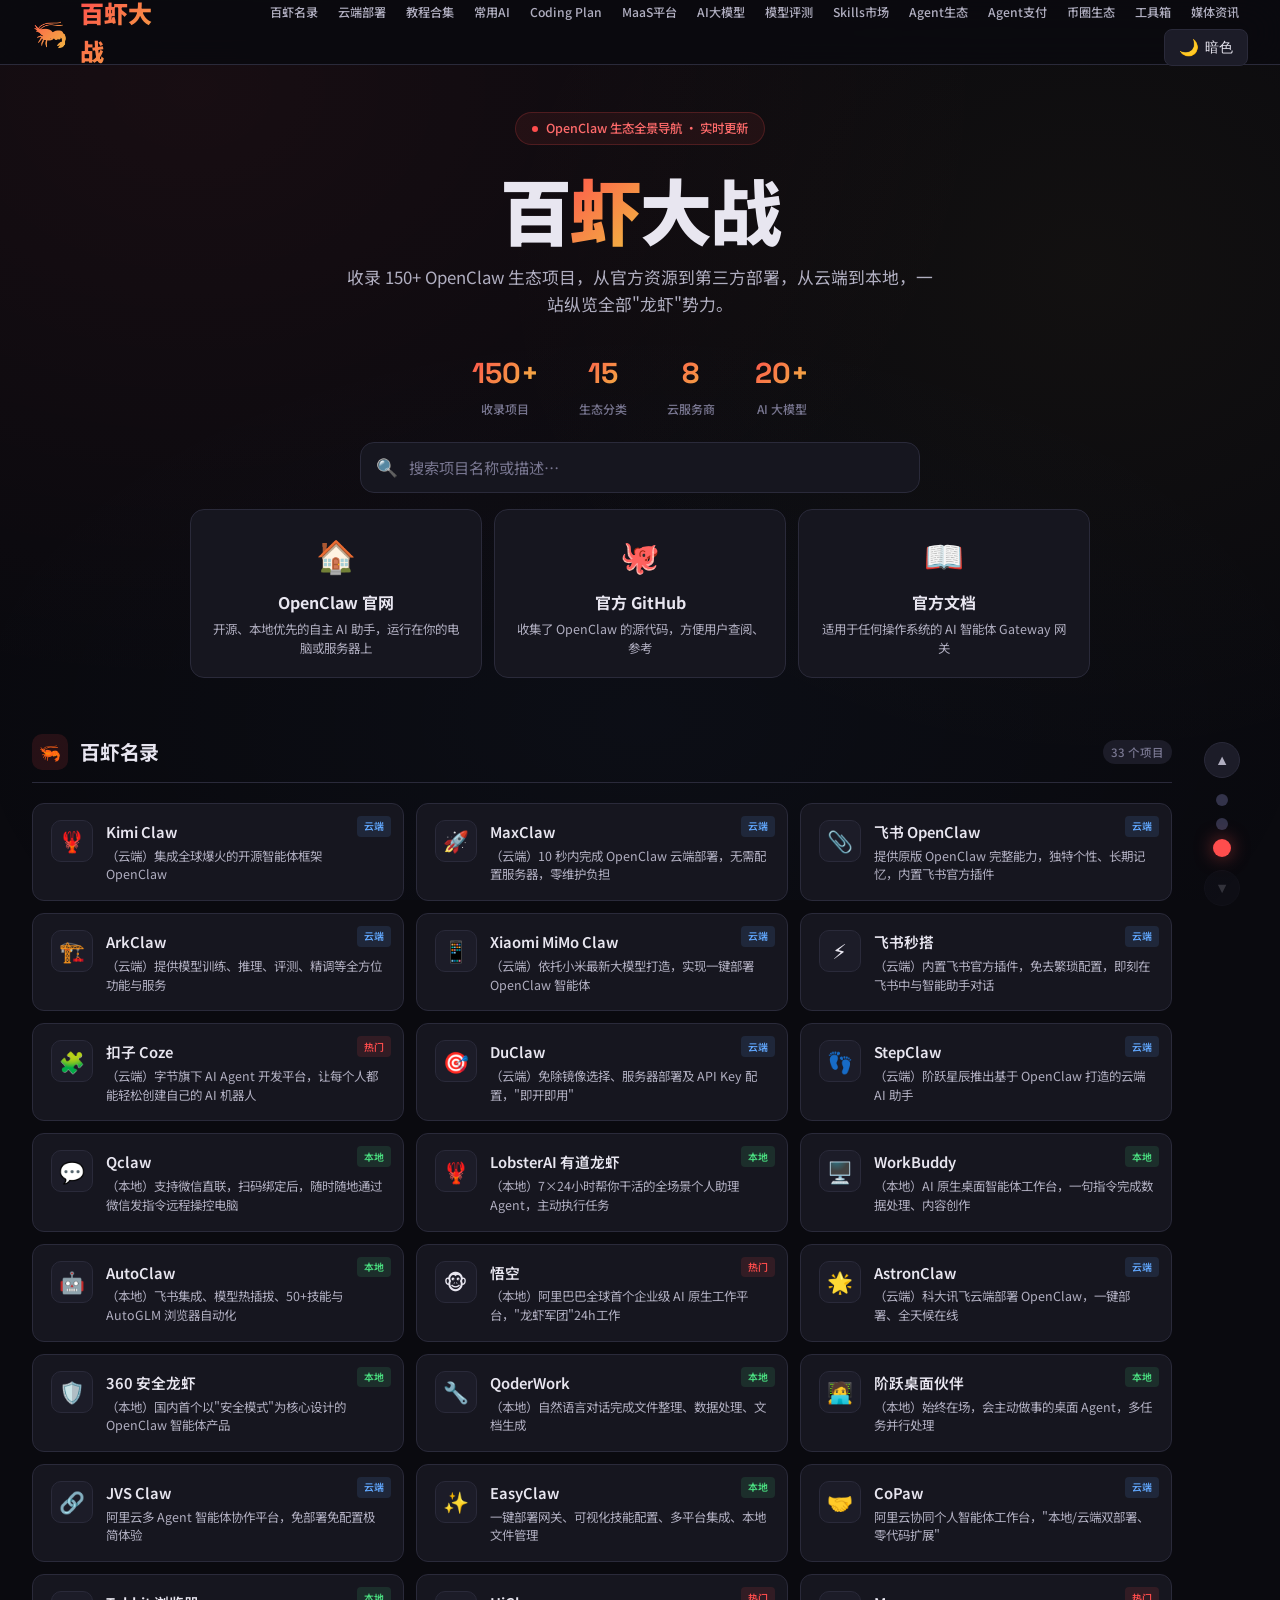
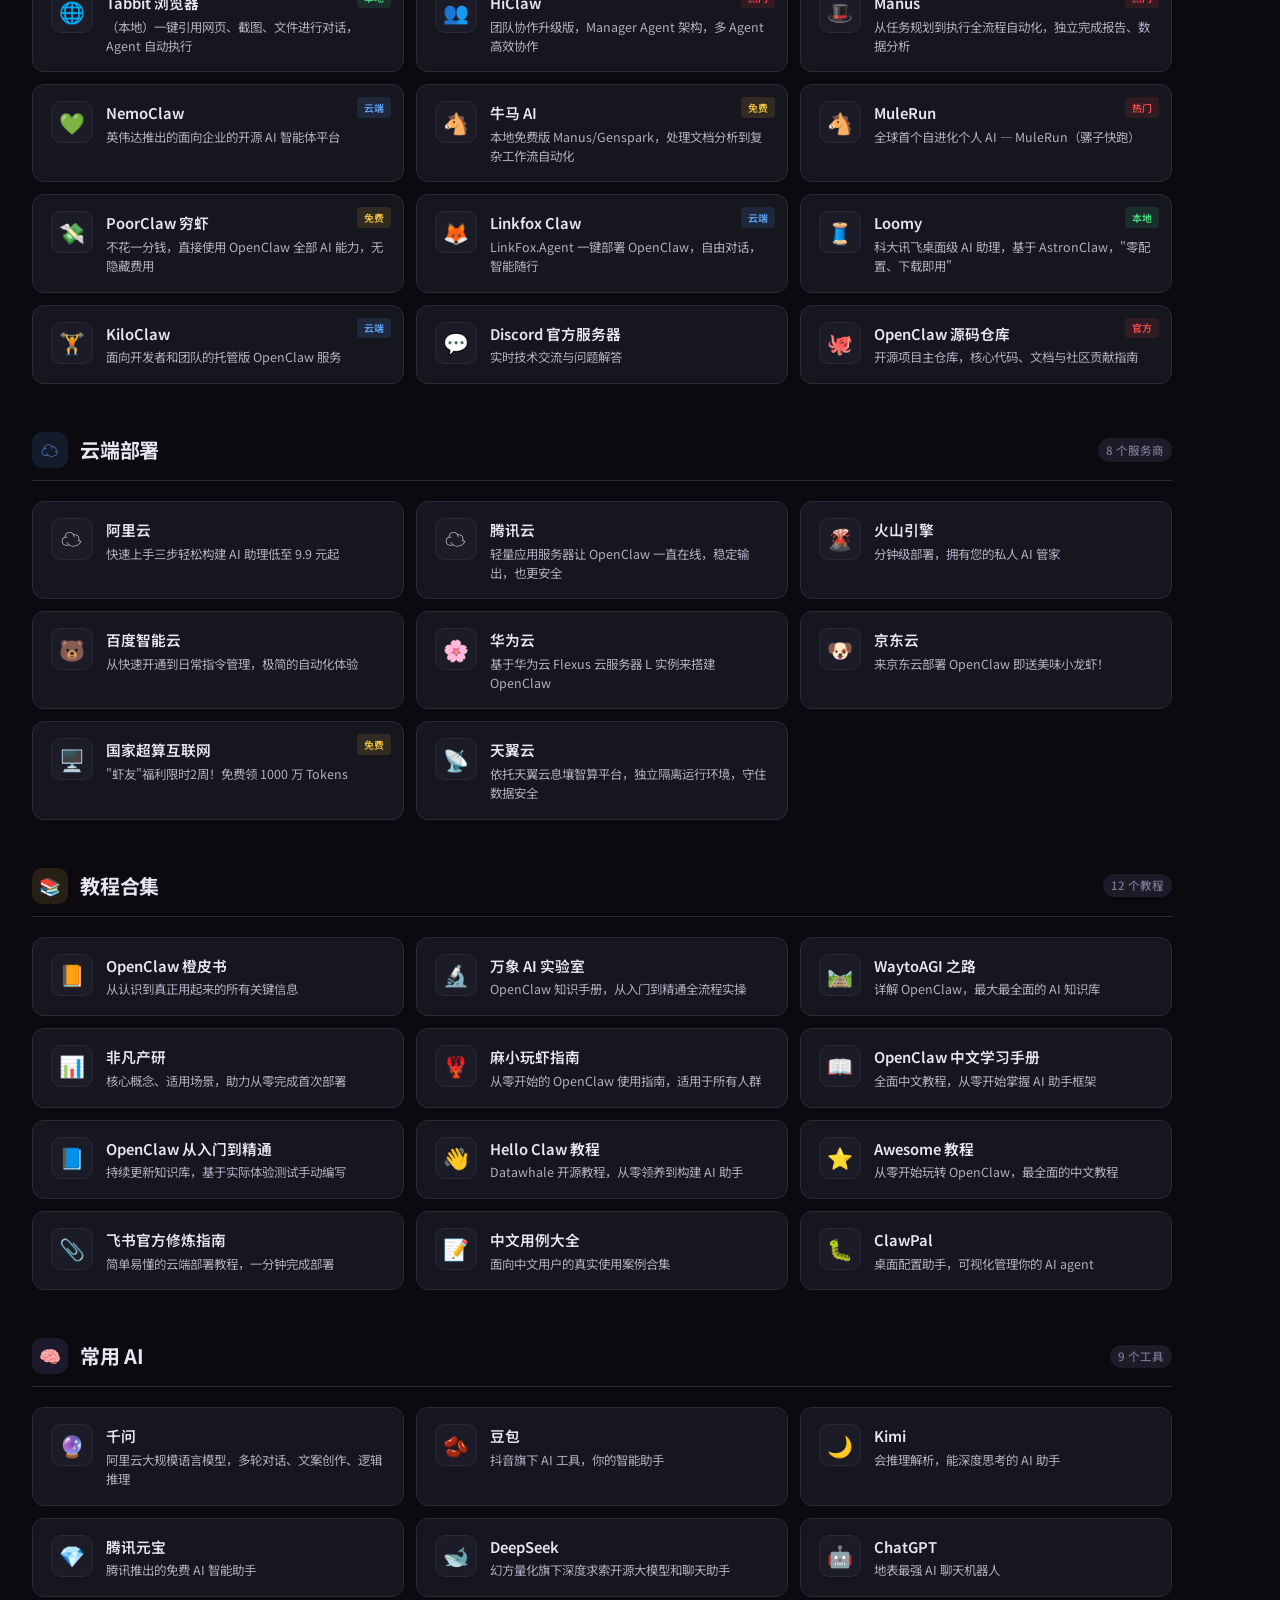
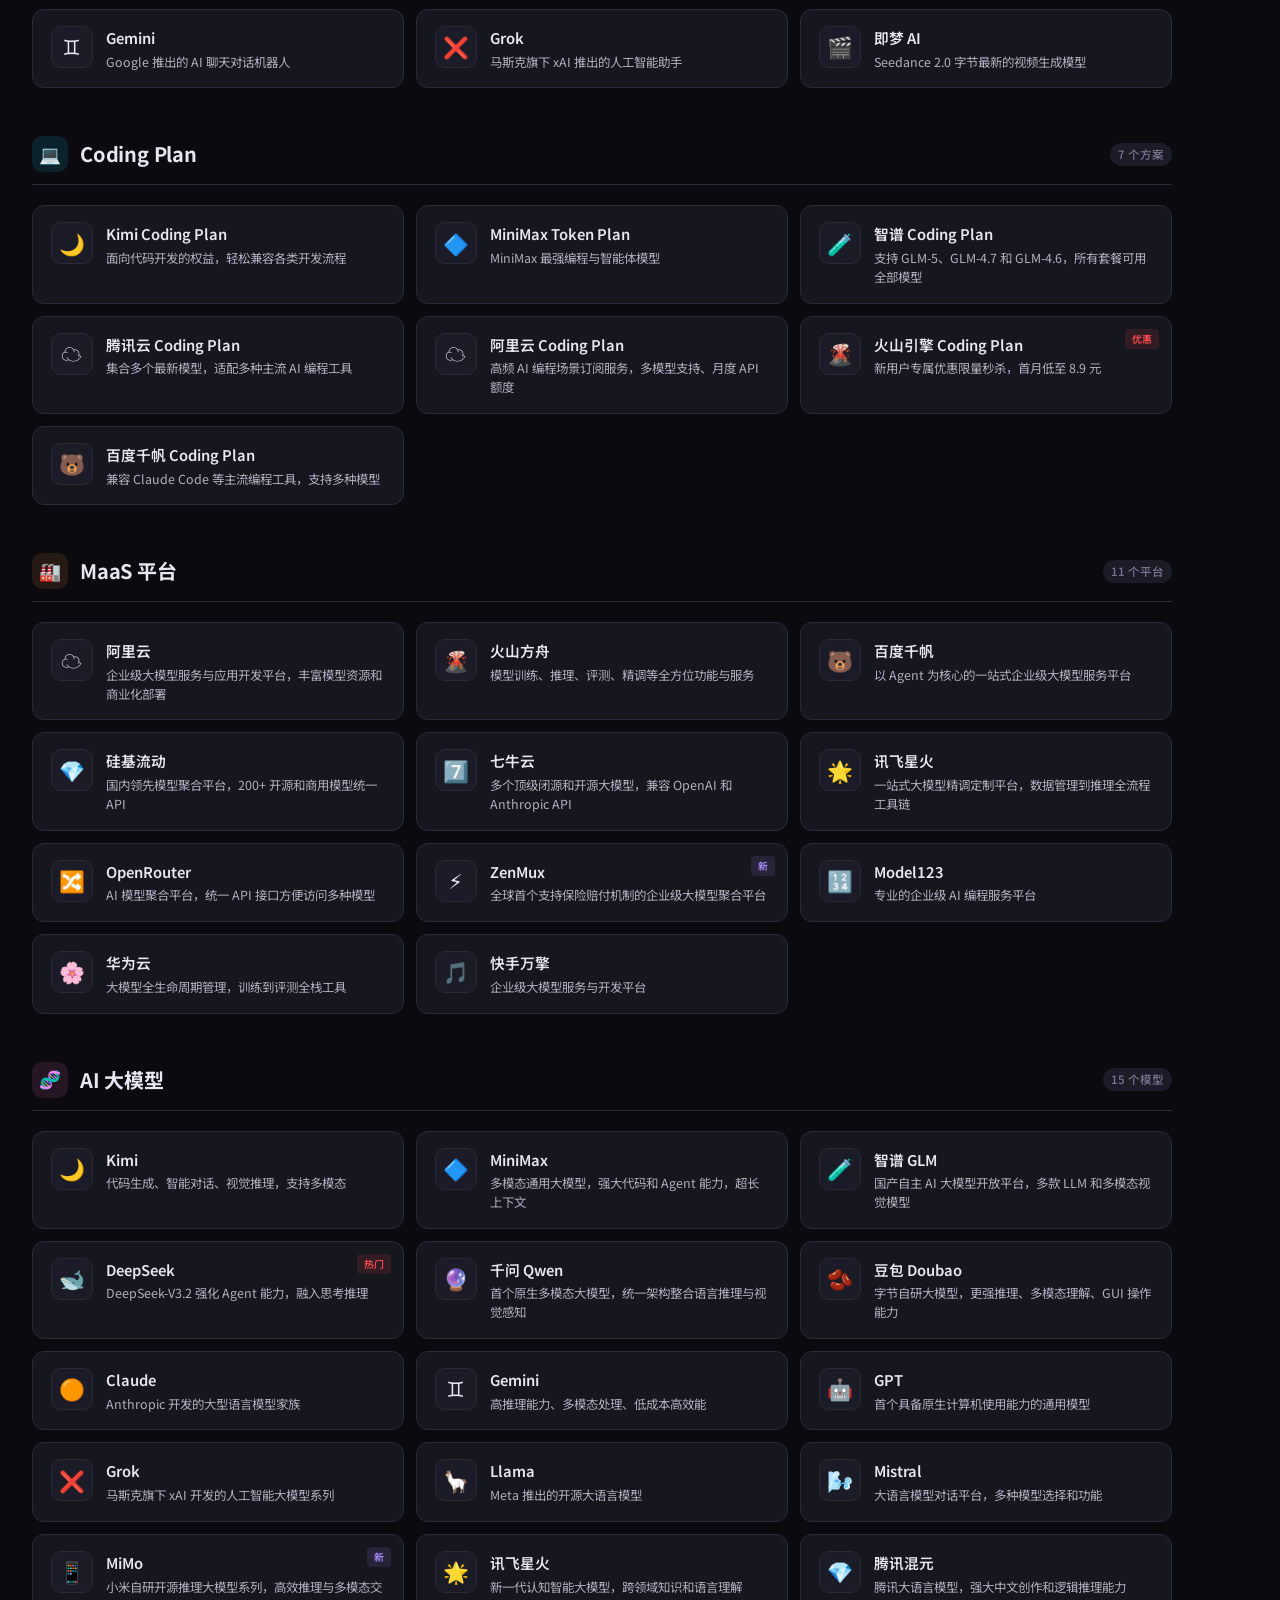
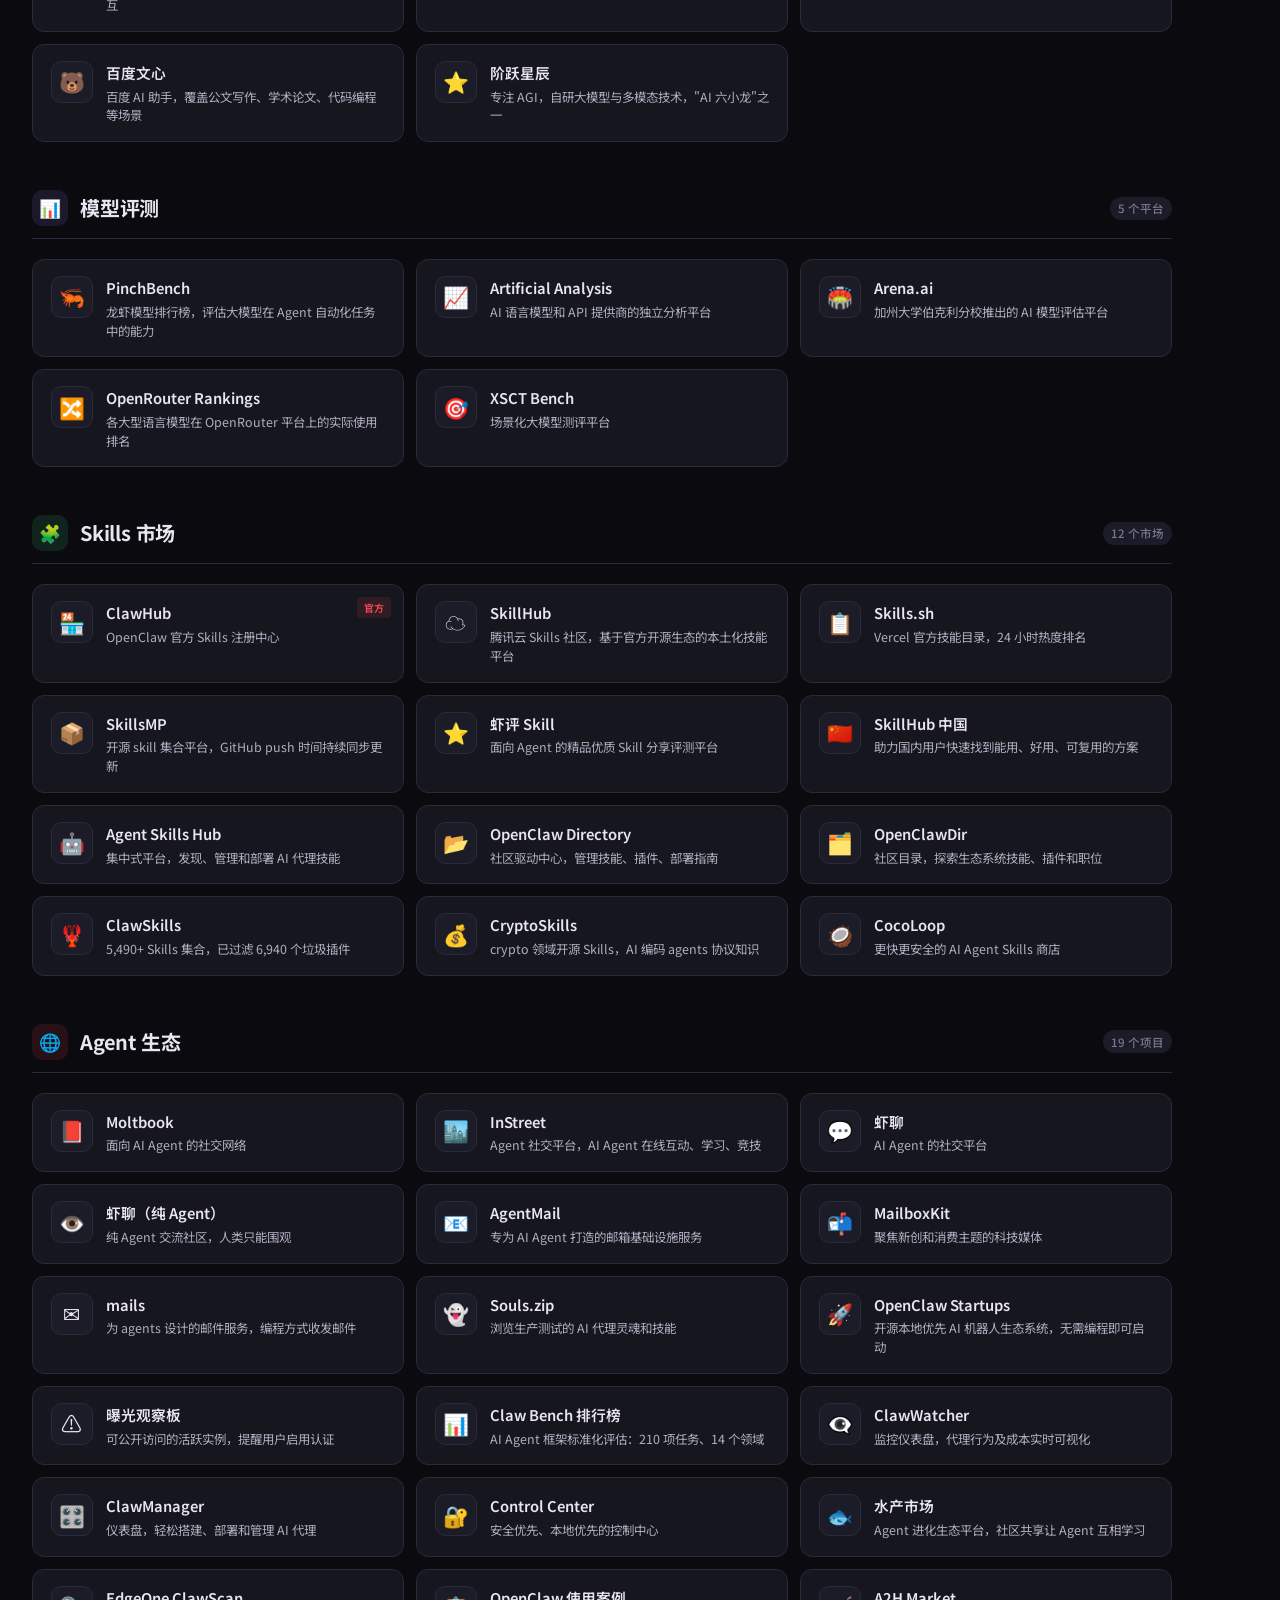
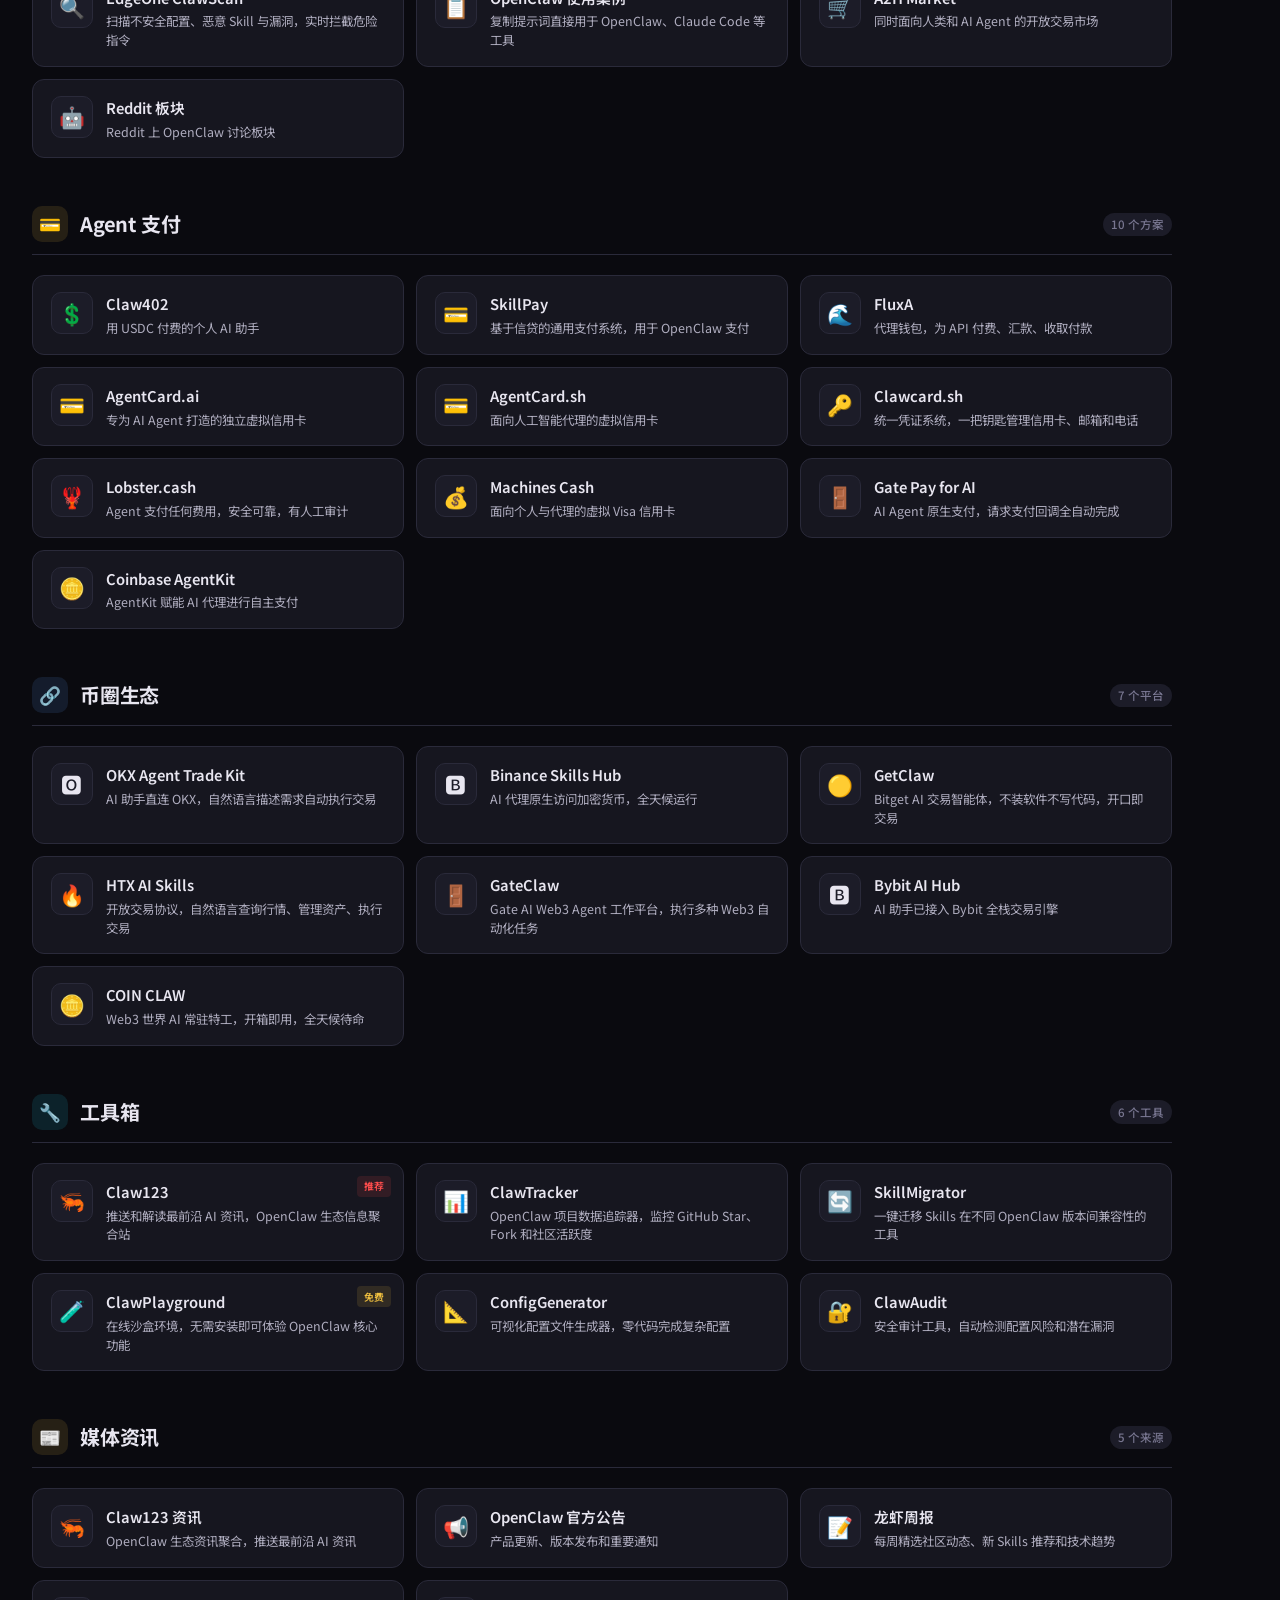
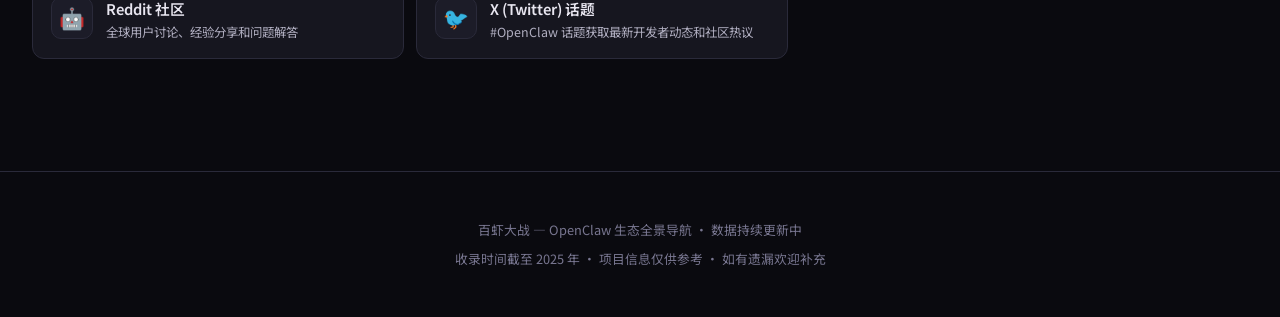
<file: claw123/simplified-nav.html>
<!DOCTYPE html>
<html lang="zh-CN">
<head>
<meta charset="UTF-8">
<meta name="viewport" content="width=device-width, initial-scale=1.0">
<title>百虾大战 — OpenClaw 生态全景导航</title>
<link rel="preconnect" href="https://fonts.googleapis.com">
<link rel="preconnect" href="https://fonts.gstatic.com" crossorigin>
<link href="https://fonts.googleapis.com/css2?family=Space+Grotesk:wght@400;500;600;700&family=Noto+Sans+SC:wght@300;400;500;600;700;900&family=JetBrains+Mono:wght@400;500&display=swap" rel="stylesheet">
<style>
*,*::before,*::after{margin:0;padding:0;box-sizing:border-box}
:root{
  --bg:#0a0a0f;--surface:#16161f;--surface2:#1c1c28;
  --border:#2a2a3a;--border2:#33334a;
  --accent:#ff4d4d;--accent2:#ff6b6b;
  --gold:#f0c040;--gold2:#e0b030;
  --text:#e8e6f0;--text2:#b0aec0;--text3:#787690;
  --green:#4ade80;--blue:#60a5fa;--purple:#a78bfa;
  --orange:#fb923c;--cyan:#22d3ee;--pink:#f472b6;
}

/* 亮色主题 */
[data-theme="light"]{
  --bg:#f5f5f7;--surface:#ffffff;--surface2:#f0f0f5;
  --border:#e0e0e8;--border2:#d0d0d8;
  --accent:#e63946;--accent2:#ff6b6b;
  --gold:#d4a017;--gold2:#c49007;
  --text:#1a1a2e;--text2:#4a4a5a;--text3:#8a8a9a;
  --green:#22c55e;--blue:#3b82f6;--purple:#8b5cf6;
  --orange:#f97316;--cyan:#06b6d4;--pink:#ec4899;
}

html{scroll-behavior:smooth;font-size:16px}
body{
  font-family:'Noto Sans SC','Space Grotesk',system-ui,sans-serif;
  background:var(--bg);color:var(--text);line-height:1.6;
  min-height:100vh;overflow-x:hidden;
  transition: background-color 0.3s ease, color 0.3s ease;
}
body::before{
  content:'';position:fixed;inset:0;
  background:
    radial-gradient(ellipse 800px 600px at 15% 10%,rgba(255,77,77,.06),transparent),
    radial-gradient(ellipse 600px 500px at 85% 30%,rgba(240,192,64,.04),transparent),
    radial-gradient(ellipse 700px 400px at 50% 80%,rgba(96,165,250,.03),transparent);
  pointer-events:none;z-index:0;
  transition: opacity 0.3s ease;
}
[data-theme="light"] body::before{opacity:0.3}

::-webkit-scrollbar{width:6px}
::-webkit-scrollbar-track{background:var(--bg)}
::-webkit-scrollbar-thumb{background:var(--border2);border-radius:3px}

/* Header */
.header{
  position:fixed;top:0;left:0;right:0;z-index:100;
  background:rgba(10,10,15,.92);backdrop-filter:blur(20px) saturate(1.4);
  border-bottom:1px solid var(--border);padding:0 2rem;
  transition: background-color 0.3s ease, border-color 0.3s ease;
}
[data-theme="light"] .header{background:rgba(255,255,255,.92)}

.header-inner{
  max-width:1400px;margin:0 auto;
  display:flex;align-items:center;justify-content:space-between;height:64px;
}
.logo{display:flex;align-items:center;gap:.75rem;font-weight:900;font-size:1.5rem;color:var(--text);text-decoration:none}
.logo-icon{font-size:1.8rem}
.logo span{background:linear-gradient(135deg,var(--accent),var(--gold));-webkit-background-clip:text;-webkit-text-fill-color:transparent}
.nav-links{display:flex;gap:.15rem;align-items:center;flex-wrap:wrap;justify-content:flex-end}
.nav-links a{
  color:var(--text2);text-decoration:none;font-size:.76rem;font-weight:500;
  padding:.3rem .55rem;border-radius:6px;transition:all .2s;white-space:nowrap;
}
.nav-links a:hover{color:var(--text);background:var(--surface2)}
.nav-links a.active{color:var(--accent);background:rgba(255,77,77,.1)}
.nav-toggle{display:none;background:none;border:none;color:var(--text);font-size:1.3rem;cursor:pointer}

/* 主题切换按钮 */
.theme-toggle{
  background:var(--surface2);border:1px solid var(--border);
  cursor:pointer;padding:8px 14px;border-radius:8px;
  color:var(--text);font-size:.85rem;font-weight:500;
  transition:all .3s ease;display:flex;align-items:center;gap:6px;
  margin-left:.5rem;
}
.theme-toggle:hover{background:var(--accent);color:#fff;border-color:var(--accent)}
.theme-toggle .icon{font-size:1rem;transition:transform .3s ease}
[data-theme="light"] .theme-toggle .icon{transform:rotate(180deg)}

/* Hero */
.hero{position:relative;z-index:1;text-align:center;padding:calc(64px + 3rem) 2rem 2.5rem}
.hero-badge{
  display:inline-flex;align-items:center;gap:.5rem;
  background:rgba(255,77,77,.08);border:1px solid rgba(255,77,77,.2);
  padding:.35rem 1rem;border-radius:100px;font-size:.78rem;color:var(--accent2);font-weight:500;
  margin-bottom:1.5rem;
  transition:all .3s ease;
}
[data-theme="light"] .hero-badge{background:rgba(230,57,70,.08);border-color:rgba(230,57,70,.2)}
.hero-badge .dot{width:6px;height:6px;border-radius:50%;background:var(--accent);animation:pulse 2s infinite}
@keyframes pulse{0%,100%{opacity:1}50%{opacity:.3}}
.hero h1{font-size:clamp(2.5rem,6vw,4.5rem);font-weight:900;letter-spacing:-.03em;line-height:1.1;margin-bottom:1rem}
.hero h1 .highlight{
  background:linear-gradient(135deg,var(--accent),var(--gold),var(--accent2));
  -webkit-background-clip:text;-webkit-text-fill-color:transparent;
  background-size:200% 200%;animation:gradient 4s ease infinite;
}
@keyframes gradient{0%,100%{background-position:0% 50%}50%{background-position:100% 50%}}
.hero p{font-size:1.05rem;color:var(--text2);max-width:600px;margin:0 auto 2rem}
.stats{display:flex;justify-content:center;gap:2.5rem;margin-bottom:1.5rem}
.stat{text-align:center}
.stat-num{font-size:1.8rem;font-weight:900;font-family:'Space Grotesk',monospace;background:linear-gradient(135deg,var(--accent),var(--gold));-webkit-background-clip:text;-webkit-text-fill-color:transparent}
.stat-label{font-size:.75rem;color:var(--text3);font-weight:500;margin-top:.15rem}
.search-wrap{max-width:560px;margin:0 auto 1rem;position:relative}
.search-wrap input{
  width:100%;padding:.85rem 1.2rem .85rem 3rem;
  background:var(--surface);border:1px solid var(--border);border-radius:14px;
  color:var(--text);font-size:.95rem;font-family:inherit;outline:none;transition:all .3s;
}
.search-wrap input::placeholder{color:var(--text3)}
.search-wrap input:focus{border-color:var(--accent);box-shadow:0 0 0 3px rgba(255,77,77,.1)}
.search-wrap .search-icon{position:absolute;left:1rem;top:50%;transform:translateY(-50%);color:var(--text3);font-size:1.1rem;pointer-events:none}

/* Hero cards */
.hero-cards{display:grid;grid-template-columns:repeat(3,1fr);gap:.75rem;max-width:900px;margin:0 auto 1rem}
.hero-card{
  background:var(--surface);border:1px solid var(--border);border-radius:14px;
  padding:1.2rem;text-align:center;text-decoration:none;color:var(--text);
  transition:all .25s;cursor:pointer;position:relative;overflow:hidden;
}
.hero-card::before{content:'';position:absolute;inset:0;opacity:0;transition:opacity .3s}
.hero-card:nth-child(1)::before{background:linear-gradient(135deg,rgba(255,77,77,.06),transparent)}
.hero-card:nth-child(2)::before{background:linear-gradient(135deg,rgba(240,192,64,.06),transparent)}
.hero-card:nth-child(3)::before{background:linear-gradient(135deg,rgba(96,165,250,.06),transparent)}
.hero-card:hover{transform:translateY(-3px);border-color:var(--border2);box-shadow:0 10px 40px rgba(0,0,0,.3)}
.hero-card:hover::before{opacity:1}
.hero-card .hc-icon{font-size:2rem;margin-bottom:.6rem;position:relative;z-index:1}
.hero-card .hc-name{font-weight:700;font-size:1rem;margin-bottom:.3rem;position:relative;z-index:1}
.hero-card .hc-desc{font-size:.78rem;color:var(--text2);position:relative;z-index:1;line-height:1.5}

/* Main layout */
.page-wrap{display:flex;max-width:1460px;margin:0 auto;position:relative;z-index:1;padding:0 2rem 4rem;gap:1.5rem}
.main-content{flex:1;min-width:0}

/* Side nav - 简化为3个圆点 */
.side-nav{
  position:sticky;top:80px;width:52px;flex-shrink:0;
  display:flex;flex-direction:column;align-items:center;
  padding:.5rem 0;max-height:calc(100vh - 100px);
}
.side-nav .sn-group{
  display:flex;flex-direction:column;align-items:center;gap:12px;
  padding:1rem 0;
}
.side-nav .sn-item{
  width:44px;display:flex;flex-direction:column;align-items:center;
  cursor:pointer;transition:all .2s;position:relative;
}
.side-nav .sn-dot{
  width:12px;height:12px;border-radius:50%;
  background:var(--border2);transition:all .3s;flex-shrink:0;
}
.side-nav .sn-item:hover .sn-dot{background:var(--text2);transform:scale(1.3)}
.side-nav .sn-item.active .sn-dot{
  background:var(--accent);transform:scale(1.5);
  box-shadow:0 0 12px rgba(255,77,77,.5);
}
.side-nav .sn-label{
  position:absolute;right:calc(100% + 10px);
  background:var(--surface2);border:1px solid var(--border);
  padding:.4rem .8rem;border-radius:6px;
  font-size:.72rem;color:var(--text);white-space:nowrap;
  opacity:0;pointer-events:none;transition:opacity .2s;
  box-shadow:0 4px 12px rgba(0,0,0,.4);
}
.side-nav .sn-item:hover .sn-label{opacity:1}
.side-nav .sn-arrow{
  width:36px;height:36px;border-radius:50%;
  background:var(--surface2);border:1px solid var(--border);
  color:var(--text2);font-size:.9rem;cursor:pointer;
  display:flex;align-items:center;justify-content:center;
  transition:all .2s;flex-shrink:0;
}
.side-nav .sn-arrow:hover{background:var(--accent);color:#fff;border-color:var(--accent)}
.side-nav .sn-arrow:disabled{opacity:.25;pointer-events:none}

/* Section */
.section{margin-bottom:3rem;scroll-margin-top:80px}
.section-header{
  display:flex;align-items:center;gap:.75rem;
  margin-bottom:1.25rem;padding-bottom:.75rem;border-bottom:1px solid var(--border);
}
.section-icon{width:36px;height:36px;border-radius:10px;display:flex;align-items:center;justify-content:center;font-size:1.1rem;flex-shrink:0}
.section-title{font-size:1.25rem;font-weight:700;letter-spacing:-.01em}
.section-count{font-size:.72rem;color:var(--text3);background:var(--surface2);padding:.15rem .5rem;border-radius:100px;font-weight:500;margin-left:auto}

/* Cards */
.card-grid{display:grid;grid-template-columns:repeat(auto-fill,minmax(280px,1fr));gap:.75rem}
.card-grid.wide{grid-template-columns:repeat(auto-fill,minmax(300px,1fr))}
.card{
  background:var(--surface);border:1px solid var(--border);border-radius:12px;
  padding:1rem 1.1rem;text-decoration:none;color:var(--text);
  transition:all .25s cubic-bezier(.4,0,.2,1);
  display:flex;align-items:flex-start;gap:.85rem;
  position:relative;overflow:hidden;cursor:pointer;
}
.card::before{content:'';position:absolute;inset:0;background:linear-gradient(135deg,rgba(255,77,77,.03),transparent);opacity:0;transition:opacity .3s}
.card:hover{border-color:var(--border2);transform:translateY(-2px);box-shadow:0 8px 30px rgba(0,0,0,.3)}
.card:hover::before{opacity:1}
.card-icon{width:42px;height:42px;border-radius:10px;display:flex;align-items:center;justify-content:center;font-size:1.3rem;flex-shrink:0;background:var(--surface2);border:1px solid var(--border);position:relative;z-index:1}
.card-body{flex:1;min-width:0;position:relative;z-index:1}
.card-name{font-size:.92rem;font-weight:600;margin-bottom:.2rem;white-space:nowrap;overflow:hidden;text-overflow:ellipsis}
.card-desc{font-size:.78rem;color:var(--text2);line-height:1.5;display:-webkit-box;-webkit-line-clamp:2;-webkit-box-orient:vertical;overflow:hidden}
.card-tag{position:absolute;top:.75rem;right:.75rem;font-size:.62rem;padding:.15rem .45rem;border-radius:4px;font-weight:600;z-index:1}
.tag-local{background:rgba(74,222,128,.12);color:var(--green)}
.tag-cloud{background:rgba(96,165,250,.12);color:var(--blue)}
.tag-free{background:rgba(240,192,64,.12);color:var(--gold)}
.tag-hot{background:rgba(255,77,77,.12);color:var(--accent)}
.tag-new{background:rgba(167,139,250,.12);color:var(--purple)}

/* Section icon colors */
.si-official{background:rgba(255,77,77,.12);color:var(--accent)}
.si-deploy{background:rgba(96,165,250,.12);color:var(--blue)}
.si-tutorial{background:rgba(240,192,64,.12);color:var(--gold)}
.si-ai{background:rgba(167,139,250,.12);color:var(--purple)}
.si-coding{background:rgba(34,211,238,.12);color:var(--cyan)}
.si-maas{background:rgba(251,146,60,.12);color:var(--orange)}
.si-model{background:rgba(244,114,182,.12);color:var(--pink)}
.si-skill{background:rgba(74,222,128,.12);color:var(--green)}
.si-agent{background:rgba(255,77,77,.12);color:var(--accent2)}
.si-pay{background:rgba(240,192,64,.12);color:var(--gold2)}
.si-crypto{background:rgba(96,165,250,.12);color:var(--blue)}
.si-bench{background:rgba(167,139,250,.12);color:var(--purple)}
.si-tools{background:rgba(34,211,238,.12);color:var(--cyan)}
.si-media{background:rgba(240,192,64,.12);color:var(--gold)}

/* Footer */
.footer{text-align:center;padding:3rem 2rem;border-top:1px solid var(--border);color:var(--text3);font-size:.8rem;position:relative;z-index:1}

/* Back to top */
.back-top{
  position:fixed;bottom:2rem;right:2rem;z-index:99;
  width:42px;height:42px;border-radius:50%;
  background:var(--surface2);border:1px solid var(--border);
  color:var(--text2);font-size:1.1rem;cursor:pointer;
  display:flex;align-items:center;justify-content:center;
  transition:all .2s;opacity:0;pointer-events:none;
}
.back-top.show{opacity:1;pointer-events:auto}
.back-top:hover{background:var(--accent);color:#fff;border-color:var(--accent)}

/* Responsive */
@media(max-width:1100px){.side-nav{display:none}.page-wrap{padding:0 1.5rem 3rem}}
@media(max-width:900px){
  .hero-cards{grid-template-columns:1fr}
  .nav-links{
    display:none;position:fixed;top:64px;left:0;right:0;
    background:rgba(10,10,15,.97);backdrop-filter:blur(20px);
    flex-direction:column;padding:1rem;gap:.25rem;border-bottom:1px solid var(--border);
  }
  .nav-links.open{display:flex}
  .nav-toggle{display:block}
  .stats{gap:1.5rem}
  .card-grid{grid-template-columns:1fr}
  .page-wrap{padding:0 1rem 3rem}
}
@media(max-width:600px){
  .header{padding:0 1rem}
  .hero{padding:calc(64px + 2rem) 1rem 2rem}
  .hero h1{font-size:2rem}
  .stats{gap:1rem;flex-wrap:wrap}
  .stat-num{font-size:1.4rem}
  .card-grid,.card-grid.wide{grid-template-columns:1fr}
}
</style>
</head>
<body>

<header class="header">
  <div class="header-inner">
    <a href="#top" class="logo" onclick="window.scrollTo({top:0,behavior:'smooth'});return false">
      <span class="logo-icon">🦐</span>
      <span>百虾大战</span>
    </a>
    <button class="nav-toggle" onclick="document.querySelector('.nav-links').classList.toggle('open')" aria-label="菜单">☰</button>
    <nav class="nav-links" id="topNav">
      <a href="#variants">百虾名录</a>
      <a href="#deploy">云端部署</a>
      <a href="#tutorials">教程合集</a>
      <a href="#ai">常用AI</a>
      <a href="#coding">Coding Plan</a>
      <a href="#maas">MaaS平台</a>
      <a href="#models">AI大模型</a>
      <a href="#benchmarks">模型评测</a>
      <a href="#skills">Skills市场</a>
      <a href="#agent">Agent生态</a>
      <a href="#pay">Agent支付</a>
      <a href="#crypto">币圈生态</a>
      <a href="#tools">工具箱</a>
      <a href="#media">媒体资讯</a>
      <button class="theme-toggle" onclick="toggleTheme()" title="切换主题">
        <span class="icon">🌙</span>
        <span>暗色</span>
      </button>
    </nav>
  </div>
</header>

<section class="hero" id="top">
  <div class="hero-badge"><span class="dot"></span> OpenClaw 生态全景导航 · 实时更新</div>
  <h1>百<span class="highlight">虾</span>大战</h1>
  <p>收录 150+ OpenClaw 生态项目，从官方资源到第三方部署，从云端到本地，一站纵览全部"龙虾"势力。</p>
  <div class="stats">
    <div class="stat"><div class="stat-num" data-target="150">150+</div><div class="stat-label">收录项目</div></div>
    <div class="stat"><div class="stat-num" data-target="15">15</div><div class="stat-label">生态分类</div></div>
    <div class="stat"><div class="stat-num" data-target="8">8</div><div class="stat-label">云服务商</div></div>
    <div class="stat"><div class="stat-num" data-target="20">20+</div><div class="stat-label">AI 大模型</div></div>
  </div>
  <div class="search-wrap">
    <span class="search-icon">🔍</span>
    <input type="text" id="searchInput" placeholder="搜索项目名称或描述…" oninput="filterCards()">
  </div>
  <div class="hero-cards">
    <a class="hero-card" href="https://www.openclaw.ai" target="_blank" rel="noopener">
      <div class="hc-icon">🏠</div><div class="hc-name">OpenClaw 官网</div>
      <div class="hc-desc">开源、本地优先的自主 AI 助手，运行在你的电脑或服务器上</div>
    </a>
    <a class="hero-card" href="https://github.com/openclaw" target="_blank" rel="noopener">
      <div class="hc-icon">🐙</div><div class="hc-name">官方 GitHub</div>
      <div class="hc-desc">收集了 OpenClaw 的源代码，方便用户查阅、参考</div>
    </a>
    <a class="hero-card" href="https://docs.openclaw.ai" target="_blank" rel="noopener">
      <div class="hc-icon">📖</div><div class="hc-name">官方文档</div>
      <div class="hc-desc">适用于任何操作系统的 AI 智能体 Gateway 网关</div>
    </a>
  </div>
</section>

<div class="page-wrap">
<main class="main-content" id="content">

  <!-- 百虾名录 -->
  <section class="section" id="variants">
    <div class="section-header">
      <div class="section-icon si-official">🦐</div>
      <h2 class="section-title">百虾名录</h2>
      <span class="section-count">33 个项目</span>
    </div>
    <div class="card-grid wide">
      <a class="card" href="https://kimi.ai" target="_blank" rel="noopener"><div class="card-icon">🦞</div><div class="card-body"><div class="card-name">Kimi Claw</div><div class="card-desc">（云端）集成全球爆火的开源智能体框架 OpenClaw</div></div><span class="card-tag tag-cloud">云端</span></a>
      <a class="card" href="#"><div class="card-icon">🚀</div><div class="card-body"><div class="card-name">MaxClaw</div><div class="card-desc">（云端）10 秒内完成 OpenClaw 云端部署，无需配置服务器，零维护负担</div></div><span class="card-tag tag-cloud">云端</span></a>
      <a class="card" href="#"><div class="card-icon">📎</div><div class="card-body"><div class="card-name">飞书 OpenClaw</div><div class="card-desc">提供原版 OpenClaw 完整能力，独特个性、长期记忆，内置飞书官方插件</div></div><span class="card-tag tag-cloud">云端</span></a>
      <a class="card" href="#"><div class="card-icon">🏗️</div><div class="card-body"><div class="card-name">ArkClaw</div><div class="card-desc">（云端）提供模型训练、推理、评测、精调等全方位功能与服务</div></div><span class="card-tag tag-cloud">云端</span></a>
      <a class="card" href="#"><div class="card-icon">📱</div><div class="card-body"><div class="card-name">Xiaomi MiMo Claw</div><div class="card-desc">（云端）依托小米最新大模型打造，实现一键部署 OpenClaw 智能体</div></div><span class="card-tag tag-cloud">云端</span></a>
      <a class="card" href="#"><div class="card-icon">⚡</div><div class="card-body"><div class="card-name">飞书秒搭</div><div class="card-desc">（云端）内置飞书官方插件，免去繁琐配置，即刻在飞书中与智能助手对话</div></div><span class="card-tag tag-cloud">云端</span></a>
      <a class="card" href="https://coze.cn" target="_blank" rel="noopener"><div class="card-icon">🧩</div><div class="card-body"><div class="card-name">扣子 Coze</div><div class="card-desc">（云端）字节旗下 AI Agent 开发平台，让每个人都能轻松创建自己的 AI 机器人</div></div><span class="card-tag tag-hot">热门</span></a>
      <a class="card" href="#"><div class="card-icon">🎯</div><div class="card-body"><div class="card-name">DuClaw</div><div class="card-desc">（云端）免除镜像选择、服务器部署及 API Key 配置，"即开即用"</div></div><span class="card-tag tag-cloud">云端</span></a>
      <a class="card" href="#"><div class="card-icon">👣</div><div class="card-body"><div class="card-name">StepClaw</div><div class="card-desc">（云端）阶跃星辰推出基于 OpenClaw 打造的云端 AI 助手</div></div><span class="card-tag tag-cloud">云端</span></a>
      <a class="card" href="#"><div class="card-icon">💬</div><div class="card-body"><div class="card-name">Qclaw</div><div class="card-desc">（本地）支持微信直联，扫码绑定后，随时随地通过微信发指令远程操控电脑</div></div><span class="card-tag tag-local">本地</span></a>
      <a class="card" href="#"><div class="card-icon">🦞</div><div class="card-body"><div class="card-name">LobsterAI 有道龙虾</div><div class="card-desc">（本地）7×24小时帮你干活的全场景个人助理 Agent，主动执行任务</div></div><span class="card-tag tag-local">本地</span></a>
      <a class="card" href="#"><div class="card-icon">🖥️</div><div class="card-body"><div class="card-name">WorkBuddy</div><div class="card-desc">（本地）AI 原生桌面智能体工作台，一句指令完成数据处理、内容创作</div></div><span class="card-tag tag-local">本地</span></a>
      <a class="card" href="#"><div class="card-icon">🤖</div><div class="card-body"><div class="card-name">AutoClaw</div><div class="card-desc">（本地）飞书集成、模型热插拔、50+技能与 AutoGLM 浏览器自动化</div></div><span class="card-tag tag-local">本地</span></a>
      <a class="card" href="#"><div class="card-icon">🐵</div><div class="card-body"><div class="card-name">悟空</div><div class="card-desc">（本地）阿里巴巴全球首个企业级 AI 原生工作平台，"龙虾军团"24h工作</div></div><span class="card-tag tag-hot">热门</span></a>
      <a class="card" href="#"><div class="card-icon">🌟</div><div class="card-body"><div class="card-name">AstronClaw</div><div class="card-desc">（云端）科大讯飞云端部署 OpenClaw，一键部署、全天候在线</div></div><span class="card-tag tag-cloud">云端</span></a>
      <a class="card" href="#"><div class="card-icon">🛡️</div><div class="card-body"><div class="card-name">360 安全龙虾</div><div class="card-desc">（本地）国内首个以"安全模式"为核心设计的 OpenClaw 智能体产品</div></div><span class="card-tag tag-local">本地</span></a>
      <a class="card" href="#"><div class="card-icon">🔧</div><div class="card-body"><div class="card-name">QoderWork</div><div class="card-desc">（本地）自然语言对话完成文件整理、数据处理、文档生成</div></div><span class="card-tag tag-local">本地</span></a>
      <a class="card" href="#"><div class="card-icon">🧑‍💻</div><div class="card-body"><div class="card-name">阶跃桌面伙伴</div><div class="card-desc">（本地）始终在场，会主动做事的桌面 Agent，多任务并行处理</div></div><span class="card-tag tag-local">本地</span></a>
      <a class="card" href="#"><div class="card-icon">🔗</div><div class="card-body"><div class="card-name">JVS Claw</div><div class="card-desc">阿里云多 Agent 智能体协作平台，免部署免配置极简体验</div></div><span class="card-tag tag-cloud">云端</span></a>
      <a class="card" href="#"><div class="card-icon">✨</div><div class="card-body"><div class="card-name">EasyClaw</div><div class="card-desc">一键部署网关、可视化技能配置、多平台集成、本地文件管理</div></div><span class="card-tag tag-local">本地</span></a>
      <a class="card" href="#"><div class="card-icon">🤝</div><div class="card-body"><div class="card-name">CoPaw</div><div class="card-desc">阿里云协同个人智能体工作台，"本地/云端双部署、零代码扩展"</div></div><span class="card-tag tag-cloud">云端</span></a>
      <a class="card" href="#"><div class="card-icon">🌐</div><div class="card-body"><div class="card-name">Tabbit 浏览器</div><div class="card-desc">（本地）一键引用网页、截图、文件进行对话，Agent 自动执行</div></div><span class="card-tag tag-local">本地</span></a>
      <a class="card" href="#"><div class="card-icon">👥</div><div class="card-body"><div class="card-name">HiClaw</div><div class="card-desc">团队协作升级版，Manager Agent 架构，多 Agent 高效协作</div></div><span class="card-tag tag-hot">热门</span></a>
      <a class="card" href="https://manus.ai" target="_blank" rel="noopener"><div class="card-icon">🎩</div><div class="card-body"><div class="card-name">Manus</div><div class="card-desc">从任务规划到执行全流程自动化，独立完成报告、数据分析</div></div><span class="card-tag tag-hot">热门</span></a>
      <a class="card" href="#"><div class="card-icon">💚</div><div class="card-body"><div class="card-name">NemoClaw</div><div class="card-desc">英伟达推出的面向企业的开源 AI 智能体平台</div></div><span class="card-tag tag-cloud">云端</span></a>
      <a class="card" href="#"><div class="card-icon">🐴</div><div class="card-body"><div class="card-name">牛马 AI</div><div class="card-desc">本地免费版 Manus/Genspark，处理文档分析到复杂工作流自动化</div></div><span class="card-tag tag-free">免费</span></a>
      <a class="card" href="#"><div class="card-icon">🐴</div><div class="card-body"><div class="card-name">MuleRun</div><div class="card-desc">全球首个自进化个人 AI — MuleRun（骡子快跑）</div></div><span class="card-tag tag-hot">热门</span></a>
      <a class="card" href="#"><div class="card-icon">💸</div><div class="card-body"><div class="card-name">PoorClaw 穷虾</div><div class="card-desc">不花一分钱，直接使用 OpenClaw 全部 AI 能力，无隐藏费用</div></div><span class="card-tag tag-free">免费</span></a>
      <a class="card" href="#"><div class="card-icon">🦊</div><div class="card-body"><div class="card-name">Linkfox Claw</div><div class="card-desc">LinkFox.Agent 一键部署 OpenClaw，自由对话，智能随行</div></div><span class="card-tag tag-cloud">云端</span></a>
      <a class="card" href="#"><div class="card-icon">🧵</div><div class="card-body"><div class="card-name">Loomy</div><div class="card-desc">科大讯飞桌面级 AI 助理，基于 AstronClaw，"零配置、下载即用"</div></div><span class="card-tag tag-local">本地</span></a>
      <a class="card" href="#"><div class="card-icon">🏋️</div><div class="card-body"><div class="card-name">KiloClaw</div><div class="card-desc">面向开发者和团队的托管版 OpenClaw 服务</div></div><span class="card-tag tag-cloud">云端</span></a>
      <a class="card" href="https://discord.gg/openclaw" target="_blank" rel="noopener"><div class="card-icon">💬</div><div class="card-body"><div class="card-name">Discord 官方服务器</div><div class="card-desc">实时技术交流与问题解答</div></div></a>
      <a class="card" href="https://github.com/openclaw/openclaw" target="_blank" rel="noopener"><div class="card-icon">🐙</div><div class="card-body"><div class="card-name">OpenClaw 源码仓库</div><div class="card-desc">开源项目主仓库，核心代码、文档与社区贡献指南</div></div><span class="card-tag tag-hot">官方</span></a>
    </div>
  </section>

  <!-- 云端部署 -->
  <section class="section" id="deploy">
    <div class="section-header">
      <div class="section-icon si-deploy">☁️</div>
      <h2 class="section-title">云端部署</h2>
      <span class="section-count">8 个服务商</span>
    </div>
    <div class="card-grid">
      <a class="card" href="https://www.aliyun.com" target="_blank" rel="noopener"><div class="card-icon">☁️</div><div class="card-body"><div class="card-name">阿里云</div><div class="card-desc">快速上手三步轻松构建 AI 助理低至 9.9 元起</div></div></a>
      <a class="card" href="https://cloud.tencent.com" target="_blank" rel="noopener"><div class="card-icon">☁️</div><div class="card-body"><div class="card-name">腾讯云</div><div class="card-desc">轻量应用服务器让 OpenClaw 一直在线，稳定输出，也更安全</div></div></a>
      <a class="card" href="https://www.volcengine.com" target="_blank" rel="noopener"><div class="card-icon">🌋</div><div class="card-body"><div class="card-name">火山引擎</div><div class="card-desc">分钟级部署，拥有您的私人 AI 管家</div></div></a>
      <a class="card" href="https://cloud.baidu.com" target="_blank" rel="noopener"><div class="card-icon">🐻</div><div class="card-body"><div class="card-name">百度智能云</div><div class="card-desc">从快速开通到日常指令管理，极简的自动化体验</div></div></a>
      <a class="card" href="https://www.huaweicloud.com" target="_blank" rel="noopener"><div class="card-icon">🌸</div><div class="card-body"><div class="card-name">华为云</div><div class="card-desc">基于华为云 Flexus 云服务器 L 实例来搭建 OpenClaw</div></div></a>
      <a class="card" href="https://www.jdcloud.com" target="_blank" rel="noopener"><div class="card-icon">🐶</div><div class="card-body"><div class="card-name">京东云</div><div class="card-desc">来京东云部署 OpenClaw 即送美味小龙虾！</div></div></a>
      <a class="card" href="https://www.scnet.cn" target="_blank" rel="noopener"><div class="card-icon">🖥️</div><div class="card-body"><div class="card-name">国家超算互联网</div><div class="card-desc">"虾友"福利限时2周！免费领 1000 万 Tokens</div></div><span class="card-tag tag-free">免费</span></a>
      <a class="card" href="https://www.ctyun.cn" target="_blank" rel="noopener"><div class="card-icon">📡</div><div class="card-body"><div class="card-name">天翼云</div><div class="card-desc">依托天翼云息壤智算平台，独立隔离运行环境，守住数据安全</div></div></a>
    </div>
  </section>

  <!-- 教程合集 -->
  <section class="section" id="tutorials">
    <div class="section-header">
      <div class="section-icon si-tutorial">📚</div>
      <h2 class="section-title">教程合集</h2>
      <span class="section-count">12 个教程</span>
    </div>
    <div class="card-grid">
      <a class="card" href="#"><div class="card-icon">📙</div><div class="card-body"><div class="card-name">OpenClaw 橙皮书</div><div class="card-desc">从认识到真正用起来的所有关键信息</div></div></a>
      <a class="card" href="#"><div class="card-icon">🔬</div><div class="card-body"><div class="card-name">万象 AI 实验室</div><div class="card-desc">OpenClaw 知识手册，从入门到精通全流程实操</div></div></a>
      <a class="card" href="#"><div class="card-icon">🛤️</div><div class="card-body"><div class="card-name">WaytoAGI 之路</div><div class="card-desc">详解 OpenClaw，最大最全面的 AI 知识库</div></div></a>
      <a class="card" href="#"><div class="card-icon">📊</div><div class="card-body"><div class="card-name">非凡产研</div><div class="card-desc">核心概念、适用场景，助力从零完成首次部署</div></div></a>
      <a class="card" href="#"><div class="card-icon">🦞</div><div class="card-body"><div class="card-name">麻小玩虾指南</div><div class="card-desc">从零开始的 OpenClaw 使用指南，适用于所有人群</div></div></a>
      <a class="card" href="#"><div class="card-icon">📖</div><div class="card-body"><div class="card-name">OpenClaw 中文学习手册</div><div class="card-desc">全面中文教程，从零开始掌握 AI 助手框架</div></div></a>
      <a class="card" href="#"><div class="card-icon">📘</div><div class="card-body"><div class="card-name">OpenClaw 从入门到精通</div><div class="card-desc">持续更新知识库，基于实际体验测试手动编写</div></div></a>
      <a class="card" href="#"><div class="card-icon">👋</div><div class="card-body"><div class="card-name">Hello Claw 教程</div><div class="card-desc">Datawhale 开源教程，从零领养到构建 AI 助手</div></div></a>
      <a class="card" href="#"><div class="card-icon">⭐</div><div class="card-body"><div class="card-name">Awesome 教程</div><div class="card-desc">从零开始玩转 OpenClaw，最全面的中文教程</div></div></a>
      <a class="card" href="#"><div class="card-icon">📎</div><div class="card-body"><div class="card-name">飞书官方修炼指南</div><div class="card-desc">简单易懂的云端部署教程，一分钟完成部署</div></div></a>
      <a class="card" href="#"><div class="card-icon">📝</div><div class="card-body"><div class="card-name">中文用例大全</div><div class="card-desc">面向中文用户的真实使用案例合集</div></div></a>
      <a class="card" href="#"><div class="card-icon">🐛</div><div class="card-body"><div class="card-name">ClawPal</div><div class="card-desc">桌面配置助手，可视化管理你的 AI agent</div></div></a>
    </div>
  </section>

  <!-- 常用AI -->
  <section class="section" id="ai">
    <div class="section-header">
      <div class="section-icon si-ai">🧠</div>
      <h2 class="section-title">常用 AI</h2>
      <span class="section-count">9 个工具</span>
    </div>
    <div class="card-grid">
      <a class="card" href="https://tongyi.aliyun.com" target="_blank" rel="noopener"><div class="card-icon">🔮</div><div class="card-body"><div class="card-name">千问</div><div class="card-desc">阿里云大规模语言模型，多轮对话、文案创作、逻辑推理</div></div></a>
      <a class="card" href="https://www.doubao.com" target="_blank" rel="noopener"><div class="card-icon">🫘</div><div class="card-body"><div class="card-name">豆包</div><div class="card-desc">抖音旗下 AI 工具，你的智能助手</div></div></a>
      <a class="card" href="https://kimi.ai" target="_blank" rel="noopener"><div class="card-icon">🌙</div><div class="card-body"><div class="card-name">Kimi</div><div class="card-desc">会推理解析，能深度思考的 AI 助手</div></div></a>
      <a class="card" href="https://yuanbao.tencent.com" target="_blank" rel="noopener"><div class="card-icon">💎</div><div class="card-body"><div class="card-name">腾讯元宝</div><div class="card-desc">腾讯推出的免费 AI 智能助手</div></div></a>
      <a class="card" href="https://chat.deepseek.com" target="_blank" rel="noopener"><div class="card-icon">🐋</div><div class="card-body"><div class="card-name">DeepSeek</div><div class="card-desc">幻方量化旗下深度求索开源大模型和聊天助手</div></div></a>
      <a class="card" href="https://chat.openai.com" target="_blank" rel="noopener"><div class="card-icon">🤖</div><div class="card-body"><div class="card-name">ChatGPT</div><div class="card-desc">地表最强 AI 聊天机器人</div></div></a>
      <a class="card" href="https://gemini.google.com" target="_blank" rel="noopener"><div class="card-icon">♊</div><div class="card-body"><div class="card-name">Gemini</div><div class="card-desc">Google 推出的 AI 聊天对话机器人</div></div></a>
      <a class="card" href="https://grok.x.ai" target="_blank" rel="noopener"><div class="card-icon">❌</div><div class="card-body"><div class="card-name">Grok</div><div class="card-desc">马斯克旗下 xAI 推出的人工智能助手</div></div></a>
      <a class="card" href="https://jimeng.jianying.com" target="_blank" rel="noopener"><div class="card-icon">🎬</div><div class="card-body"><div class="card-name">即梦 AI</div><div class="card-desc">Seedance 2.0 字节最新的视频生成模型</div></div></a>
    </div>
  </section>

  <!-- Coding Plan -->
  <section class="section" id="coding">
    <div class="section-header">
      <div class="section-icon si-coding">💻</div>
      <h2 class="section-title">Coding Plan</h2>
      <span class="section-count">7 个方案</span>
    </div>
    <div class="card-grid">
      <a class="card" href="https://kimi.ai" target="_blank" rel="noopener"><div class="card-icon">🌙</div><div class="card-body"><div class="card-name">Kimi Coding Plan</div><div class="card-desc">面向代码开发的权益，轻松兼容各类开发流程</div></div></a>
      <a class="card" href="#"><div class="card-icon">🔷</div><div class="card-body"><div class="card-name">MiniMax Token Plan</div><div class="card-desc">MiniMax 最强编程与智能体模型</div></div></a>
      <a class="card" href="#"><div class="card-icon">🧪</div><div class="card-body"><div class="card-name">智谱 Coding Plan</div><div class="card-desc">支持 GLM-5、GLM-4.7 和 GLM-4.6，所有套餐可用全部模型</div></div></a>
      <a class="card" href="#"><div class="card-icon">☁️</div><div class="card-body"><div class="card-name">腾讯云 Coding Plan</div><div class="card-desc">集合多个最新模型，适配多种主流 AI 编程工具</div></div></a>
      <a class="card" href="#"><div class="card-icon">☁️</div><div class="card-body"><div class="card-name">阿里云 Coding Plan</div><div class="card-desc">高频 AI 编程场景订阅服务，多模型支持、月度 API 额度</div></div></a>
      <a class="card" href="#"><div class="card-icon">🌋</div><div class="card-body"><div class="card-name">火山引擎 Coding Plan</div><div class="card-desc">新用户专属优惠限量秒杀，首月低至 8.9 元</div></div><span class="card-tag tag-hot">优惠</span></a>
      <a class="card" href="#"><div class="card-icon">🐻</div><div class="card-body"><div class="card-name">百度千帆 Coding Plan</div><div class="card-desc">兼容 Claude Code 等主流编程工具，支持多种模型</div></div></a>
    </div>
  </section>

  <!-- MaaS平台 -->
  <section class="section" id="maas">
    <div class="section-header">
      <div class="section-icon si-maas">🏭</div>
      <h2 class="section-title">MaaS 平台</h2>
      <span class="section-count">11 个平台</span>
    </div>
    <div class="card-grid">
      <a class="card" href="https://www.aliyun.com/product/model" target="_blank" rel="noopener"><div class="card-icon">☁️</div><div class="card-body"><div class="card-name">阿里云</div><div class="card-desc">企业级大模型服务与应用开发平台，丰富模型资源和商业化部署</div></div></a>
      <a class="card" href="https://www.volcengine.com/product/ark" target="_blank" rel="noopener"><div class="card-icon">🌋</div><div class="card-body"><div class="card-name">火山方舟</div><div class="card-desc">模型训练、推理、评测、精调等全方位功能与服务</div></div></a>
      <a class="card" href="https://cloud.baidu.com/product/wenxinworkshop" target="_blank" rel="noopener"><div class="card-icon">🐻</div><div class="card-body"><div class="card-name">百度千帆</div><div class="card-desc">以 Agent 为核心的一站式企业级大模型服务平台</div></div></a>
      <a class="card" href="https://siliconflow.cn" target="_blank" rel="noopener"><div class="card-icon">💎</div><div class="card-body"><div class="card-name">硅基流动</div><div class="card-desc">国内领先模型聚合平台，200+ 开源和商用模型统一 API</div></div></a>
      <a class="card" href="https://www.qiniu.com" target="_blank" rel="noopener"><div class="card-icon">7️⃣</div><div class="card-body"><div class="card-name">七牛云</div><div class="card-desc">多个顶级闭源和开源大模型，兼容 OpenAI 和 Anthropic API</div></div></a>
      <a class="card" href="https://xinghuo.xfyun.cn" target="_blank" rel="noopener"><div class="card-icon">🌟</div><div class="card-body"><div class="card-name">讯飞星火</div><div class="card-desc">一站式大模型精调定制平台，数据管理到推理全流程工具链</div></div></a>
      <a class="card" href="https://openrouter.ai" target="_blank" rel="noopener"><div class="card-icon">🔀</div><div class="card-body"><div class="card-name">OpenRouter</div><div class="card-desc">AI 模型聚合平台，统一 API 接口方便访问多种模型</div></div></a>
      <a class="card" href="#"><div class="card-icon">⚡</div><div class="card-body"><div class="card-name">ZenMux</div><div class="card-desc">全球首个支持保险赔付机制的企业级大模型聚合平台</div></div><span class="card-tag tag-new">新</span></a>
      <a class="card" href="#"><div class="card-icon">🔢</div><div class="card-body"><div class="card-name">Model123</div><div class="card-desc">专业的企业级 AI 编程服务平台</div></div></a>
      <a class="card" href="https://www.huaweicloud.com" target="_blank" rel="noopener"><div class="card-icon">🌸</div><div class="card-body"><div class="card-name">华为云</div><div class="card-desc">大模型全生命周期管理，训练到评测全栈工具</div></div></a>
      <a class="card" href="#"><div class="card-icon">🎵</div><div class="card-body"><div class="card-name">快手万擎</div><div class="card-desc">企业级大模型服务与开发平台</div></div></a>
    </div>
  </section>

  <!-- AI大模型 -->
  <section class="section" id="models">
    <div class="section-header">
      <div class="section-icon si-model">🧬</div>
      <h2 class="section-title">AI 大模型</h2>
      <span class="section-count">15 个模型</span>
    </div>
    <div class="card-grid wide">
      <a class="card" href="https://kimi.ai" target="_blank" rel="noopener"><div class="card-icon">🌙</div><div class="card-body"><div class="card-name">Kimi</div><div class="card-desc">代码生成、智能对话、视觉推理，支持多模态</div></div></a>
      <a class="card" href="https://minimax.chat" target="_blank" rel="noopener"><div class="card-icon">🔷</div><div class="card-body"><div class="card-name">MiniMax</div><div class="card-desc">多模态通用大模型，强大代码和 Agent 能力，超长上下文</div></div></a>
      <a class="card" href="https://open.bigmodel.cn" target="_blank" rel="noopener"><div class="card-icon">🧪</div><div class="card-body"><div class="card-name">智谱 GLM</div><div class="card-desc">国产自主 AI 大模型开放平台，多款 LLM 和多模态视觉模型</div></div></a>
      <a class="card" href="https://chat.deepseek.com" target="_blank" rel="noopener"><div class="card-icon">🐋</div><div class="card-body"><div class="card-name">DeepSeek</div><div class="card-desc">DeepSeek-V3.2 强化 Agent 能力，融入思考推理</div></div><span class="card-tag tag-hot">热门</span></a>
      <a class="card" href="https://tongyi.aliyun.com" target="_blank" rel="noopener"><div class="card-icon">🔮</div><div class="card-body"><div class="card-name">千问 Qwen</div><div class="card-desc">首个原生多模态大模型，统一架构整合语言推理与视觉感知</div></div></a>
      <a class="card" href="https://www.doubao.com" target="_blank" rel="noopener"><div class="card-icon">🫘</div><div class="card-body"><div class="card-name">豆包 Doubao</div><div class="card-desc">字节自研大模型，更强推理、多模态理解、GUI 操作能力</div></div></a>
      <a class="card" href="https://claude.ai" target="_blank" rel="noopener"><div class="card-icon">🟠</div><div class="card-body"><div class="card-name">Claude</div><div class="card-desc">Anthropic 开发的大型语言模型家族</div></div></a>
      <a class="card" href="https://gemini.google.com" target="_blank" rel="noopener"><div class="card-icon">♊</div><div class="card-body"><div class="card-name">Gemini</div><div class="card-desc">高推理能力、多模态处理、低成本高效能</div></div></a>
      <a class="card" href="https://openai.com" target="_blank" rel="noopener"><div class="card-icon">🤖</div><div class="card-body"><div class="card-name">GPT</div><div class="card-desc">首个具备原生计算机使用能力的通用模型</div></div></a>
      <a class="card" href="https://grok.x.ai" target="_blank" rel="noopener"><div class="card-icon">❌</div><div class="card-body"><div class="card-name">Grok</div><div class="card-desc">马斯克旗下 xAI 开发的人工智能大模型系列</div></div></a>
      <a class="card" href="https://llama.meta.com" target="_blank" rel="noopener"><div class="card-icon">🦙</div><div class="card-body"><div class="card-name">Llama</div><div class="card-desc">Meta 推出的开源大语言模型</div></div></a>
      <a class="card" href="https://mistral.ai" target="_blank" rel="noopener"><div class="card-icon">🌬️</div><div class="card-body"><div class="card-name">Mistral</div><div class="card-desc">大语言模型对话平台，多种模型选择和功能</div></div></a>
      <a class="card" href="#"><div class="card-icon">📱</div><div class="card-body"><div class="card-name">MiMo</div><div class="card-desc">小米自研开源推理大模型系列，高效推理与多模态交互</div></div><span class="card-tag tag-new">新</span></a>
      <a class="card" href="https://xinghuo.xfyun.cn" target="_blank" rel="noopener"><div class="card-icon">🌟</div><div class="card-body"><div class="card-name">讯飞星火</div><div class="card-desc">新一代认知智能大模型，跨领域知识和语言理解</div></div></a>
      <a class="card" href="https://hunyuan.tencent.com" target="_blank" rel="noopener"><div class="card-icon">💎</div><div class="card-body"><div class="card-name">腾讯混元</div><div class="card-desc">腾讯大语言模型，强大中文创作和逻辑推理能力</div></div></a>
      <a class="card" href="https://yiyan.baidu.com" target="_blank" rel="noopener"><div class="card-icon">🐻</div><div class="card-body"><div class="card-name">百度文心</div><div class="card-desc">百度 AI 助手，覆盖公文写作、学术论文、代码编程等场景</div></div></a>
      <a class="card" href="#"><div class="card-icon">⭐</div><div class="card-body"><div class="card-name">阶跃星辰</div><div class="card-desc">专注 AGI，自研大模型与多模态技术，"AI 六小龙"之一</div></div></a>
    </div>
  </section>

  <!-- 模型评测 -->
  <section class="section" id="benchmarks">
    <div class="section-header">
      <div class="section-icon si-bench">📊</div>
      <h2 class="section-title">模型评测</h2>
      <span class="section-count">5 个平台</span>
    </div>
    <div class="card-grid">
      <a class="card" href="#"><div class="card-icon">🦐</div><div class="card-body"><div class="card-name">PinchBench</div><div class="card-desc">龙虾模型排行榜，评估大模型在 Agent 自动化任务中的能力</div></div></a>
      <a class="card" href="https://artificialanalysis.ai" target="_blank" rel="noopener"><div class="card-icon">📈</div><div class="card-body"><div class="card-name">Artificial Analysis</div><div class="card-desc">AI 语言模型和 API 提供商的独立分析平台</div></div></a>
      <a class="card" href="https://arena.ai" target="_blank" rel="noopener"><div class="card-icon">🏟️</div><div class="card-body"><div class="card-name">Arena.ai</div><div class="card-desc">加州大学伯克利分校推出的 AI 模型评估平台</div></div></a>
      <a class="card" href="https://openrouter.ai/rankings" target="_blank" rel="noopener"><div class="card-icon">🔀</div><div class="card-body"><div class="card-name">OpenRouter Rankings</div><div class="card-desc">各大型语言模型在 OpenRouter 平台上的实际使用排名</div></div></a>
      <a class="card" href="#"><div class="card-icon">🎯</div><div class="card-body"><div class="card-name">XSCT Bench</div><div class="card-desc">场景化大模型测评平台</div></div></a>
    </div>
  </section>

  <!-- Skills市场 -->
  <section class="section" id="skills">
    <div class="section-header">
      <div class="section-icon si-skill">🧩</div>
      <h2 class="section-title">Skills 市场</h2>
      <span class="section-count">12 个市场</span>
    </div>
    <div class="card-grid">
      <a class="card" href="https://clawhub.com" target="_blank" rel="noopener"><div class="card-icon">🏪</div><div class="card-body"><div class="card-name">ClawHub</div><div class="card-desc">OpenClaw 官方 Skills 注册中心</div></div><span class="card-tag tag-hot">官方</span></a>
      <a class="card" href="#"><div class="card-icon">☁️</div><div class="card-body"><div class="card-name">SkillHub</div><div class="card-desc">腾讯云 Skills 社区，基于官方开源生态的本土化技能平台</div></div></a>
      <a class="card" href="#"><div class="card-icon">📋</div><div class="card-body"><div class="card-name">Skills.sh</div><div class="card-desc">Vercel 官方技能目录，24 小时热度排名</div></div></a>
      <a class="card" href="#"><div class="card-icon">📦</div><div class="card-body"><div class="card-name">SkillsMP</div><div class="card-desc">开源 skill 集合平台，GitHub push 时间持续同步更新</div></div></a>
      <a class="card" href="#"><div class="card-icon">⭐</div><div class="card-body"><div class="card-name">虾评 Skill</div><div class="card-desc">面向 Agent 的精品优质 Skill 分享评测平台</div></div></a>
      <a class="card" href="#"><div class="card-icon">🇨🇳</div><div class="card-body"><div class="card-name">SkillHub 中国</div><div class="card-desc">助力国内用户快速找到能用、好用、可复用的方案</div></div></a>
      <a class="card" href="#"><div class="card-icon">🤖</div><div class="card-body"><div class="card-name">Agent Skills Hub</div><div class="card-desc">集中式平台，发现、管理和部署 AI 代理技能</div></div></a>
      <a class="card" href="#"><div class="card-icon">📂</div><div class="card-body"><div class="card-name">OpenClaw Directory</div><div class="card-desc">社区驱动中心，管理技能、插件、部署指南</div></div></a>
      <a class="card" href="#"><div class="card-icon">🗂️</div><div class="card-body"><div class="card-name">OpenClawDir</div><div class="card-desc">社区目录，探索生态系统技能、插件和职位</div></div></a>
      <a class="card" href="#"><div class="card-icon">🦞</div><div class="card-body"><div class="card-name">ClawSkills</div><div class="card-desc">5,490+ Skills 集合，已过滤 6,940 个垃圾插件</div></div></a>
      <a class="card" href="#"><div class="card-icon">💰</div><div class="card-body"><div class="card-name">CryptoSkills</div><div class="card-desc">crypto 领域开源 Skills，AI 编码 agents 协议知识</div></div></a>
      <a class="card" href="#"><div class="card-icon">🥥</div><div class="card-body"><div class="card-name">CocoLoop</div><div class="card-desc">更快更安全的 AI Agent Skills 商店</div></div></a>
    </div>
  </section>

  <!-- Agent生态 -->
  <section class="section" id="agent">
    <div class="section-header">
      <div class="section-icon si-agent">🌐</div>
      <h2 class="section-title">Agent 生态</h2>
      <span class="section-count">19 个项目</span>
    </div>
    <div class="card-grid wide">
      <a class="card" href="#"><div class="card-icon">📕</div><div class="card-body"><div class="card-name">Moltbook</div><div class="card-desc">面向 AI Agent 的社交网络</div></div></a>
      <a class="card" href="#"><div class="card-icon">🏙️</div><div class="card-body"><div class="card-name">InStreet</div><div class="card-desc">Agent 社交平台，AI Agent 在线互动、学习、竞技</div></div></a>
      <a class="card" href="#"><div class="card-icon">💬</div><div class="card-body"><div class="card-name">虾聊</div><div class="card-desc">AI Agent 的社交平台</div></div></a>
      <a class="card" href="#"><div class="card-icon">👁️</div><div class="card-body"><div class="card-name">虾聊（纯 Agent）</div><div class="card-desc">纯 Agent 交流社区，人类只能围观</div></div></a>
      <a class="card" href="#"><div class="card-icon">📧</div><div class="card-body"><div class="card-name">AgentMail</div><div class="card-desc">专为 AI Agent 打造的邮箱基础设施服务</div></div></a>
      <a class="card" href="#"><div class="card-icon">📬</div><div class="card-body"><div class="card-name">MailboxKit</div><div class="card-desc">聚焦新创和消费主题的科技媒体</div></div></a>
      <a class="card" href="#"><div class="card-icon">✉️</div><div class="card-body"><div class="card-name">mails</div><div class="card-desc">为 agents 设计的邮件服务，编程方式收发邮件</div></div></a>
      <a class="card" href="#"><div class="card-icon">👻</div><div class="card-body"><div class="card-name">Souls.zip</div><div class="card-desc">浏览生产测试的 AI 代理灵魂和技能</div></div></a>
      <a class="card" href="#"><div class="card-icon">🚀</div><div class="card-body"><div class="card-name">OpenClaw Startups</div><div class="card-desc">开源本地优先 AI 机器人生态系统，无需编程即可启动</div></div></a>
      <a class="card" href="#"><div class="card-icon">⚠️</div><div class="card-body"><div class="card-name">曝光观察板</div><div class="card-desc">可公开访问的活跃实例，提醒用户启用认证</div></div></a>
      <a class="card" href="#"><div class="card-icon">📊</div><div class="card-body"><div class="card-name">Claw Bench 排行榜</div><div class="card-desc">AI Agent 框架标准化评估：210 项任务、14 个领域</div></div></a>
      <a class="card" href="#"><div class="card-icon">👁️‍🗨️</div><div class="card-body"><div class="card-name">ClawWatcher</div><div class="card-desc">监控仪表盘，代理行为及成本实时可视化</div></div></a>
      <a class="card" href="#"><div class="card-icon">🎛️</div><div class="card-body"><div class="card-name">ClawManager</div><div class="card-desc">仪表盘，轻松搭建、部署和管理 AI 代理</div></div></a>
      <a class="card" href="#"><div class="card-icon">🔐</div><div class="card-body"><div class="card-name">Control Center</div><div class="card-desc">安全优先、本地优先的控制中心</div></div></a>
      <a class="card" href="#"><div class="card-icon">🐟</div><div class="card-body"><div class="card-name">水产市场</div><div class="card-desc">Agent 进化生态平台，社区共享让 Agent 互相学习</div></div></a>
      <a class="card" href="#"><div class="card-icon">🔍</div><div class="card-body"><div class="card-name">EdgeOne ClawScan</div><div class="card-desc">扫描不安全配置、恶意 Skill 与漏洞，实时拦截危险指令</div></div></a>
      <a class="card" href="#"><div class="card-icon">📋</div><div class="card-body"><div class="card-name">OpenClaw 使用案例</div><div class="card-desc">复制提示词直接用于 OpenClaw、Claude Code 等工具</div></div></a>
      <a class="card" href="#"><div class="card-icon">🛒</div><div class="card-body"><div class="card-name">A2H Market</div><div class="card-desc">同时面向人类和 AI Agent 的开放交易市场</div></div></a>
      <a class="card" href="https://reddit.com/r/openclaw" target="_blank" rel="noopener"><div class="card-icon">🤖</div><div class="card-body"><div class="card-name">Reddit 板块</div><div class="card-desc">Reddit 上 OpenClaw 讨论板块</div></div></a>
    </div>
  </section>

  <!-- Agent支付 -->
  <section class="section" id="pay">
    <div class="section-header">
      <div class="section-icon si-pay">💳</div>
      <h2 class="section-title">Agent 支付</h2>
      <span class="section-count">10 个方案</span>
    </div>
    <div class="card-grid">
      <a class="card" href="#"><div class="card-icon">💲</div><div class="card-body"><div class="card-name">Claw402</div><div class="card-desc">用 USDC 付费的个人 AI 助手</div></div></a>
      <a class="card" href="#"><div class="card-icon">💳</div><div class="card-body"><div class="card-name">SkillPay</div><div class="card-desc">基于信贷的通用支付系统，用于 OpenClaw 支付</div></div></a>
      <a class="card" href="#"><div class="card-icon">🌊</div><div class="card-body"><div class="card-name">FluxA</div><div class="card-desc">代理钱包，为 API 付费、汇款、收取付款</div></div></a>
      <a class="card" href="#"><div class="card-icon">💳</div><div class="card-body"><div class="card-name">AgentCard.ai</div><div class="card-desc">专为 AI Agent 打造的独立虚拟信用卡</div></div></a>
      <a class="card" href="#"><div class="card-icon">💳</div><div class="card-body"><div class="card-name">AgentCard.sh</div><div class="card-desc">面向人工智能代理的虚拟信用卡</div></div></a>
      <a class="card" href="#"><div class="card-icon">🔑</div><div class="card-body"><div class="card-name">Clawcard.sh</div><div class="card-desc">统一凭证系统，一把钥匙管理信用卡、邮箱和电话</div></div></a>
      <a class="card" href="#"><div class="card-icon">🦞</div><div class="card-body"><div class="card-name">Lobster.cash</div><div class="card-desc">Agent 支付任何费用，安全可靠，有人工审计</div></div></a>
      <a class="card" href="#"><div class="card-icon">💰</div><div class="card-body"><div class="card-name">Machines Cash</div><div class="card-desc">面向个人与代理的虚拟 Visa 信用卡</div></div></a>
      <a class="card" href="#"><div class="card-icon">🚪</div><div class="card-body"><div class="card-name">Gate Pay for AI</div><div class="card-desc">AI Agent 原生支付，请求支付回调全自动完成</div></div></a>
      <a class="card" href="#"><div class="card-icon">🪙</div><div class="card-body"><div class="card-name">Coinbase AgentKit</div><div class="card-desc">AgentKit 赋能 AI 代理进行自主支付</div></div></a>
    </div>
  </section>

  <!-- 币圈生态 -->
  <section class="section" id="crypto">
    <div class="section-header">
      <div class="section-icon si-crypto">🔗</div>
      <h2 class="section-title">币圈生态</h2>
      <span class="section-count">7 个平台</span>
    </div>
    <div class="card-grid">
      <a class="card" href="https://www.okx.com" target="_blank" rel="noopener"><div class="card-icon">🅾️</div><div class="card-body"><div class="card-name">OKX Agent Trade Kit</div><div class="card-desc">AI 助手直连 OKX，自然语言描述需求自动执行交易</div></div></a>
      <a class="card" href="https://www.binance.com" target="_blank" rel="noopener"><div class="card-icon">🅱️</div><div class="card-body"><div class="card-name">Binance Skills Hub</div><div class="card-desc">AI 代理原生访问加密货币，全天候运行</div></div></a>
      <a class="card" href="https://www.bitget.com" target="_blank" rel="noopener"><div class="card-icon">🟡</div><div class="card-body"><div class="card-name">GetClaw</div><div class="card-desc">Bitget AI 交易智能体，不装软件不写代码，开口即交易</div></div></a>
      <a class="card" href="https://www.htx.com" target="_blank" rel="noopener"><div class="card-icon">🔥</div><div class="card-body"><div class="card-name">HTX AI Skills</div><div class="card-desc">开放交易协议，自然语言查询行情、管理资产、执行交易</div></div></a>
      <a class="card" href="https://www.gate.io" target="_blank" rel="noopener"><div class="card-icon">🚪</div><div class="card-body"><div class="card-name">GateClaw</div><div class="card-desc">Gate AI Web3 Agent 工作平台，执行多种 Web3 自动化任务</div></div></a>
      <a class="card" href="https://www.bybit.com" target="_blank" rel="noopener"><div class="card-icon">🅱️</div><div class="card-body"><div class="card-name">Bybit AI Hub</div><div class="card-desc">AI 助手已接入 Bybit 全栈交易引擎</div></div></a>
      <a class="card" href="#"><div class="card-icon">🪙</div><div class="card-body"><div class="card-name">COIN CLAW</div><div class="card-desc">Web3 世界 AI 常驻特工，开箱即用，全天候待命</div></div></a>
    </div>
  </section>

  <!-- 工具箱 -->
  <section class="section" id="tools">
    <div class="section-header">
      <div class="section-icon si-tools">🔧</div>
      <h2 class="section-title">工具箱</h2>
      <span class="section-count">6 个工具</span>
    </div>
    <div class="card-grid">
      <a class="card" href="https://www.claw123.com" target="_blank" rel="noopener"><div class="card-icon">🦐</div><div class="card-body"><div class="card-name">Claw123</div><div class="card-desc">推送和解读最前沿 AI 资讯，OpenClaw 生态信息聚合站</div></div><span class="card-tag tag-hot">推荐</span></a>
      <a class="card" href="#"><div class="card-icon">📊</div><div class="card-body"><div class="card-name">ClawTracker</div><div class="card-desc">OpenClaw 项目数据追踪器，监控 GitHub Star、Fork 和社区活跃度</div></div></a>
      <a class="card" href="#"><div class="card-icon">🔄</div><div class="card-body"><div class="card-name">SkillMigrator</div><div class="card-desc">一键迁移 Skills 在不同 OpenClaw 版本间兼容性的工具</div></div></a>
      <a class="card" href="#"><div class="card-icon">🧪</div><div class="card-body"><div class="card-name">ClawPlayground</div><div class="card-desc">在线沙盒环境，无需安装即可体验 OpenClaw 核心功能</div></div><span class="card-tag tag-free">免费</span></a>
      <a class="card" href="#"><div class="card-icon">📐</div><div class="card-body"><div class="card-name">ConfigGenerator</div><div class="card-desc">可视化配置文件生成器，零代码完成复杂配置</div></div></a>
      <a class="card" href="#"><div class="card-icon">🔐</div><div class="card-body"><div class="card-name">ClawAudit</div><div class="card-desc">安全审计工具，自动检测配置风险和潜在漏洞</div></div></a>
    </div>
  </section>

  <!-- 媒体资讯 -->
  <section class="section" id="media">
    <div class="section-header">
      <div class="section-icon si-media">📰</div>
      <h2 class="section-title">媒体资讯</h2>
      <span class="section-count">5 个来源</span>
    </div>
    <div class="card-grid">
      <a class="card" href="https://www.claw123.com" target="_blank" rel="noopener"><div class="card-icon">🦐</div><div class="card-body"><div class="card-name">Claw123 资讯</div><div class="card-desc">OpenClaw 生态资讯聚合，推送最前沿 AI 资讯</div></div></a>
      <a class="card" href="#"><div class="card-icon">📢</div><div class="card-body"><div class="card-name">OpenClaw 官方公告</div><div class="card-desc">产品更新、版本发布和重要通知</div></div></a>
      <a class="card" href="#"><div class="card-icon">📝</div><div class="card-body"><div class="card-name">龙虾周报</div><div class="card-desc">每周精选社区动态、新 Skills 推荐和技术趋势</div></div></a>
      <a class="card" href="https://reddit.com/r/openclaw" target="_blank" rel="noopener"><div class="card-icon">🤖</div><div class="card-body"><div class="card-name">Reddit 社区</div><div class="card-desc">全球用户讨论、经验分享和问题解答</div></div></a>
      <a class="card" href="#"><div class="card-icon">🐦</div><div class="card-body"><div class="card-name">X (Twitter) 话题</div><div class="card-desc">#OpenClaw 话题获取最新开发者动态和社区热议</div></div></a>
    </div>
  </section>

</main>

<!-- Right side PPT-style navigation - 简化为3个圆点 -->
<aside class="side-nav" id="sideNav">
  <button class="sn-arrow" id="snPrev" onclick="navigateSection(-1)" disabled>▲</button>
  <div class="sn-group" id="snDots">
    <div class="sn-item active" data-index="0" onclick="scrollToSection(0)">
      <div class="sn-dot"></div>
      <div class="sn-label">百虾名录</div>
    </div>
    <div class="sn-item" data-index="1" onclick="scrollToSection(4)">
      <div class="sn-dot"></div>
      <div class="sn-label">AI 工具</div>
    </div>
    <div class="sn-item" data-index="2" onclick="scrollToSection(10)">
      <div class="sn-dot"></div>
      <div class="sn-label">生态资源</div>
    </div>
  </div>
  <button class="sn-arrow" id="snNext" onclick="navigateSection(1)">▼</button>
</aside>

</div>

<footer class="footer">
  <p>百虾大战 — OpenClaw 生态全景导航 · 数据持续更新中</p>
  <p style="margin-top:.5rem">收录时间截至 2025 年 · 项目信息仅供参考 · 如有遗漏欢迎补充</p>
</footer>

<button class="back-top" id="backTop" onclick="window.scrollTo({top:0,behavior:'smooth'})">↑</button>

<script>
const sections = document.querySelectorAll('.section');
const navLinks = document.querySelectorAll('.nav-links a');
const snItems = document.querySelectorAll('.sn-item');
const snPrev = document.getElementById('snPrev');
const snNext = document.getElementById('snNext');
let currentNavIndex = 0;

// 3个导航点对应的section索引
const navMapping = [0, 4, 10]; // 百虾名录、AI工具、生态资源

function scrollToSection(index) {
  if (index < 0 || index >= sections.length) return;
  sections[index].scrollIntoView({ behavior: 'smooth', block: 'start' });
}

function updateSideNav(index) {
  currentNavIndex = index;
  snItems.forEach((item, i) => {
    item.classList.toggle('active', i === index);
  });
  snPrev.disabled = index === 0;
  snNext.disabled = index === snItems.length - 1;
}

function navigateSection(dir) {
  const next = currentNavIndex + dir;
  if (next >= 0 && next < snItems.length) {
    updateSideNav(next);
    scrollToSection(navMapping[next]);
  }
}

// 根据滚动位置更新导航
const observer = new IntersectionObserver(entries => {
  entries.forEach(entry => {
    if (entry.isIntersecting) {
      const idx = Array.from(sections).indexOf(entry.target);
      // 找到最近的导航点
      let navIdx = 0;
      for (let i = navMapping.length - 1; i >= 0; i--) {
        if (idx >= navMapping[i]) {
          navIdx = i;
          break;
        }
      }
      if (navIdx !== currentNavIndex) {
        updateSideNav(navIdx);
      }
    }
  });
}, { rootMargin: '-80px 0px -50% 0px', threshold: 0.1 });

sections.forEach(s => observer.observe(s));

// Top nav click handlers
navLinks.forEach(link => {
  if (link.tagName !== 'A') return;
  link.addEventListener('click', function(e) {
    e.preventDefault();
    const href = this.getAttribute('href');
    if (!href || !href.startsWith('#')) return;
    const targetId = href.replace('#', '');
    const idx = Array.from(sections).findIndex(s => s.id === targetId);
    if (idx >= 0) {
      scrollToSection(idx);
    }
    document.querySelector('.nav-links').classList.remove('open');
  });
});

// Search
function filterCards() {
  const q = document.getElementById('searchInput').value.toLowerCase().trim();
  const cards = document.querySelectorAll('.card');
  cards.forEach(card => {
    const name = card.querySelector('.card-name')?.textContent.toLowerCase() || '';
    const desc = card.querySelector('.card-desc')?.textContent.toLowerCase() || '';
    const match = !q || name.includes(q) || desc.includes(q);
    card.style.display = match ? '' : 'none';
  });
  sections.forEach(sec => {
    const visibleCards = sec.querySelectorAll('.card:not([style*="display: none"])');
    sec.style.display = visibleCards.length ? '' : 'none';
  });
}

// Back to top
window.addEventListener('scroll', () => {
  document.getElementById('backTop').classList.toggle('show', window.scrollY > 400);
});

// Counter animation
function animateCounters() {
  document.querySelectorAll('.stat-num').forEach(el => {
    const text = el.textContent;
    const num = parseInt(text);
    if (isNaN(num)) return;
    const suffix = text.replace(/[0-9]/g, '');
    let current = 0;
    const step = Math.max(1, Math.floor(num / 30));
    const timer = setInterval(() => {
      current += step;
      if (current >= num) { current = num; clearInterval(timer); }
      el.textContent = current + suffix;
    }, 30);
  });
}
const heroObs = new IntersectionObserver(entries => {
  if (entries[0].isIntersecting) { animateCounters(); heroObs.disconnect(); }
}, { threshold: 0.3 });
heroObs.observe(document.querySelector('.stats'));

// 主题切换功能
function getStoredTheme() {
  return localStorage.getItem('theme') || 'dark';
}

function setTheme(theme) {
  document.documentElement.setAttribute('data-theme', theme);
  localStorage.setItem('theme', theme);
  
  const themeToggle = document.querySelector('.theme-toggle');
  if (themeToggle) {
    const icon = themeToggle.querySelector('.icon');
    const text = themeToggle.querySelector('span:last-child');
    if (theme === 'dark') {
      icon.textContent = '🌙';
      text.textContent = '暗色';
    } else {
      icon.textContent = '☀️';
      text.textContent = '亮色';
    }
  }
}

function toggleTheme() {
  const currentTheme = document.documentElement.getAttribute('data-theme') || 'dark';
  const newTheme = currentTheme === 'dark' ? 'light' : 'dark';
  setTheme(newTheme);
}

// 初始化主题
setTheme(getStoredTheme());

// 监听系统主题变化
const mediaQuery = window.matchMedia('(prefers-color-scheme: dark)');
mediaQuery.addEventListener('change', (e) => {
  if (!localStorage.getItem('theme')) {
    setTheme(e.matches ? 'dark' : 'light');
  }
});

// Init
updateSideNav(0);
</script>
</body>
</html>
</file>
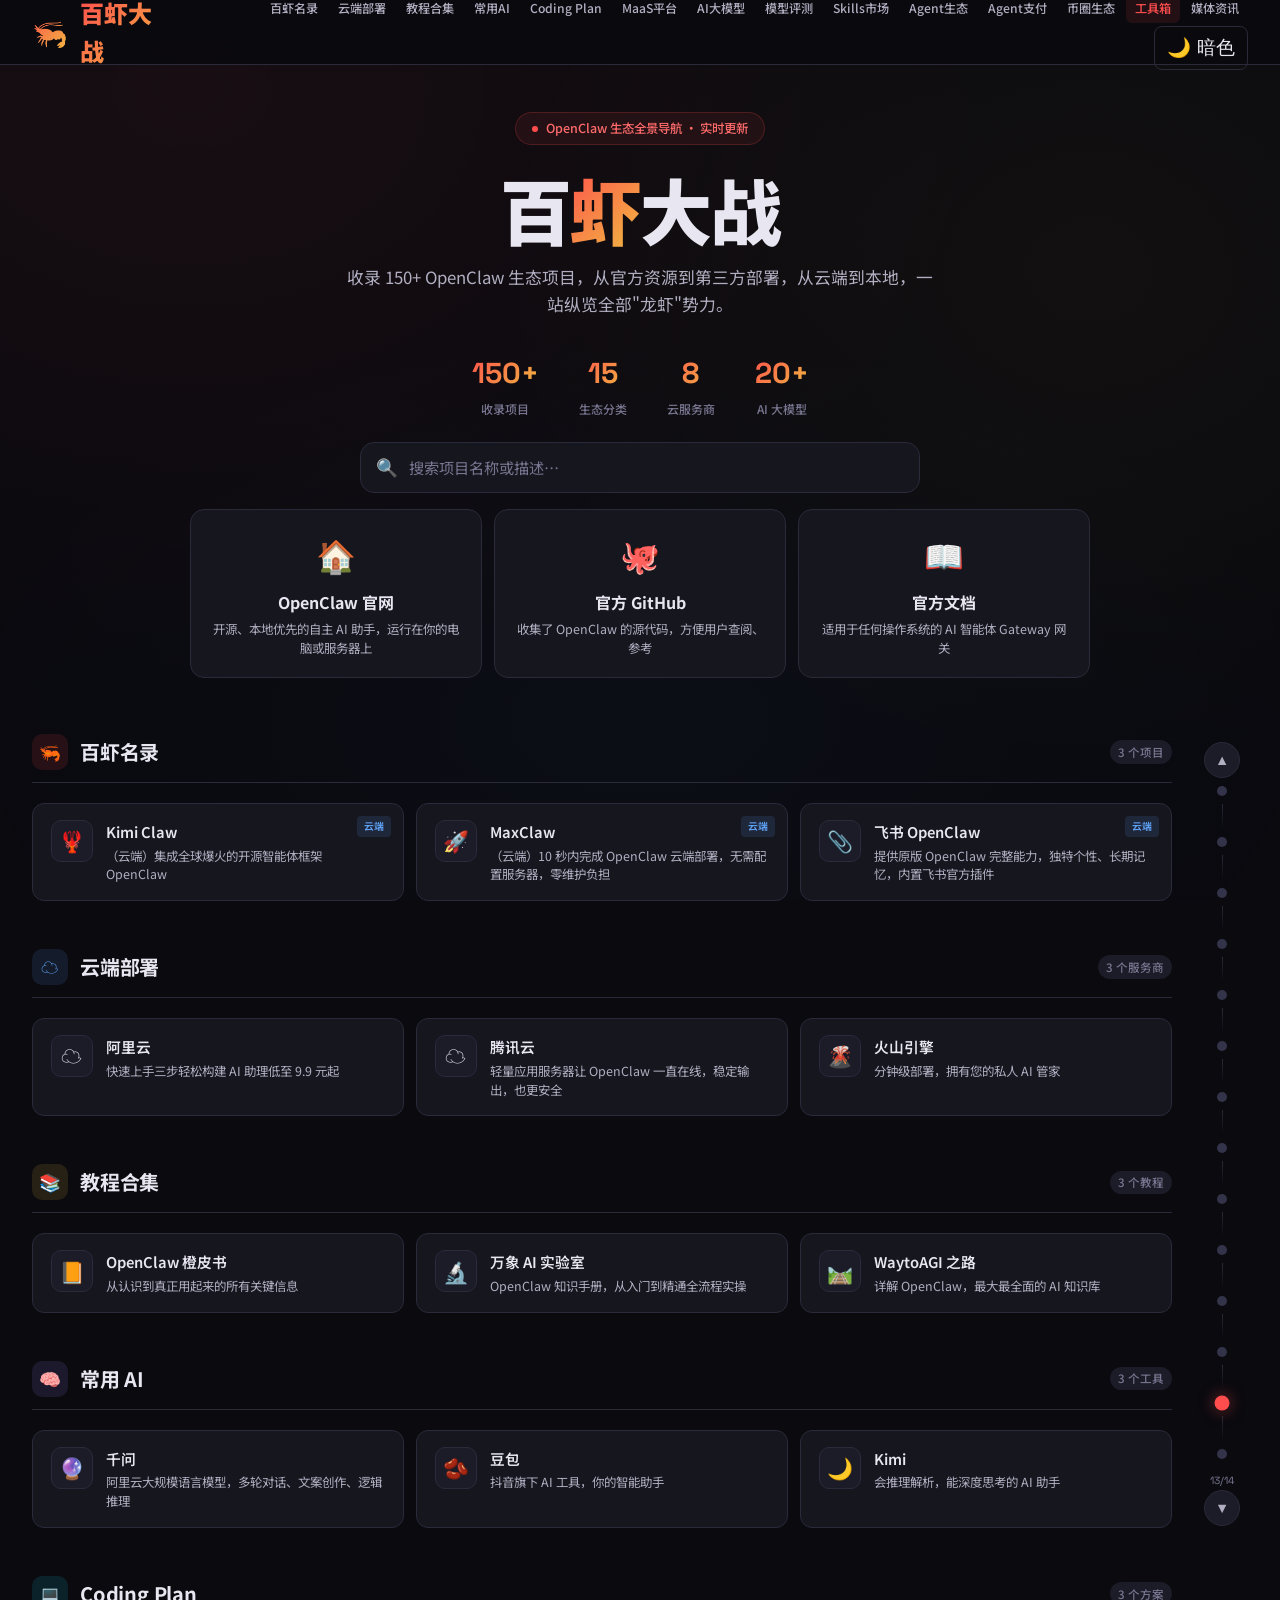
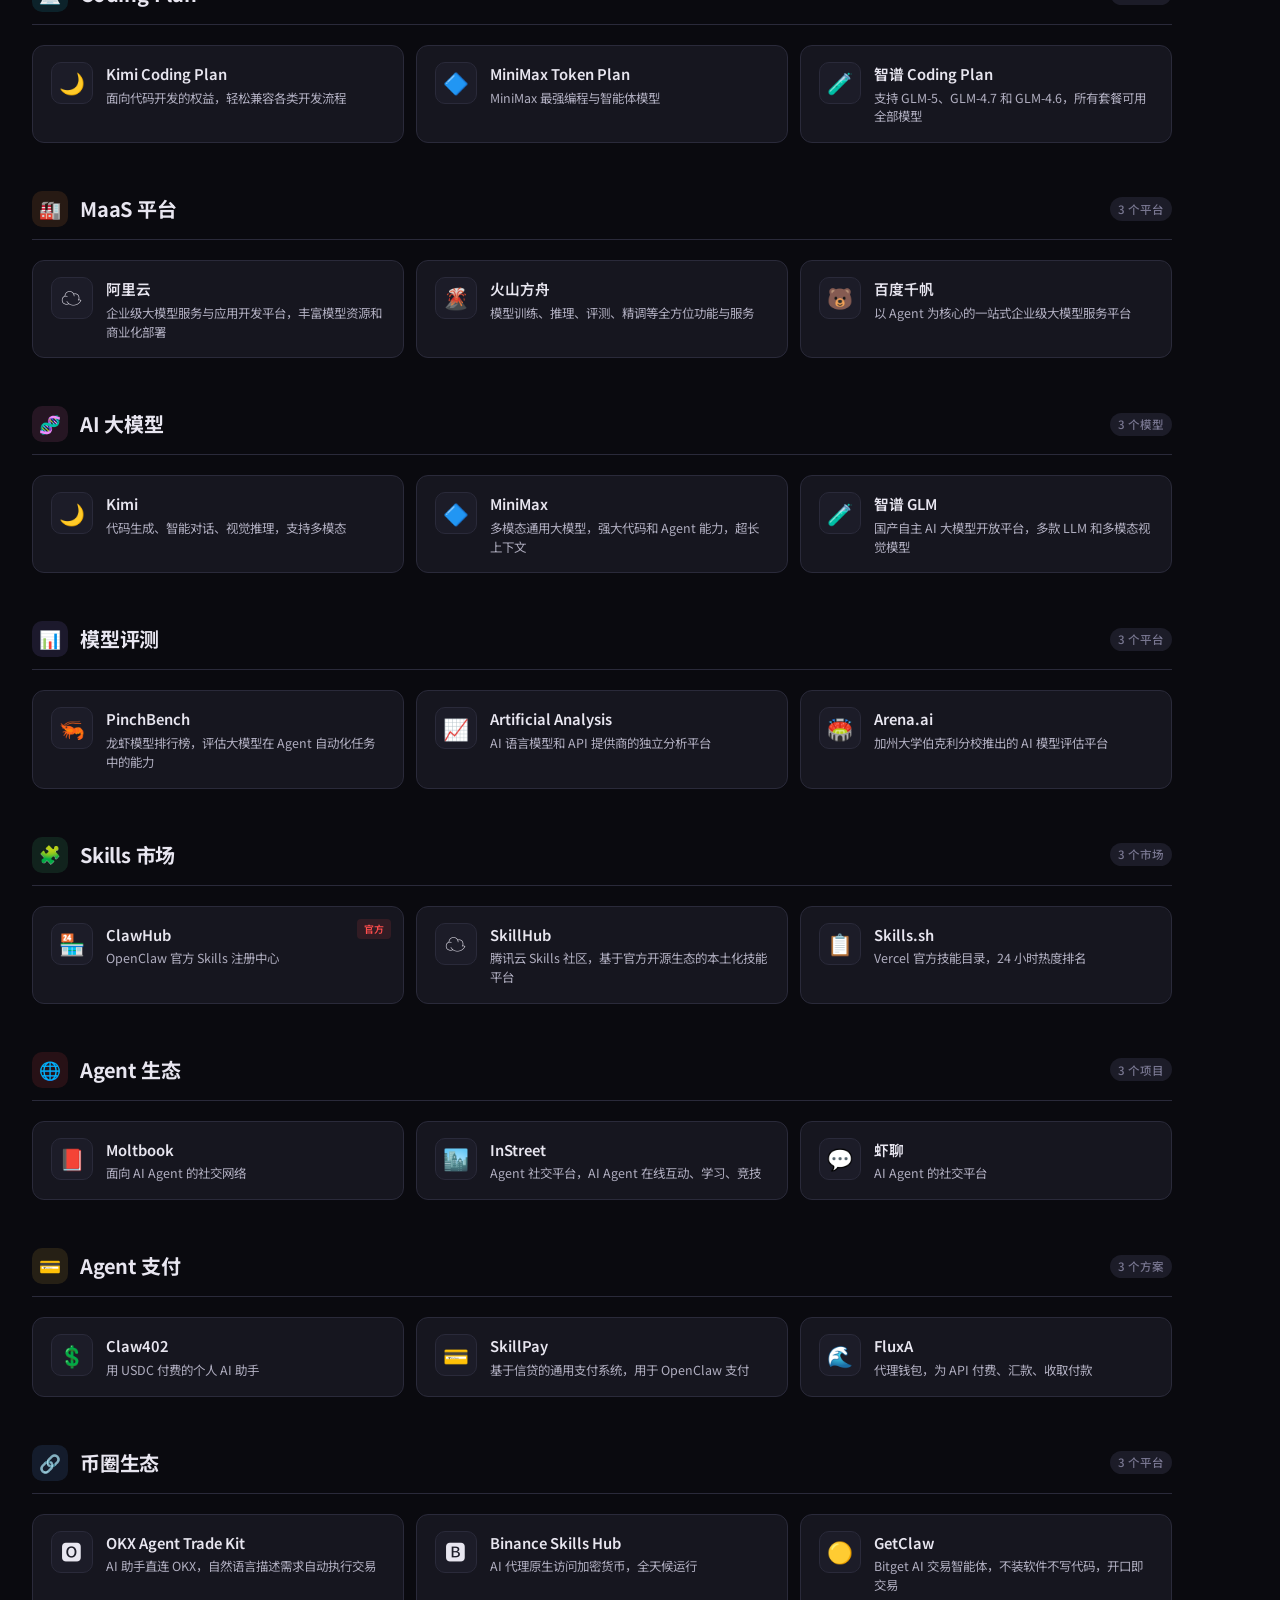
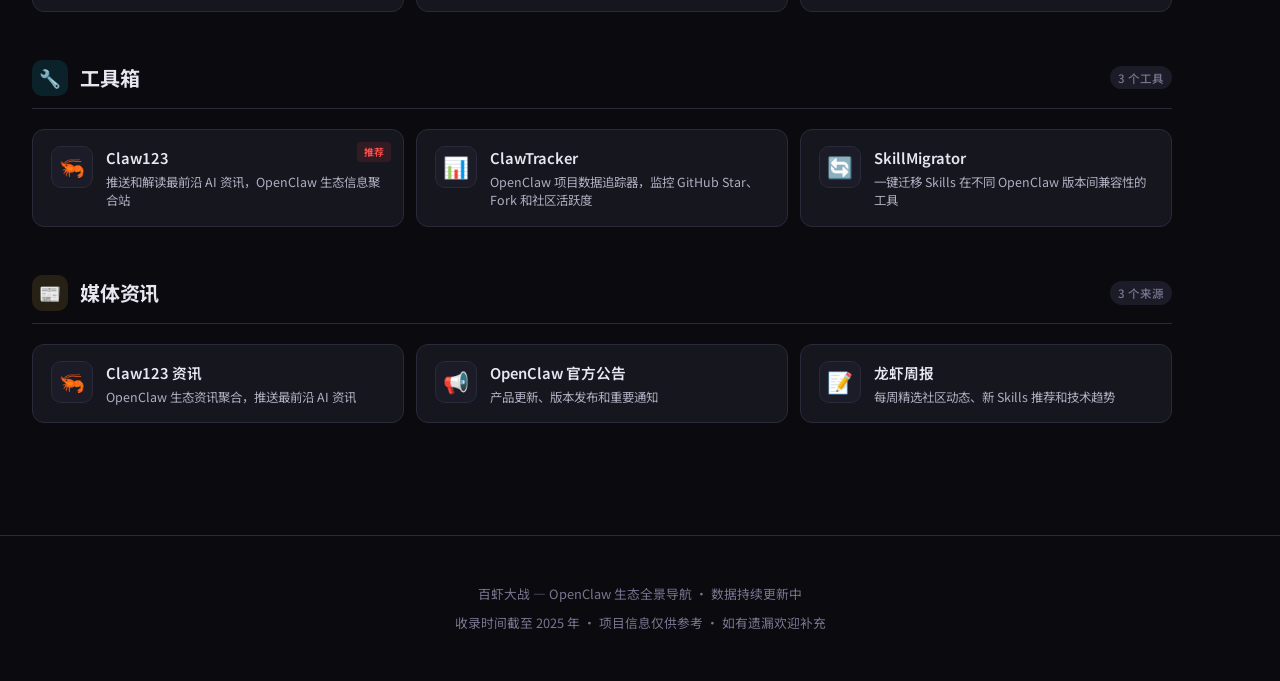
<file: claw123/theme-toggle.html>
<!DOCTYPE html>
<html lang="zh-CN">
<head>
<meta charset="UTF-8">
<meta name="viewport" content="width=device-width, initial-scale=1.0">
<title>百虾大战 — OpenClaw 生态全景导航</title>
<link rel="preconnect" href="https://fonts.googleapis.com">
<link rel="preconnect" href="https://fonts.gstatic.com" crossorigin>
<link href="https://fonts.googleapis.com/css2?family=Space+Grotesk:wght@400;500;600;700&family=Noto+Sans+SC:wght@300;400;500;600;700;900&family=JetBrains+Mono:wght@400;500&display=swap" rel="stylesheet">
<style>
*,*::before,*::after{margin:0;padding:0;box-sizing:border-box}
:root{
  --bg:#0a0a0f;--surface:#16161f;--surface2:#1c1c28;
  --border:#2a2a3a;--border2:#33334a;
  --accent:#ff4d4d;--accent2:#ff6b6b;
  --gold:#f0c040;--gold2:#e0b030;
  --text:#e8e6f0;--text2:#b0aec0;--text3:#787690;
  --green:#4ade80;--blue:#60a5fa;--purple:#a78bfa;
  --orange:#fb923c;--cyan:#22d3ee;--pink:#f472b6;
}

/* 亮色主题变量 */
[data-theme="light"]{
  --bg:#f5f5f7;--surface:#ffffff;--surface2:#f0f0f5;
  --border:#e0e0e8;--border2:#d0d0d8;
  --accent:#e63946;--accent2:#ff6b6b;
  --gold:#d4a017;--gold2:#c49007;
  --text:#1a1a2e;--text2:#4a4a5a;--text3:#8a8a9a;
  --green:#22c55e;--blue:#3b82f6;--purple:#8b5cf6;
  --orange:#f97316;--cyan:#06b6d4;--pink:#ec4899;
}

html{scroll-behavior:smooth;font-size:16px}
body{
  font-family:'Noto Sans SC','Space Grotesk',system-ui,sans-serif;
  background:var(--bg);color:var(--text);line-height:1.6;
  min-height:100vh;overflow-x:hidden;
  transition: background-color 0.3s ease, color 0.3s ease;
}
body::before{
  content:'';position:fixed;inset:0;
  background:
    radial-gradient(ellipse 800px 600px at 15% 10%,rgba(255,77,77,.06),transparent),
    radial-gradient(ellipse 600px 500px at 85% 30%,rgba(240,192,64,.04),transparent),
    radial-gradient(ellipse 700px 400px at 50% 80%,rgba(96,165,250,.03),transparent);
  pointer-events:none;z-index:0;
  transition: opacity 0.3s ease;
}

[data-theme="light"] body::before {
  opacity: 0.3;
}

::-webkit-scrollbar{width:6px}
::-webkit-scrollbar-track{background:var(--bg)}
::-webkit-scrollbar-thumb{background:var(--border2);border-radius:3px}

/* Header */
.header{
  position:fixed;top:0;left:0;right:0;z-index:100;
  background:rgba(10,10,15,.92);backdrop-filter:blur(20px) saturate(1.4);
  border-bottom:1px solid var(--border);padding:0 2rem;
  transition: background-color 0.3s ease, border-color 0.3s ease;
}

[data-theme="light"] .header {
  background:rgba(255,255,255,.92);
}

.header-inner{
  max-width:1400px;margin:0 auto;
  display:flex;align-items:center;justify-content:space-between;height:64px;
}
.logo{display:flex;align-items:center;gap:.75rem;font-weight:900;font-size:1.5rem;color:var(--text);text-decoration:none}
.logo-icon{font-size:1.8rem}
.logo span{background:linear-gradient(135deg,var(--accent),var(--gold));-webkit-background-clip:text;-webkit-text-fill-color:transparent}

/* 主题切换按钮 */
.theme-toggle {
  background: none;
  border: 1px solid var(--border);
  cursor: pointer;
  padding: 8px 12px;
  border-radius: 8px;
  color: var(--text);
  font-size: 1.2rem;
  transition: all 0.3s ease;
  display: flex;
  align-items: center;
  gap: 6px;
  margin-left: 1rem;
}

.theme-toggle:hover {
  background: var(--surface2);
  border-color: var(--accent);
}

.theme-toggle .icon {
  transition: transform 0.3s ease;
}

[data-theme="light"] .theme-toggle .icon {
  transform: rotate(180deg);
}

.nav-links{display:flex;gap:.15rem;align-items:center;flex-wrap:wrap;justify-content:flex-end}
.nav-links a{
  color:var(--text2);text-decoration:none;font-size:.76rem;font-weight:500;
  padding:.3rem .55rem;border-radius:6px;transition:all .2s;white-space:nowrap;
}
.nav-links a:hover{color:var(--text);background:var(--surface2)}
.nav-links a.active{color:var(--accent);background:rgba(255,77,77,.1)}
.nav-toggle{display:none;background:none;border:none;color:var(--text);font-size:1.3rem;cursor:pointer}

/* Hero */
.hero{position:relative;z-index:1;text-align:center;padding:calc(64px + 3rem) 2rem 2.5rem}
.hero-badge{
  display:inline-flex;align-items:center;gap:.5rem;
  background:rgba(255,77,77,.08);border:1px solid rgba(255,77,77,.2);
  padding:.35rem 1rem;border-radius:100px;font-size:.78rem;color:var(--accent2);font-weight:500;
  margin-bottom:1.5rem;
  transition: all 0.3s ease;
}

[data-theme="light"] .hero-badge {
  background:rgba(230,57,70,.08);
  border-color:rgba(230,57,70,.2);
}

.hero-badge .dot{width:6px;height:6px;border-radius:50%;background:var(--accent);animation:pulse 2s infinite}
@keyframes pulse{0%,100%{opacity:1}50%{opacity:.3}}
.hero h1{font-size:clamp(2.5rem,6vw,4.5rem);font-weight:900;letter-spacing:-.03em;line-height:1.1;margin-bottom:1rem}
.hero h1 .highlight{
  background:linear-gradient(135deg,var(--accent),var(--gold),var(--accent2));
  -webkit-background-clip:text;-webkit-text-fill-color:transparent;
  background-size:200% 200%;animation:gradient 4s ease infinite;
}
@keyframes gradient{0%,100%{background-position:0% 50%}50%{background-position:100% 50%}}
.hero p{font-size:1.05rem;color:var(--text2);max-width:600px;margin:0 auto 2rem}
.stats{display:flex;justify-content:center;gap:2.5rem;margin-bottom:1.5rem}
.stat{text-align:center}
.stat-num{font-size:1.8rem;font-weight:900;font-family:'Space Grotesk',monospace;background:linear-gradient(135deg,var(--accent),var(--gold));-webkit-background-clip:text;-webkit-text-fill-color:transparent}
.stat-label{font-size:.75rem;color:var(--text3);font-weight:500;margin-top:.15rem}
.search-wrap{max-width:560px;margin:0 auto 1rem;position:relative}
.search-wrap input{
  width:100%;padding:.85rem 1.2rem .85rem 3rem;
  background:var(--surface);border:1px solid var(--border);border-radius:14px;
  color:var(--text);font-size:.95rem;font-family:inherit;outline:none;transition:all .3s;
}
.search-wrap input::placeholder{color:var(--text3)}
.search-wrap input:focus{border-color:var(--accent);box-shadow:0 0 0 3px rgba(255,77,77,.1)}
.search-wrap .search-icon{position:absolute;left:1rem;top:50%;transform:translateY(-50%);color:var(--text3);font-size:1.1rem;pointer-events:none}

/* Hero cards */
.hero-cards{display:grid;grid-template-columns:repeat(3,1fr);gap:.75rem;max-width:900px;margin:0 auto 1rem}
.hero-card{
  background:var(--surface);border:1px solid var(--border);border-radius:14px;
  padding:1.2rem;text-align:center;text-decoration:none;color:var(--text);
  transition:all .25s;cursor:pointer;position:relative;overflow:hidden;
}
.hero-card::before{content:'';position:absolute;inset:0;opacity:0;transition:opacity .3s}
.hero-card:nth-child(1)::before{background:linear-gradient(135deg,rgba(255,77,77,.06),transparent)}
.hero-card:nth-child(2)::before{background:linear-gradient(135deg,rgba(240,192,64,.06),transparent)}
.hero-card:nth-child(3)::before{background:linear-gradient(135deg,rgba(96,165,250,.06),transparent)}
.hero-card:hover{transform:translateY(-3px);border-color:var(--border2);box-shadow:0 10px 40px rgba(0,0,0,.3)}
.hero-card:hover::before{opacity:1}
.hero-card .hc-icon{font-size:2rem;margin-bottom:.6rem;position:relative;z-index:1}
.hero-card .hc-name{font-weight:700;font-size:1rem;margin-bottom:.3rem;position:relative;z-index:1}
.hero-card .hc-desc{font-size:.78rem;color:var(--text2);position:relative;z-index:1;line-height:1.5}

/* Main layout */
.page-wrap{display:flex;max-width:1460px;margin:0 auto;position:relative;z-index:1;padding:0 2rem 4rem;gap:1.5rem}
.main-content{flex:1;min-width:0}

/* Side nav */
.side-nav{
  position:sticky;top:80px;width:52px;flex-shrink:0;
  display:flex;flex-direction:column;align-items:center;
  padding:.5rem 0;max-height:calc(100vh - 100px);
}
.side-nav .sn-item{
  width:44px;display:flex;flex-direction:column;align-items:center;
  padding:.5rem 0;cursor:pointer;transition:all .2s;position:relative;
}
.side-nav .sn-dot{
  width:10px;height:10px;border-radius:50%;
  background:var(--border2);transition:all .3s;flex-shrink:0;
}
.side-nav .sn-item:hover .sn-dot{background:var(--text2);transform:scale(1.3)}
.side-nav .sn-item.active .sn-dot{
  background:var(--accent);transform:scale(1.5);
  box-shadow:0 0 10px rgba(255,77,77,.5);
}
.side-nav .sn-label{
  position:absolute;right:calc(100% + 10px);
  background:var(--surface2);border:1px solid var(--border);
  padding:.3rem .7rem;border-radius:6px;
  font-size:.72rem;color:var(--text);white-space:nowrap;
  opacity:0;pointer-events:none;transition:opacity .2s;
  box-shadow:0 4px 12px rgba(0,0,0,.4);
}
.side-nav .sn-item:hover .sn-label{opacity:1}
.side-nav .sn-line{width:1px;flex:1;background:linear-gradient(180deg,var(--border),transparent);min-height:6px}
.side-nav .sn-arrow{
  width:36px;height:36px;border-radius:50%;
  background:var(--surface2);border:1px solid var(--border);
  color:var(--text2);font-size:.9rem;cursor:pointer;
  display:flex;align-items:center;justify-content:center;
  transition:all .2s;flex-shrink:0;
}
.side-nav .sn-arrow:hover{background:var(--accent);color:#fff;border-color:var(--accent)}
.side-nav .sn-arrow:disabled{opacity:.25;pointer-events:none}
.side-page-num{font-family:'Space Grotesk',monospace;font-size:.65rem;color:var(--text3);margin-top:.4rem;flex-shrink:0}

/* Section */
.section{margin-bottom:3rem;scroll-margin-top:80px}
.section-header{
  display:flex;align-items:center;gap:.75rem;
  margin-bottom:1.25rem;padding-bottom:.75rem;border-bottom:1px solid var(--border);
}
.section-icon{width:36px;height:36px;border-radius:10px;display:flex;align-items:center;justify-content:center;font-size:1.1rem;flex-shrink:0}
.section-title{font-size:1.25rem;font-weight:700;letter-spacing:-.01em}
.section-count{font-size:.72rem;color:var(--text3);background:var(--surface2);padding:.15rem .5rem;border-radius:100px;font-weight:500;margin-left:auto}

/* Cards */
.card-grid{display:grid;grid-template-columns:repeat(auto-fill,minmax(280px,1fr));gap:.75rem}
.card-grid.wide{grid-template-columns:repeat(auto-fill,minmax(300px,1fr))}
.card{
  background:var(--surface);border:1px solid var(--border);border-radius:12px;
  padding:1rem 1.1rem;text-decoration:none;color:var(--text);
  transition:all .25s cubic-bezier(.4,0,.2,1);
  display:flex;align-items:flex-start;gap:.85rem;
  position:relative;overflow:hidden;cursor:pointer;
}
.card::before{content:'';position:absolute;inset:0;background:linear-gradient(135deg,rgba(255,77,77,.03),transparent);opacity:0;transition:opacity .3s}
.card:hover{border-color:var(--border2);transform:translateY(-2px);box-shadow:0 8px 30px rgba(0,0,0,.3)}
.card:hover::before{opacity:1}
.card-icon{width:42px;height:42px;border-radius:10px;display:flex;align-items:center;justify-content:center;font-size:1.3rem;flex-shrink:0;background:var(--surface2);border:1px solid var(--border);position:relative;z-index:1}
.card-body{flex:1;min-width:0;position:relative;z-index:1}
.card-name{font-size:.92rem;font-weight:600;margin-bottom:.2rem;white-space:nowrap;overflow:hidden;text-overflow:ellipsis}
.card-desc{font-size:.78rem;color:var(--text2);line-height:1.5;display:-webkit-box;-webkit-line-clamp:2;-webkit-box-orient:vertical;overflow:hidden}
.card-tag{position:absolute;top:.75rem;right:.75rem;font-size:.62rem;padding:.15rem .45rem;border-radius:4px;font-weight:600;z-index:1}
.tag-local{background:rgba(74,222,128,.12);color:var(--green)}
.tag-cloud{background:rgba(96,165,250,.12);color:var(--blue)}
.tag-free{background:rgba(240,192,64,.12);color:var(--gold)}
.tag-hot{background:rgba(255,77,77,.12);color:var(--accent)}
.tag-new{background:rgba(167,139,250,.12);color:var(--purple)}

/* Section icon colors */
.si-official{background:rgba(255,77,77,.12);color:var(--accent)}
.si-deploy{background:rgba(96,165,250,.12);color:var(--blue)}
.si-tutorial{background:rgba(240,192,64,.12);color:var(--gold)}
.si-ai{background:rgba(167,139,250,.12);color:var(--purple)}
.si-coding{background:rgba(34,211,238,.12);color:var(--cyan)}
.si-maas{background:rgba(251,146,60,.12);color:var(--orange)}
.si-model{background:rgba(244,114,182,.12);color:var(--pink)}
.si-skill{background:rgba(74,222,128,.12);color:var(--green)}
.si-agent{background:rgba(255,77,77,.12);color:var(--accent2)}
.si-pay{background:rgba(240,192,64,.12);color:var(--gold2)}
.si-crypto{background:rgba(96,165,250,.12);color:var(--blue)}
.si-bench{background:rgba(167,139,250,.12);color:var(--purple)}
.si-tools{background:rgba(34,211,238,.12);color:var(--cyan)}
.si-media{background:rgba(240,192,64,.12);color:var(--gold)}

/* Footer */
.footer{text-align:center;padding:3rem 2rem;border-top:1px solid var(--border);color:var(--text3);font-size:.8rem;position:relative;z-index:1}

/* Back to top */
.back-top{
  position:fixed;bottom:2rem;right:2rem;z-index:99;
  width:42px;height:42px;border-radius:50%;
  background:var(--surface2);border:1px solid var(--border);
  color:var(--text2);font-size:1.1rem;cursor:pointer;
  display:flex;align-items:center;justify-content:center;
  transition:all .2s;opacity:0;pointer-events:none;
}
.back-top.show{opacity:1;pointer-events:auto}
.back-top:hover{background:var(--accent);color:#fff;border-color:var(--accent)}

/* Responsive */
@media(max-width:1100px){.side-nav{display:none}.page-wrap{padding:0 1.5rem 3rem}}
@media(max-width:900px){
  .hero-cards{grid-template-columns:1fr}
  .nav-links{
    display:none;position:fixed;top:64px;left:0;right:0;
    background:rgba(10,10,15,.97);backdrop-filter:blur(20px);
    flex-direction:column;padding:1rem;gap:.25rem;border-bottom:1px solid var(--border);
  }
  .nav-links.open{display:flex}
  .nav-toggle{display:block}
  .theme-toggle{margin-left:0;margin-top:.5rem}
  .stats{gap:1.5rem}
  .card-grid{grid-template-columns:1fr}
  .page-wrap{padding:0 1rem 3rem}
}
@media(max-width:600px){
  .header{padding:0 1rem}
  .hero{padding:calc(64px + 2rem) 1rem 2rem}
  .hero h1{font-size:2rem}
  .stats{gap:1rem;flex-wrap:wrap}
  .stat-num{font-size:1.4rem}
  .card-grid,.card-grid.wide{grid-template-columns:1fr}
}
</style>
</head>
<body>

<header class="header">
  <div class="header-inner">
    <a href="#top" class="logo" onclick="window.scrollTo({top:0,behavior:'smooth'});return false">
      <span class="logo-icon">🦐</span>
      <span>百虾大战</span>
    </a>
    <button class="nav-toggle" onclick="document.querySelector('.nav-links').classList.toggle('open')" aria-label="菜单">☰</button>
    <nav class="nav-links" id="topNav">
      <a href="#variants">百虾名录</a>
      <a href="#deploy">云端部署</a>
      <a href="#tutorials">教程合集</a>
      <a href="#ai">常用AI</a>
      <a href="#coding">Coding Plan</a>
      <a href="#maas">MaaS平台</a>
      <a href="#models">AI大模型</a>
      <a href="#benchmarks">模型评测</a>
      <a href="#skills">Skills市场</a>
      <a href="#agent">Agent生态</a>
      <a href="#pay">Agent支付</a>
      <a href="#crypto">币圈生态</a>
      <a href="#tools">工具箱</a>
      <a href="#media">媒体资讯</a>
      <button class="theme-toggle" onclick="toggleTheme()" title="切换主题">
        <span class="icon">🌙</span>
        <span class="text">暗色</span>
      </button>
    </nav>
  </div>
</header>

<section class="hero" id="top">
  <div class="hero-badge"><span class="dot"></span> OpenClaw 生态全景导航 · 实时更新</div>
  <h1>百<span class="highlight">虾</span>大战</h1>
  <p>收录 150+ OpenClaw 生态项目，从官方资源到第三方部署，从云端到本地，一站纵览全部"龙虾"势力。</p>
  <div class="stats">
    <div class="stat"><div class="stat-num" data-target="150">150+</div><div class="stat-label">收录项目</div></div>
    <div class="stat"><div class="stat-num" data-target="15">15</div><div class="stat-label">生态分类</div></div>
    <div class="stat"><div class="stat-num" data-target="8">8</div><div class="stat-label">云服务商</div></div>
    <div class="stat"><div class="stat-num" data-target="20">20+</div><div class="stat-label">AI 大模型</div></div>
  </div>
  <div class="search-wrap">
    <span class="search-icon">🔍</span>
    <input type="text" id="searchInput" placeholder="搜索项目名称或描述…" oninput="filterCards()">
  </div>
  <div class="hero-cards">
    <a class="hero-card" href="https://www.openclaw.ai" target="_blank" rel="noopener">
      <div class="hc-icon">🏠</div><div class="hc-name">OpenClaw 官网</div>
      <div class="hc-desc">开源、本地优先的自主 AI 助手，运行在你的电脑或服务器上</div>
    </a>
    <a class="hero-card" href="https://github.com/openclaw" target="_blank" rel="noopener">
      <div class="hc-icon">🐙</div><div class="hc-name">官方 GitHub</div>
      <div class="hc-desc">收集了 OpenClaw 的源代码，方便用户查阅、参考</div>
    </a>
    <a class="hero-card" href="https://docs.openclaw.ai" target="_blank" rel="noopener">
      <div class="hc-icon">📖</div><div class="hc-name">官方文档</div>
      <div class="hc-desc">适用于任何操作系统的 AI 智能体 Gateway 网关</div>
    </a>
  </div>
</section>

<div class="page-wrap">
<main class="main-content" id="content">

  <!-- 百虾名录 -->
  <section class="section" id="variants">
    <div class="section-header">
      <div class="section-icon si-official">🦐</div>
      <h2 class="section-title">百虾名录</h2>
      <span class="section-count">3 个项目</span>
    </div>
    <div class="card-grid wide">
      <a class="card" href="https://kimi.ai" target="_blank" rel="noopener"><div class="card-icon">🦞</div><div class="card-body"><div class="card-name">Kimi Claw</div><div class="card-desc">（云端）集成全球爆火的开源智能体框架 OpenClaw</div></div><span class="card-tag tag-cloud">云端</span></a>
      <a class="card" href="#"><div class="card-icon">🚀</div><div class="card-body"><div class="card-name">MaxClaw</div><div class="card-desc">（云端）10 秒内完成 OpenClaw 云端部署，无需配置服务器，零维护负担</div></div><span class="card-tag tag-cloud">云端</span></a>
      <a class="card" href="#"><div class="card-icon">📎</div><div class="card-body"><div class="card-name">飞书 OpenClaw</div><div class="card-desc">提供原版 OpenClaw 完整能力，独特个性、长期记忆，内置飞书官方插件</div></div><span class="card-tag tag-cloud">云端</span></a>
    </div>
  </section>

  <!-- 云端部署 -->
  <section class="section" id="deploy">
    <div class="section-header">
      <div class="section-icon si-deploy">☁️</div>
      <h2 class="section-title">云端部署</h2>
      <span class="section-count">3 个服务商</span>
    </div>
    <div class="card-grid">
      <a class="card" href="https://www.aliyun.com" target="_blank" rel="noopener"><div class="card-icon">☁️</div><div class="card-body"><div class="card-name">阿里云</div><div class="card-desc">快速上手三步轻松构建 AI 助理低至 9.9 元起</div></div></a>
      <a class="card" href="https://cloud.tencent.com" target="_blank" rel="noopener"><div class="card-icon">☁️</div><div class="card-body"><div class="card-name">腾讯云</div><div class="card-desc">轻量应用服务器让 OpenClaw 一直在线，稳定输出，也更安全</div></div></a>
      <a class="card" href="https://www.volcengine.com" target="_blank" rel="noopener"><div class="card-icon">🌋</div><div class="card-body"><div class="card-name">火山引擎</div><div class="card-desc">分钟级部署，拥有您的私人 AI 管家</div></div></a>
    </div>
  </section>

  <!-- 教程合集 -->
  <section class="section" id="tutorials">
    <div class="section-header">
      <div class="section-icon si-tutorial">📚</div>
      <h2 class="section-title">教程合集</h2>
      <span class="section-count">3 个教程</span>
    </div>
    <div class="card-grid">
      <a class="card" href="#"><div class="card-icon">📙</div><div class="card-body"><div class="card-name">OpenClaw 橙皮书</div><div class="card-desc">从认识到真正用起来的所有关键信息</div></div></a>
      <a class="card" href="#"><div class="card-icon">🔬</div><div class="card-body"><div class="card-name">万象 AI 实验室</div><div class="card-desc">OpenClaw 知识手册，从入门到精通全流程实操</div></div></a>
      <a class="card" href="#"><div class="card-icon">🛤️</div><div class="card-body"><div class="card-name">WaytoAGI 之路</div><div class="card-desc">详解 OpenClaw，最大最全面的 AI 知识库</div></div></a>
    </div>
  </section>

  <!-- 常用AI -->
  <section class="section" id="ai">
    <div class="section-header">
      <div class="section-icon si-ai">🧠</div>
      <h2 class="section-title">常用 AI</h2>
      <span class="section-count">3 个工具</span>
    </div>
    <div class="card-grid">
      <a class="card" href="https://tongyi.aliyun.com" target="_blank" rel="noopener"><div class="card-icon">🔮</div><div class="card-body"><div class="card-name">千问</div><div class="card-desc">阿里云大规模语言模型，多轮对话、文案创作、逻辑推理</div></div></a>
      <a class="card" href="https://www.doubao.com" target="_blank" rel="noopener"><div class="card-icon">🫘</div><div class="card-body"><div class="card-name">豆包</div><div class="card-desc">抖音旗下 AI 工具，你的智能助手</div></div></a>
      <a class="card" href="https://kimi.ai" target="_blank" rel="noopener"><div class="card-icon">🌙</div><div class="card-body"><div class="card-name">Kimi</div><div class="card-desc">会推理解析，能深度思考的 AI 助手</div></div></a>
    </div>
  </section>

  <!-- Coding Plan -->
  <section class="section" id="coding">
    <div class="section-header">
      <div class="section-icon si-coding">💻</div>
      <h2 class="section-title">Coding Plan</h2>
      <span class="section-count">3 个方案</span>
    </div>
    <div class="card-grid">
      <a class="card" href="https://kimi.ai" target="_blank" rel="noopener"><div class="card-icon">🌙</div><div class="card-body"><div class="card-name">Kimi Coding Plan</div><div class="card-desc">面向代码开发的权益，轻松兼容各类开发流程</div></div></a>
      <a class="card" href="#"><div class="card-icon">🔷</div><div class="card-body"><div class="card-name">MiniMax Token Plan</div><div class="card-desc">MiniMax 最强编程与智能体模型</div></div></a>
      <a class="card" href="#"><div class="card-icon">🧪</div><div class="card-body"><div class="card-name">智谱 Coding Plan</div><div class="card-desc">支持 GLM-5、GLM-4.7 和 GLM-4.6，所有套餐可用全部模型</div></div></a>
    </div>
  </section>

  <!-- MaaS平台 -->
  <section class="section" id="maas">
    <div class="section-header">
      <div class="section-icon si-maas">🏭</div>
      <h2 class="section-title">MaaS 平台</h2>
      <span class="section-count">3 个平台</span>
    </div>
    <div class="card-grid">
      <a class="card" href="https://www.aliyun.com/product/model" target="_blank" rel="noopener"><div class="card-icon">☁️</div><div class="card-body"><div class="card-name">阿里云</div><div class="card-desc">企业级大模型服务与应用开发平台，丰富模型资源和商业化部署</div></div></a>
      <a class="card" href="https://www.volcengine.com/product/ark" target="_blank" rel="noopener"><div class="card-icon">🌋</div><div class="card-body"><div class="card-name">火山方舟</div><div class="card-desc">模型训练、推理、评测、精调等全方位功能与服务</div></div></a>
      <a class="card" href="https://cloud.baidu.com/product/wenxinworkshop" target="_blank" rel="noopener"><div class="card-icon">🐻</div><div class="card-body"><div class="card-name">百度千帆</div><div class="card-desc">以 Agent 为核心的一站式企业级大模型服务平台</div></div></a>
    </div>
  </section>

  <!-- AI大模型 -->
  <section class="section" id="models">
    <div class="section-header">
      <div class="section-icon si-model">🧬</div>
      <h2 class="section-title">AI 大模型</h2>
      <span class="section-count">3 个模型</span>
    </div>
    <div class="card-grid wide">
      <a class="card" href="https://kimi.ai" target="_blank" rel="noopener"><div class="card-icon">🌙</div><div class="card-body"><div class="card-name">Kimi</div><div class="card-desc">代码生成、智能对话、视觉推理，支持多模态</div></div></a>
      <a class="card" href="https://minimax.chat" target="_blank" rel="noopener"><div class="card-icon">🔷</div><div class="card-body"><div class="card-name">MiniMax</div><div class="card-desc">多模态通用大模型，强大代码和 Agent 能力，超长上下文</div></div></a>
      <a class="card" href="https://open.bigmodel.cn" target="_blank" rel="noopener"><div class="card-icon">🧪</div><div class="card-body"><div class="card-name">智谱 GLM</div><div class="card-desc">国产自主 AI 大模型开放平台，多款 LLM 和多模态视觉模型</div></div></a>
    </div>
  </section>

  <!-- 模型评测 -->
  <section class="section" id="benchmarks">
    <div class="section-header">
      <div class="section-icon si-bench">📊</div>
      <h2 class="section-title">模型评测</h2>
      <span class="section-count">3 个平台</span>
    </div>
    <div class="card-grid">
      <a class="card" href="#"><div class="card-icon">🦐</div><div class="card-body"><div class="card-name">PinchBench</div><div class="card-desc">龙虾模型排行榜，评估大模型在 Agent 自动化任务中的能力</div></div></a>
      <a class="card" href="https://artificialanalysis.ai" target="_blank" rel="noopener"><div class="card-icon">📈</div><div class="card-body"><div class="card-name">Artificial Analysis</div><div class="card-desc">AI 语言模型和 API 提供商的独立分析平台</div></div></a>
      <a class="card" href="https://arena.ai" target="_blank" rel="noopener"><div class="card-icon">🏟️</div><div class="card-body"><div class="card-name">Arena.ai</div><div class="card-desc">加州大学伯克利分校推出的 AI 模型评估平台</div></div></a>
    </div>
  </section>

  <!-- Skills市场 -->
  <section class="section" id="skills">
    <div class="section-header">
      <div class="section-icon si-skill">🧩</div>
      <h2 class="section-title">Skills 市场</h2>
      <span class="section-count">3 个市场</span>
    </div>
    <div class="card-grid">
      <a class="card" href="https://clawhub.com" target="_blank" rel="noopener"><div class="card-icon">🏪</div><div class="card-body"><div class="card-name">ClawHub</div><div class="card-desc">OpenClaw 官方 Skills 注册中心</div></div><span class="card-tag tag-hot">官方</span></a>
      <a class="card" href="#"><div class="card-icon">☁️</div><div class="card-body"><div class="card-name">SkillHub</div><div class="card-desc">腾讯云 Skills 社区，基于官方开源生态的本土化技能平台</div></div></a>
      <a class="card" href="#"><div class="card-icon">📋</div><div class="card-body"><div class="card-name">Skills.sh</div><div class="card-desc">Vercel 官方技能目录，24 小时热度排名</div></div></a>
    </div>
  </section>

  <!-- Agent生态 -->
  <section class="section" id="agent">
    <div class="section-header">
      <div class="section-icon si-agent">🌐</div>
      <h2 class="section-title">Agent 生态</h2>
      <span class="section-count">3 个项目</span>
    </div>
    <div class="card-grid wide">
      <a class="card" href="#"><div class="card-icon">📕</div><div class="card-body"><div class="card-name">Moltbook</div><div class="card-desc">面向 AI Agent 的社交网络</div></div></a>
      <a class="card" href="#"><div class="card-icon">🏙️</div><div class="card-body"><div class="card-name">InStreet</div><div class="card-desc">Agent 社交平台，AI Agent 在线互动、学习、竞技</div></div></a>
      <a class="card" href="#"><div class="card-icon">💬</div><div class="card-body"><div class="card-name">虾聊</div><div class="card-desc">AI Agent 的社交平台</div></div></a>
    </div>
  </section>

  <!-- Agent支付 -->
  <section class="section" id="pay">
    <div class="section-header">
      <div class="section-icon si-pay">💳</div>
      <h2 class="section-title">Agent 支付</h2>
      <span class="section-count">3 个方案</span>
    </div>
    <div class="card-grid">
      <a class="card" href="#"><div class="card-icon">💲</div><div class="card-body"><div class="card-name">Claw402</div><div class="card-desc">用 USDC 付费的个人 AI 助手</div></div></a>
      <a class="card" href="#"><div class="card-icon">💳</div><div class="card-body"><div class="card-name">SkillPay</div><div class="card-desc">基于信贷的通用支付系统，用于 OpenClaw 支付</div></div></a>
      <a class="card" href="#"><div class="card-icon">🌊</div><div class="card-body"><div class="card-name">FluxA</div><div class="card-desc">代理钱包，为 API 付费、汇款、收取付款</div></div></a>
    </div>
  </section>

  <!-- 币圈生态 -->
  <section class="section" id="crypto">
    <div class="section-header">
      <div class="section-icon si-crypto">🔗</div>
      <h2 class="section-title">币圈生态</h2>
      <span class="section-count">3 个平台</span>
    </div>
    <div class="card-grid">
      <a class="card" href="https://www.okx.com" target="_blank" rel="noopener"><div class="card-icon">🅾️</div><div class="card-body"><div class="card-name">OKX Agent Trade Kit</div><div class="card-desc">AI 助手直连 OKX，自然语言描述需求自动执行交易</div></div></a>
      <a class="card" href="https://www.binance.com" target="_blank" rel="noopener"><div class="card-icon">🅱️</div><div class="card-body"><div class="card-name">Binance Skills Hub</div><div class="card-desc">AI 代理原生访问加密货币，全天候运行</div></div></a>
      <a class="card" href="https://www.bitget.com" target="_blank" rel="noopener"><div class="card-icon">🟡</div><div class="card-body"><div class="card-name">GetClaw</div><div class="card-desc">Bitget AI 交易智能体，不装软件不写代码，开口即交易</div></div></a>
    </div>
  </section>

  <!-- 工具箱 -->
  <section class="section" id="tools">
    <div class="section-header">
      <div class="section-icon si-tools">🔧</div>
      <h2 class="section-title">工具箱</h2>
      <span class="section-count">3 个工具</span>
    </div>
    <div class="card-grid">
      <a class="card" href="https://www.claw123.com" target="_blank" rel="noopener"><div class="card-icon">🦐</div><div class="card-body"><div class="card-name">Claw123</div><div class="card-desc">推送和解读最前沿 AI 资讯，OpenClaw 生态信息聚合站</div></div><span class="card-tag tag-hot">推荐</span></a>
      <a class="card" href="#"><div class="card-icon">📊</div><div class="card-body"><div class="card-name">ClawTracker</div><div class="card-desc">OpenClaw 项目数据追踪器，监控 GitHub Star、Fork 和社区活跃度</div></div></a>
      <a class="card" href="#"><div class="card-icon">🔄</div><div class="card-body"><div class="card-name">SkillMigrator</div><div class="card-desc">一键迁移 Skills 在不同 OpenClaw 版本间兼容性的工具</div></div></a>
    </div>
  </section>

  <!-- 媒体资讯 -->
  <section class="section" id="media">
    <div class="section-header">
      <div class="section-icon si-media">📰</div>
      <h2 class="section-title">媒体资讯</h2>
      <span class="section-count">3 个来源</span>
    </div>
    <div class="card-grid">
      <a class="card" href="https://www.claw123.com" target="_blank" rel="noopener"><div class="card-icon">🦐</div><div class="card-body"><div class="card-name">Claw123 资讯</div><div class="card-desc">OpenClaw 生态资讯聚合，推送最前沿 AI 资讯</div></div></a>
      <a class="card" href="#"><div class="card-icon">📢</div><div class="card-body"><div class="card-name">OpenClaw 官方公告</div><div class="card-desc">产品更新、版本发布和重要通知</div></div></a>
      <a class="card" href="#"><div class="card-icon">📝</div><div class="card-body"><div class="card-name">龙虾周报</div><div class="card-desc">每周精选社区动态、新 Skills 推荐和技术趋势</div></div></a>
    </div>
  </section>

</main>

<!-- Right side PPT-style navigation -->
<aside class="side-nav" id="sideNav">
  <button class="sn-arrow" id="snPrev" onclick="navigateSection(-1)" disabled>▲</button>
  <div style="flex:1;display:flex;flex-direction:column;align-items:center;justify-content:center;gap:0" id="snDots"></div>
  <div class="side-page-num" id="snPageNum">1/15</div>
  <button class="sn-arrow" id="snNext" onclick="navigateSection(1)">▼</button>
</aside>

</div>

<footer class="footer">
  <p>百虾大战 — OpenClaw 生态全景导航 · 数据持续更新中</p>
  <p style="margin-top:.5rem">收录时间截至 2025 年 · 项目信息仅供参考 · 如有遗漏欢迎补充</p>
</footer>

<button class="back-top" id="backTop" onclick="window.scrollTo({top:0,behavior:'smooth'})">↑</button>

<script>
const sections = document.querySelectorAll('.section');
const navLinks = document.querySelectorAll('.nav-links a');
const snDots = document.getElementById('snDots');
const snPageNum = document.getElementById('snPageNum');
const snPrev = document.getElementById('snPrev');
const snNext = document.getElementById('snNext');
let currentIndex = 0;
let isScrolling = false;

// Build side nav dots
sections.forEach((sec, i) => {
  const item = document.createElement('div');
  item.className = 'sn-item';
  item.dataset.index = i;
  const dot = document.createElement('div');
  dot.className = 'sn-dot';
  const label = document.createElement('div');
  label.className = 'sn-label';
  label.textContent = sec.querySelector('.section-title')?.textContent || '';
  item.appendChild(dot);
  item.appendChild(label);
  item.addEventListener('click', () => {
    scrollToSection(i);
  });
  snDots.appendChild(item);
  if (i < sections.length - 1) {
    const line = document.createElement('div');
    line.className = 'sn-line';
    snDots.appendChild(line);
  }
});

function scrollToSection(index) {
  if (index < 0 || index >= sections.length) return;
  isScrolling = true;
  currentIndex = index;
  updateSideNav(index);
  
  sections[index].scrollIntoView({ behavior: 'smooth', block: 'start' });
  
  // Reset scrolling flag after animation
  setTimeout(() => { isScrolling = false; }, 800);
}

function updateSideNav(index) {
  currentIndex = index;
  const items = snDots.querySelectorAll('.sn-item');
  items.forEach((item, i) => {
    item.classList.toggle('active', i === index);
  });
  snPageNum.textContent = `${index + 1}/${sections.length}`;
  snPrev.disabled = index === 0;
  snNext.disabled = index === sections.length - 1;
  
  // Update top nav
  navLinks.forEach(a => {
    if (a.tagName === 'A') a.classList.remove('active');
  });
  const id = sections[index].id;
  const active = document.querySelector(`.nav-links a[href="#${id}"]`);
  if (active) active.classList.add('active');
}

function navigateSection(dir) {
  const next = currentIndex + dir;
  if (next >= 0 && next < sections.length) {
    scrollToSection(next);
  }
}

// Keyboard navigation
document.addEventListener('keydown', (e) => {
  if (e.target.tagName === 'INPUT') return;
  if (e.key === 'ArrowDown' || e.key === 'PageDown') {
    e.preventDefault();
    navigateSection(1);
  } else if (e.key === 'ArrowUp' || e.key === 'PageUp') {
    e.preventDefault();
    navigateSection(-1);
  }
});

// Intersection observer for scroll tracking
const observer = new IntersectionObserver(entries => {
  if (isScrolling) return;
  entries.forEach(entry => {
    if (entry.isIntersecting) {
      const idx = Array.from(sections).indexOf(entry.target);
      if (idx >= 0 && idx !== currentIndex) {
        updateSideNav(idx);
      }
    }
  });
}, { rootMargin: '-80px 0px -50% 0px', threshold: 0.1 });

sections.forEach(s => observer.observe(s));

// Top nav click handlers
navLinks.forEach(link => {
  if (link.tagName !== 'A') return;
  link.addEventListener('click', function(e) {
    e.preventDefault();
    const href = this.getAttribute('href');
    if (!href || !href.startsWith('#')) return;
    const targetId = href.replace('#', '');
    const idx = Array.from(sections).findIndex(s => s.id === targetId);
    if (idx >= 0) {
      scrollToSection(idx);
    }
    // Close mobile nav
    document.querySelector('.nav-links').classList.remove('open');
  });
});

// Search
function filterCards() {
  const q = document.getElementById('searchInput').value.toLowerCase().trim();
  const cards = document.querySelectorAll('.card');
  cards.forEach(card => {
    const name = card.querySelector('.card-name')?.textContent.toLowerCase() || '';
    const desc = card.querySelector('.card-desc')?.textContent.toLowerCase() || '';
    const match = !q || name.includes(q) || desc.includes(q);
    card.style.display = match ? '' : 'none';
  });
  sections.forEach(sec => {
    const visibleCards = sec.querySelectorAll('.card:not([style*="display: none"])');
    sec.style.display = visibleCards.length ? '' : 'none';
  });
}

// Back to top
window.addEventListener('scroll', () => {
  document.getElementById('backTop').classList.toggle('show', window.scrollY > 400);
});

// Counter animation
function animateCounters() {
  document.querySelectorAll('.stat-num').forEach(el => {
    const text = el.textContent;
    const num = parseInt(text);
    if (isNaN(num)) return;
    const suffix = text.replace(/[0-9]/g, '');
    let current = 0;
    const step = Math.max(1, Math.floor(num / 30));
    const timer = setInterval(() => {
      current += step;
      if (current >= num) { current = num; clearInterval(timer); }
      el.textContent = current + suffix;
    }, 30);
  });
}
const heroObs = new IntersectionObserver(entries => {
  if (entries[0].isIntersecting) { animateCounters(); heroObs.disconnect(); }
}, { threshold: 0.3 });
heroObs.observe(document.querySelector('.stats'));

// 主题切换功能
function getStoredTheme() {
  return localStorage.getItem('theme') || 'dark';
}

function setTheme(theme) {
  document.documentElement.setAttribute('data-theme', theme);
  localStorage.setItem('theme', theme);
  
  const themeToggle = document.querySelector('.theme-toggle');
  if (themeToggle) {
    const icon = themeToggle.querySelector('.icon');
    const text = themeToggle.querySelector('.text');
    if (theme === 'dark') {
      icon.textContent = '🌙';
      text.textContent = '暗色';
    } else {
      icon.textContent = '☀️';
      text.textContent = '亮色';
    }
  }
}

function toggleTheme() {
  const currentTheme = document.documentElement.getAttribute('data-theme') || 'dark';
  const newTheme = currentTheme === 'dark' ? 'light' : 'dark';
  setTheme(newTheme);
}

// 初始化主题
setTheme(getStoredTheme());

// 监听系统主题变化
const mediaQuery = window.matchMedia('(prefers-color-scheme: dark)');
mediaQuery.addEventListener('change', (e) => {
  if (!localStorage.getItem('theme')) {
    setTheme(e.matches ? 'dark' : 'light');
  }
});

// Init
updateSideNav(0);
</script>
</body>
</html>
</file>
